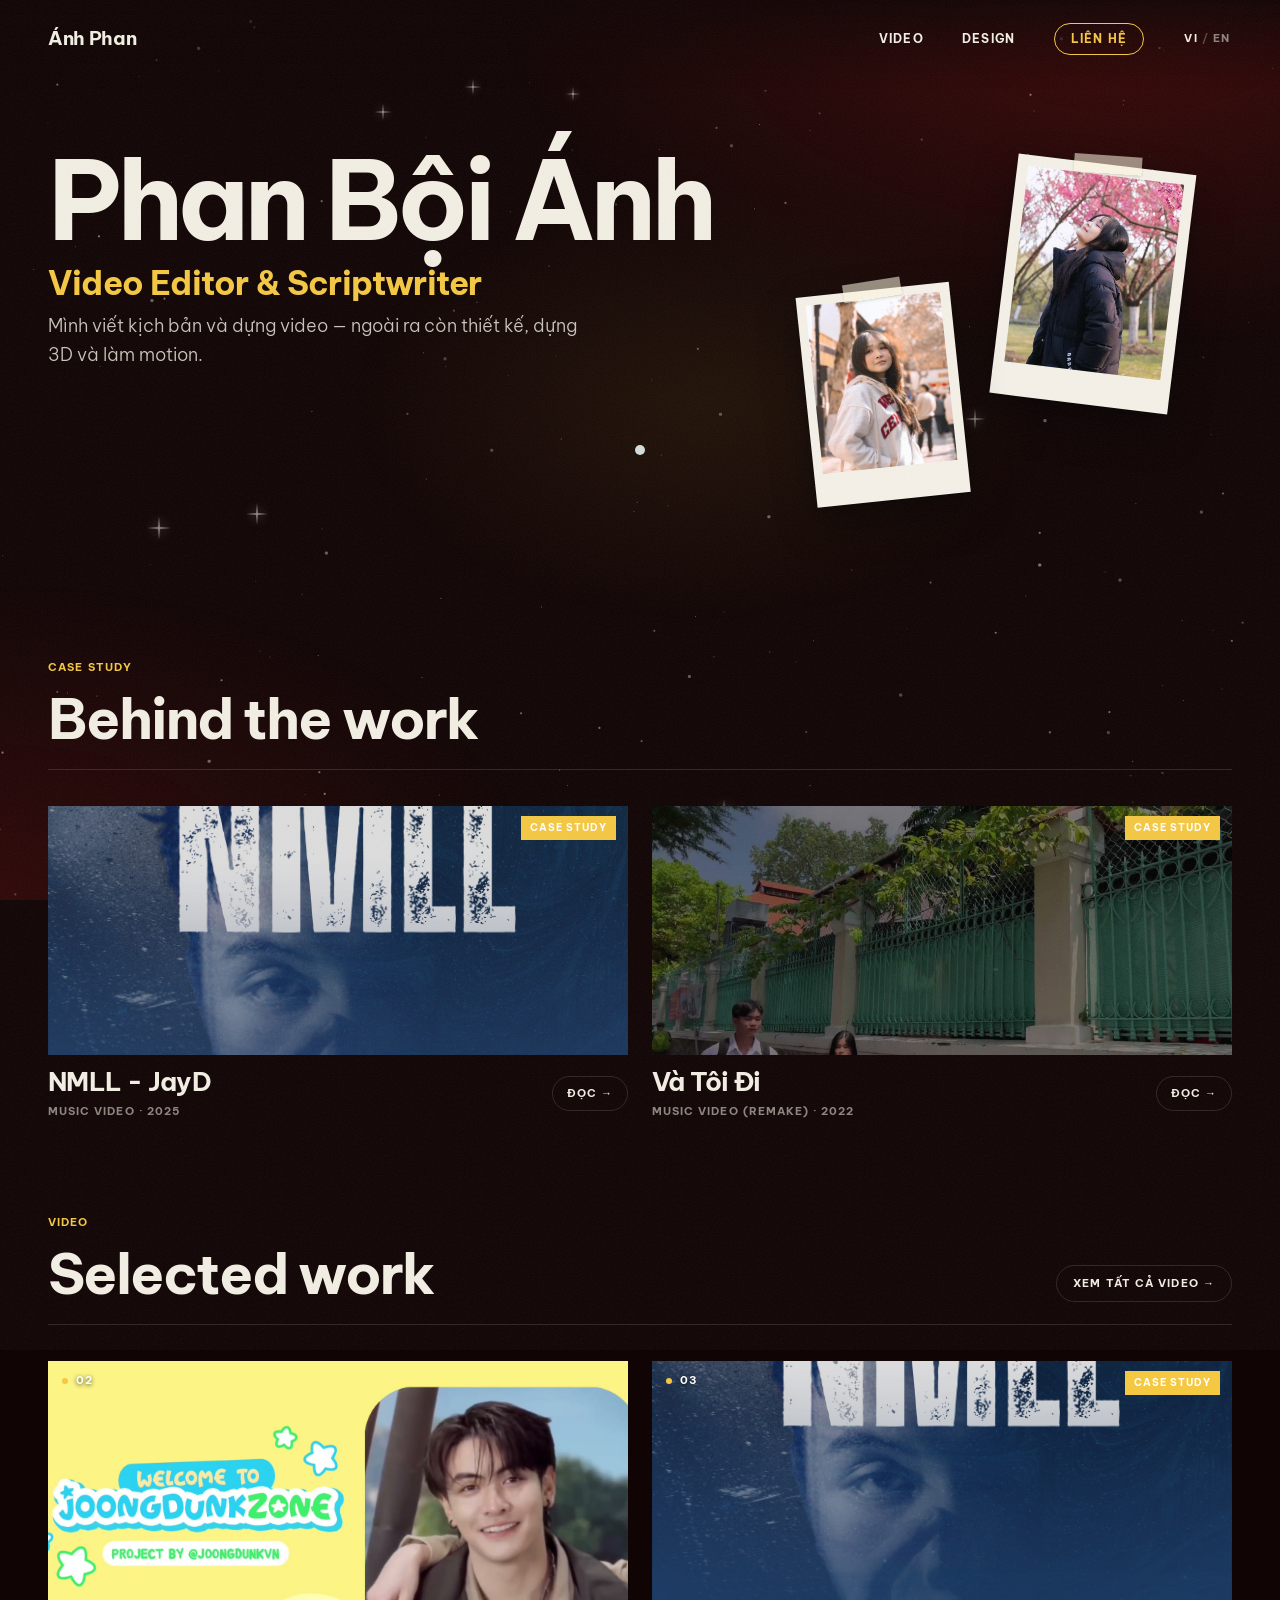
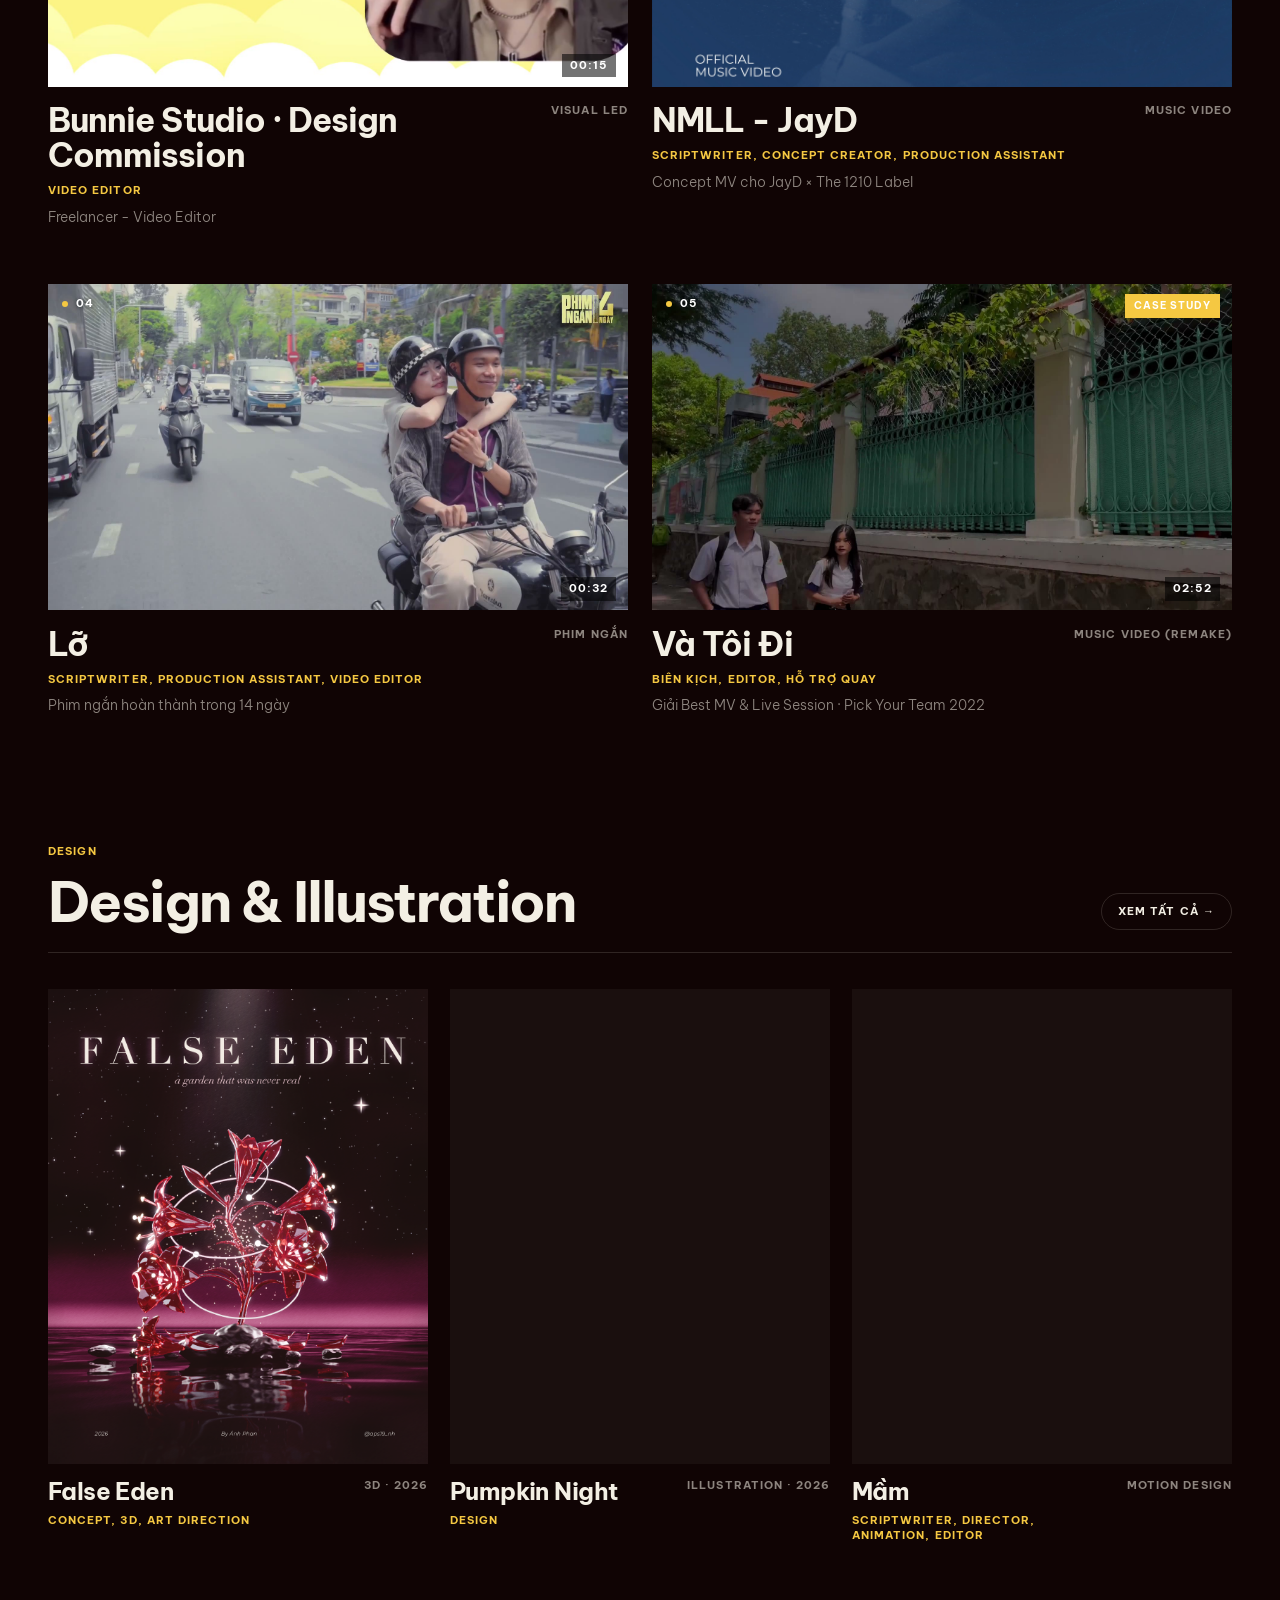
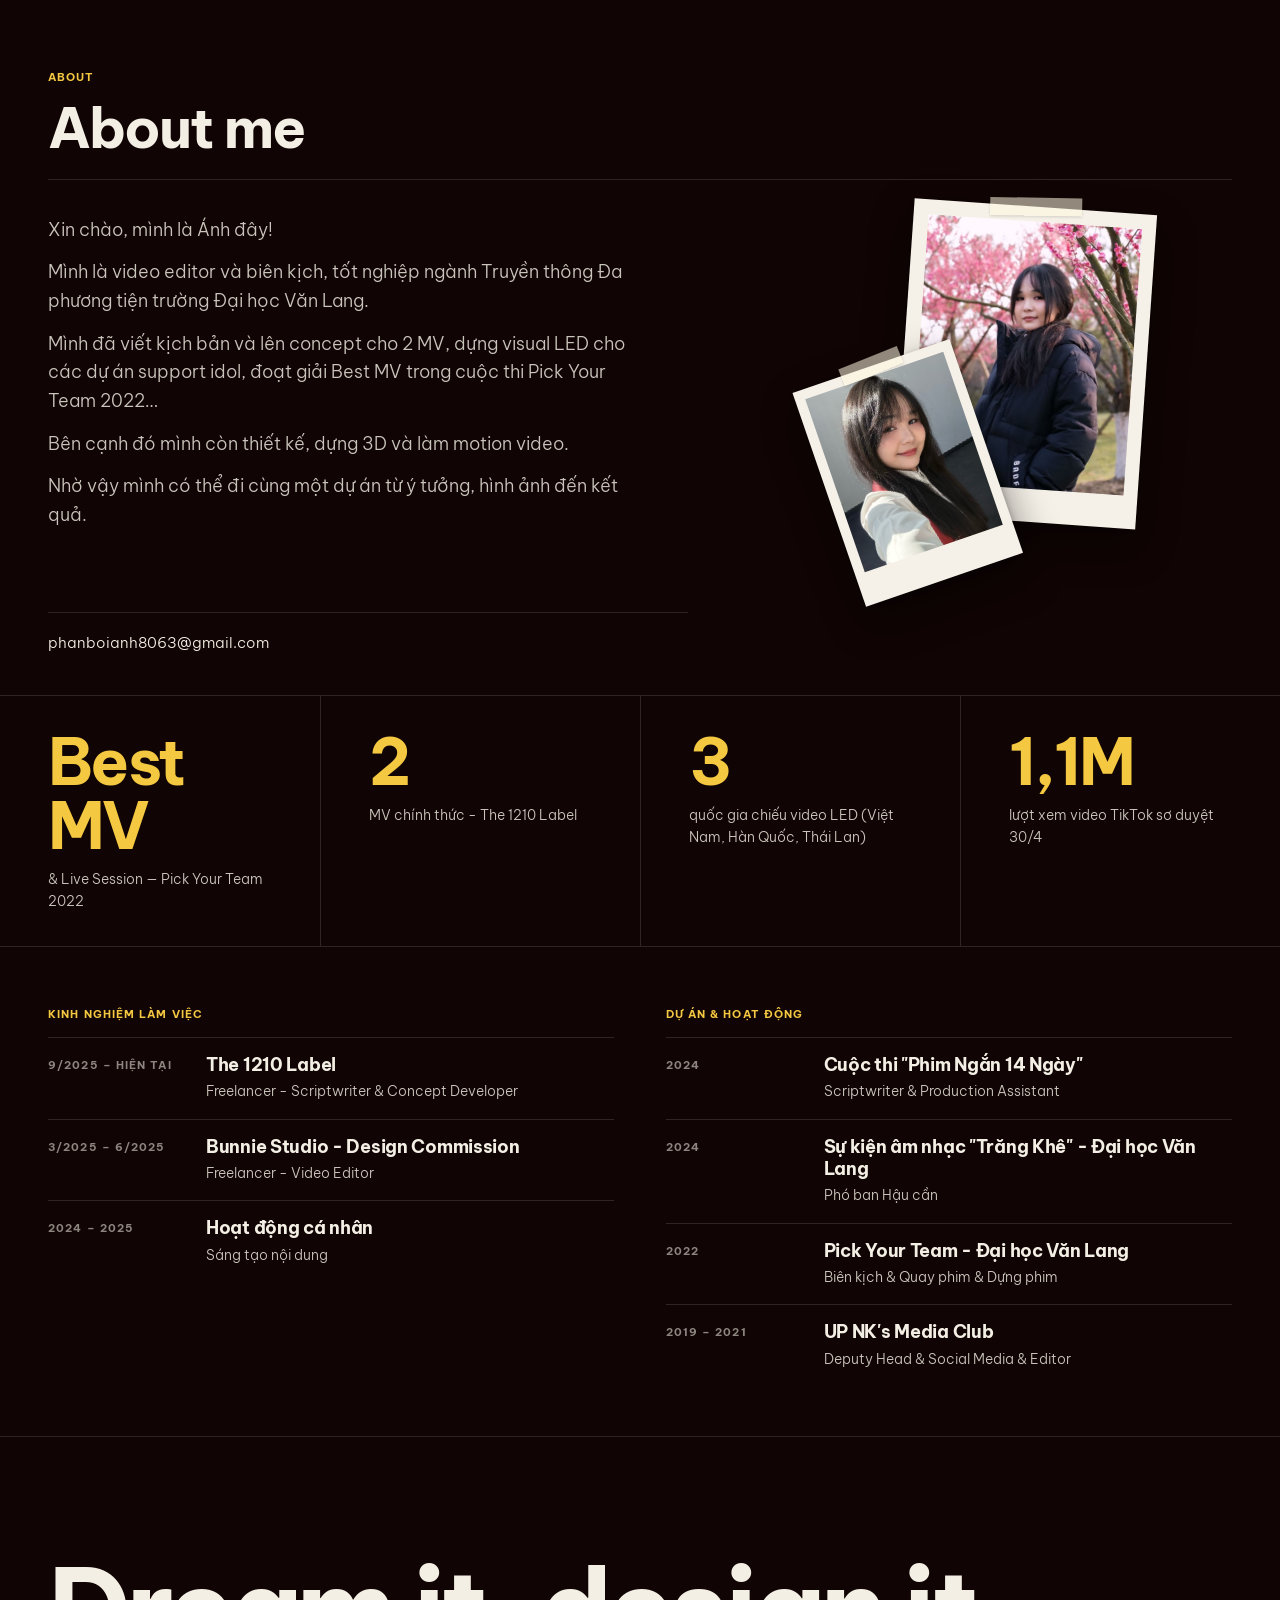
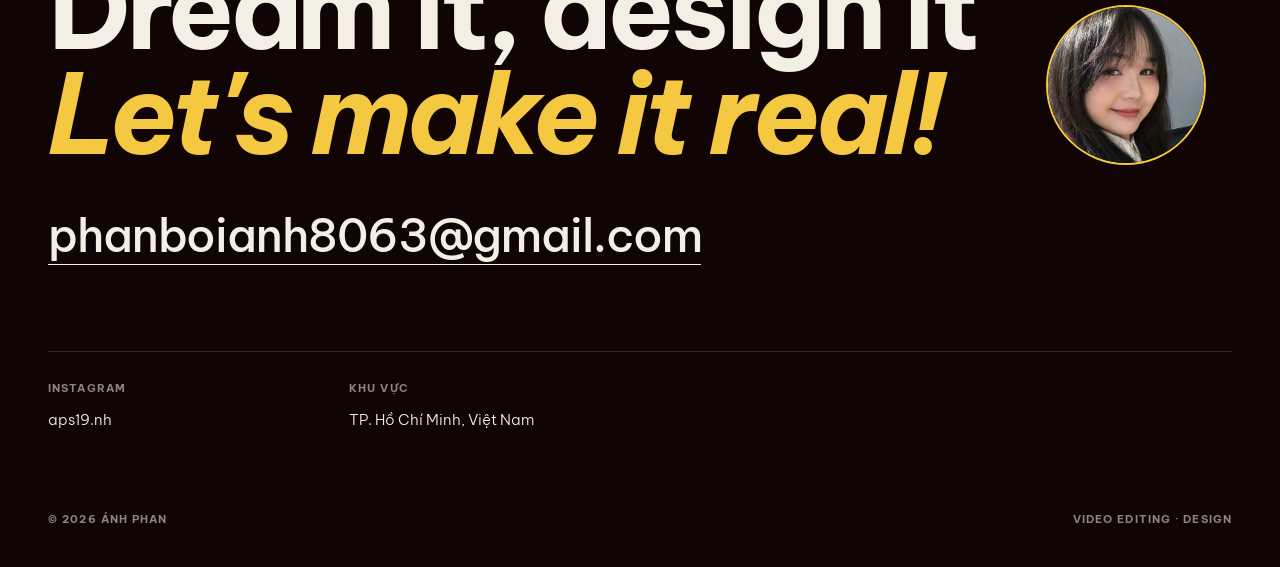
<file: index.html>
<!doctype html>
<html lang="vi" data-site>
<head>
<meta charset="utf-8">
<meta name="viewport" content="width=device-width, initial-scale=1">
<title>Phan Bội Ánh — Video Editor & Scriptwriter</title>
<meta name="description" content="Portfolio của Phan Bội Ánh — Video Editor & Scriptwriter: MV, phim ngắn, video LED, thiết kế và minh hoạ.">
<!-- icon trên tab trình duyệt + ảnh xem trước khi gửi link (Zalo, Messenger, Facebook…) -->
<link rel="icon" href="favicon.svg" type="image/svg+xml">
<meta property="og:type" content="website">
<meta property="og:title" content="Phan Bội Ánh — Video Editor & Scriptwriter">
<meta property="og:description" content="Portfolio của Phan Bội Ánh — Video Editor & Scriptwriter: MV, phim ngắn, video LED, thiết kế và minh hoạ.">
<meta property="og:image" content="https://phanboianh.com/assets/og.jpg">
<meta property="og:image:width" content="1200">
<meta property="og:image:height" content="630">
<meta property="og:url" content="https://phanboianh.com/">
<meta name="twitter:card" content="summary_large_image">
<link rel="preconnect" href="https://fonts.googleapis.com">
<link rel="preconnect" href="https://fonts.gstatic.com" crossorigin>
<link href="https://fonts.googleapis.com/css2?family=Arimo:wght@400;500;600;700&family=Be+Vietnam+Pro:wght@300;400;500&family=Dancing+Script:wght@600&display=swap&subset=vietnamese" rel="stylesheet">
<link rel="stylesheet" href="site.css?v=202611060143">
<!-- nội dung + màu/font chọn trong Trình chỉnh sửa: nạp sớm để trang không bị nháy màu -->
<script src="noi-dung.js?v=202611060143"></script>
<script src="giao-dien.js?v=202611060143"></script>
</head>
<body data-page="home">

<!-- Menu: logo "Ánh Phan" về trang chủ (có phần About) · 2 trang sản phẩm · nút Liên hệ cuộn xuống cuối trang -->
<header class="nav">
  <a href="index.html" class="logo" id="logo"></a>
  <nav>
    <a href="video.html" data-chu="nav_video">Video</a>
    <a href="design.html" data-chu="nav_design">Design</a>
    <a href="#contact" class="nav-cta" data-chu="nav_lienhe" data-en="Contact">Liên hệ</a>
  </nav>
</header>

<!-- TRANG CHỦ: tên to + nghề + ảnh trang trí (kéo thả trong tab "Ảnh trang trí") -->
<section class="vhero" data-deco="home">
  <h1 id="vh-name"><span></span></h1>
  <p class="ab-role" id="vh-role"></p>
  <p class="ab-line" id="vh-line"></p>
</section>

<!-- Showreel (tab "Thông tin & liên hệ" → Showreel): tự chạy không tiếng; chưa có file thì ẩn -->
<section class="reel" id="reel" data-hien="reel" hidden>
  <div class="reel-in">
    <video muted loop playsinline autoplay preload="auto"></video>
    <button class="reel-btn mono" type="button"><span>▶</span><em data-chu="reel_nut" data-en="Watch with sound">Xem showreel có tiếng</em></button>
  </div>
</section>

<!-- Case study: video nào có viết case study (tab Video → ô "Case study") hiện thành thẻ nhỏ, xếp cạnh nhau -->
<section class="home-sec cs-sec" id="cases" data-hien="cases" hidden>
  <div class="home-head" data-reveal>
    <div><span class="mono kick" data-chu="cs_nhan">Case study</span><h2 data-chu="cs_tieude">Behind the work</h2></div>
  </div>
  <div class="cases" id="case-list"></div>
</section>

<!-- Video nổi bật (tick "Nổi bật ở trang chủ" trong Trình chỉnh sửa) -->
<section class="home-sec" data-sec="video" data-hien="video">
  <div class="home-head" data-reveal>
    <div><span class="mono kick" data-chu="vid_nhan">Video</span><h2 data-chu="vid_tieude">Selected work</h2></div>
    <a class="mono more" href="video.html" data-chu="vid_xem" data-en="All videos →">Xem tất cả video →</a>
  </div>
  <div class="vgrid" id="vgrid"></div>
</section>

<section class="home-sec" data-sec="design" data-hien="design">
  <div class="home-head" data-reveal>
    <div><span class="mono kick" data-chu="des_nhan">Design</span><h2 data-chu="des_tieude">Design &amp; Illustration</h2></div>
    <a class="mono more" href="design.html" data-chu="des_xem" data-en="See all →">Xem tất cả →</a>
  </div>
  <div class="dgrid" id="dgrid"></div>
</section>

<!-- ABOUT: toàn bộ thông tin kiểu CV nằm ngay trong trang chủ (nội dung ở tab "About me"; ảnh ở tab "Ảnh trang trí" → vùng About) -->
<section class="home-sec" id="about" data-hien="about">
  <!-- phần đầu About: tiêu đề, giới thiệu, liên hệ + ảnh trang trí vùng "About" -->
  <div class="about-top" data-deco="about">
    <div class="home-head" data-reveal>
      <div><span class="mono kick" data-chu="ab_nhan">About</span><h2 data-chu="ab_tieude">About me</h2></div>
      <a class="mono more cv-btn" id="cv-top" target="_blank" rel="noopener" hidden data-chu="ab_cv" data-en="Download CV (PDF) ↓">Tải CV (PDF) ↓</a>
    </div>
    <div class="home-about" id="ab-sum" data-reveal></div>
    <div class="ab-contact home-contact" id="ab-contact" data-reveal></div>
  </div>
  <div class="ab-nums" id="ab-nums"></div>
  <!-- Kinh nghiệm dạng gọn: thời gian · nơi làm · vai trò (chi tiết nằm trong file CV) -->
  <div class="xp-wrap">
    <div class="xp-col" data-reveal><h3 class="mono xp-h" data-chu="ab_kinhnghiem" data-en="Experience">Kinh nghiệm làm việc</h3><div id="ab-exp"></div></div>
    <div class="xp-col" data-reveal><h3 class="mono xp-h" data-chu="ab_hoatdong" data-en="Projects &amp; activities">Dự án &amp; hoạt động</h3><div id="ab-act"></div></div>
  </div>
  <div class="cv-cta" id="cv-cta" data-reveal hidden>
    <p data-chu="ab_cv_ghichu" data-en="Skills, tools, education and full job descriptions are in my CV.">Kỹ năng, công cụ, học vấn và mô tả công việc chi tiết có trong CV.</p>
    <a class="p-link mono" id="cv-bottom" target="_blank" rel="noopener" data-chu="ab_cv_day_du" data-en="Download full CV (PDF) ↓">Tải CV đầy đủ (PDF) ↓</a>
  </div>
</section>

<!-- Liên hệ (cuối mọi trang) -->
<section id="contact" data-deco="contact">
  <h2 class="big" data-reveal><span id="c1"></span><br><em id="c2"></em></h2>
  <a class="mail" id="mail" data-reveal></a>
  <div class="links" id="links" data-reveal></div>
  <footer class="site mono"><span id="copy"></span><span data-chu="chan_trang">Video editing · Design</span></footer>
</section>

<div class="cursor" id="cursor"><b>XEM</b></div>

<script src="site.js?v=202611060143"></script>
</body>
</html>
</file>
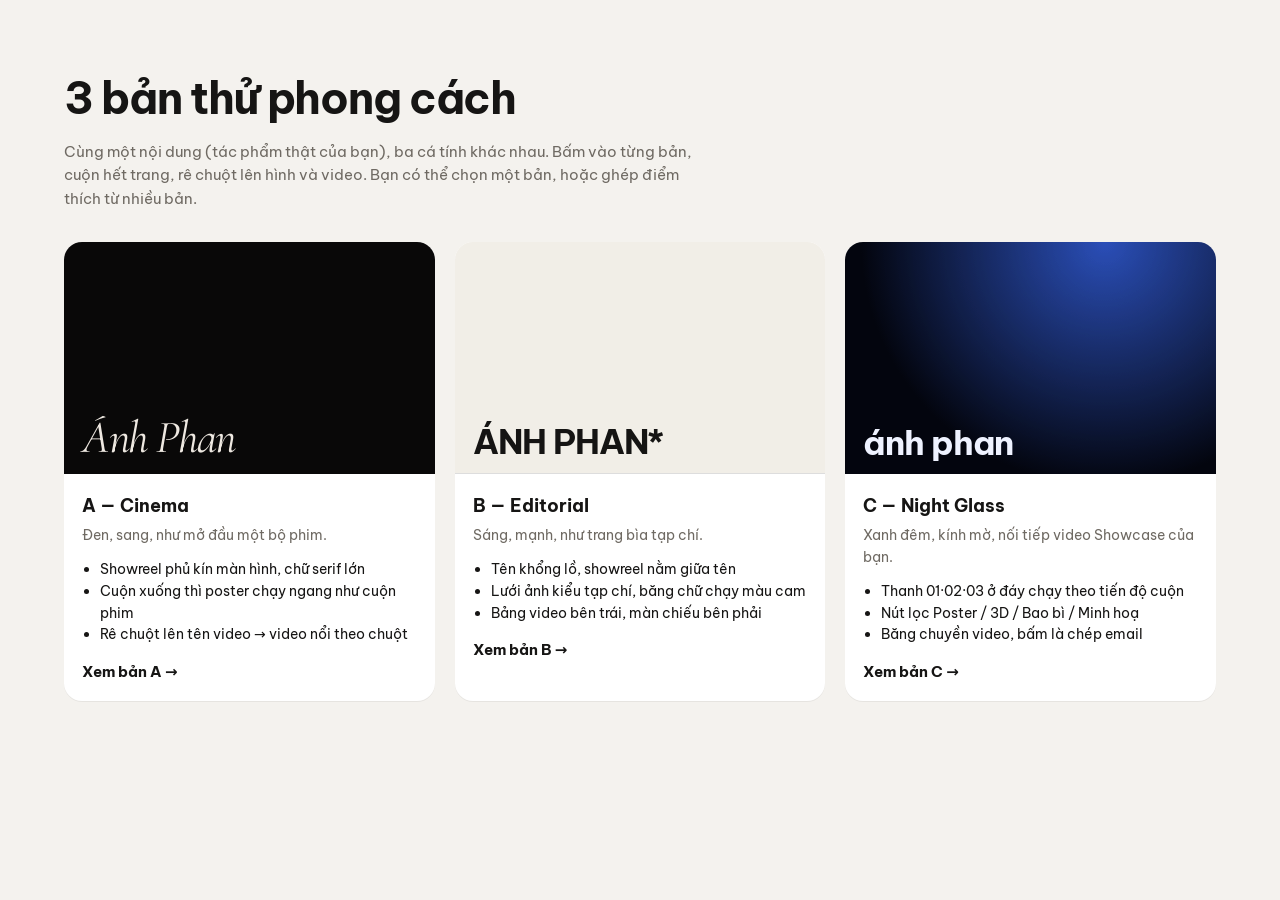
<file: style-tests/index.html>
<!doctype html>
<html lang="vi">
<head>
<meta charset="utf-8">
<meta name="viewport" content="width=device-width, initial-scale=1">
<title>Chọn phong cách</title>
<link href="https://fonts.googleapis.com/css2?family=Be+Vietnam+Pro:wght@400;500;700&family=Cormorant+Garamond:ital@1&display=swap&subset=vietnamese" rel="stylesheet">
<style>
  /* Trang tổng: so sánh 3 bản thử phong cách */
  :root { --bg: #f4f2ee; --ink: #161514; --mute: #6f6a63; }
  * { box-sizing: border-box; margin: 0; padding: 0; }
  body { background: var(--bg); color: var(--ink); font: 400 15px/1.55 'Be Vietnam Pro', system-ui, sans-serif; padding: clamp(20px, 5vw, 64px) clamp(16px, 5vw, 64px); }
  h1 { font-size: clamp(28px, 4vw, 44px); letter-spacing: -.03em; }
  .sub { color: var(--mute); margin: 8px 0 32px; max-width: 640px; }
  .grid { display: grid; grid-template-columns: repeat(3, 1fr); gap: 20px; }
  a.card { display: block; color: inherit; text-decoration: none; border-radius: 18px; overflow: hidden; background: #fff; box-shadow: 0 1px 0 rgba(0, 0, 0, .06); transition: transform .3s, box-shadow .3s; }
  a.card:hover { transform: translateY(-4px); box-shadow: 0 18px 40px rgba(0, 0, 0, .12); }
  .sw { aspect-ratio: 16/10; position: relative; overflow: hidden; }
  .sw video { width: 100%; height: 100%; object-fit: cover; opacity: .55; }
  .sw b { position: absolute; left: 18px; bottom: 14px; font-size: 34px; line-height: 1; letter-spacing: -.03em; }
  .a .sw { background: #0a0909; color: #eee8e1; } .a .sw b { font: italic 400 46px/1 'Cormorant Garamond', Georgia, serif; }
  .b .sw { background: #f1eee7; color: #151413; border-bottom: 1px solid #ddd; } .b .sw b { font-weight: 700; text-transform: uppercase; } .b .sw video { opacity: .9; height: 46%; position: absolute; top: 18px; left: 18px; right: 18px; width: calc(100% - 36px); border-radius: 99px; }
  .c .sw { background: radial-gradient(circle at 70% 0, #2b4fb8, #04060f 70%); color: #eef2ff; }
  .info { padding: 18px; }
  .info h2 { font-size: 18px; }
  .info p { color: var(--mute); font-size: 14px; margin-top: 6px; }
  .info ul { margin: 12px 0 0 18px; font-size: 14px; }
  .go { display: inline-block; margin-top: 14px; font-weight: 700; }
  @media (max-width: 860px) { .grid { grid-template-columns: 1fr; } }
</style>
</head>
<body>
  <h1>3 bản thử phong cách</h1>
  <p class="sub">Cùng một nội dung (tác phẩm thật của bạn), ba cá tính khác nhau. Bấm vào từng bản, cuộn hết trang, rê chuột lên hình và video. Bạn có thể chọn một bản, hoặc ghép điểm thích từ nhiều bản.</p>
  <div class="grid">
    <a class="card a" href="a-cinema.html">
      <div class="sw"><video src="../assets/video/p-lily-orbit.mp4" autoplay muted loop playsinline></video><b>Ánh Phan</b></div>
      <div class="info"><h2>A — Cinema</h2><p>Đen, sang, như mở đầu một bộ phim.</p>
        <ul><li>Showreel phủ kín màn hình, chữ serif lớn</li><li>Cuộn xuống thì poster chạy ngang như cuộn phim</li><li>Rê chuột lên tên video → video nổi theo chuột</li></ul>
        <span class="go">Xem bản A →</span></div>
    </a>
    <a class="card b" href="b-editorial.html">
      <div class="sw"><video src="../assets/video/p-apstudio.mp4" autoplay muted loop playsinline></video><b>Ánh Phan*</b></div>
      <div class="info"><h2>B — Editorial</h2><p>Sáng, mạnh, như trang bìa tạp chí.</p>
        <ul><li>Tên khổng lồ, showreel nằm giữa tên</li><li>Lưới ảnh kiểu tạp chí, băng chữ chạy màu cam</li><li>Bảng video bên trái, màn chiếu bên phải</li></ul>
        <span class="go">Xem bản B →</span></div>
    </a>
    <a class="card c" href="c-night.html">
      <div class="sw"><video src="../assets/video/p-annie.mp4" autoplay muted loop playsinline></video><b>ánh phan</b></div>
      <div class="info"><h2>C — Night Glass</h2><p>Xanh đêm, kính mờ, nối tiếp video Showcase của bạn.</p>
        <ul><li>Thanh 01·02·03 ở đáy chạy theo tiến độ cuộn</li><li>Nút lọc Poster / 3D / Bao bì / Minh hoạ</li><li>Băng chuyền video, bấm là chép email</li></ul>
        <span class="go">Xem bản C →</span></div>
    </a>
  </div>
</body>
</html>
</file>
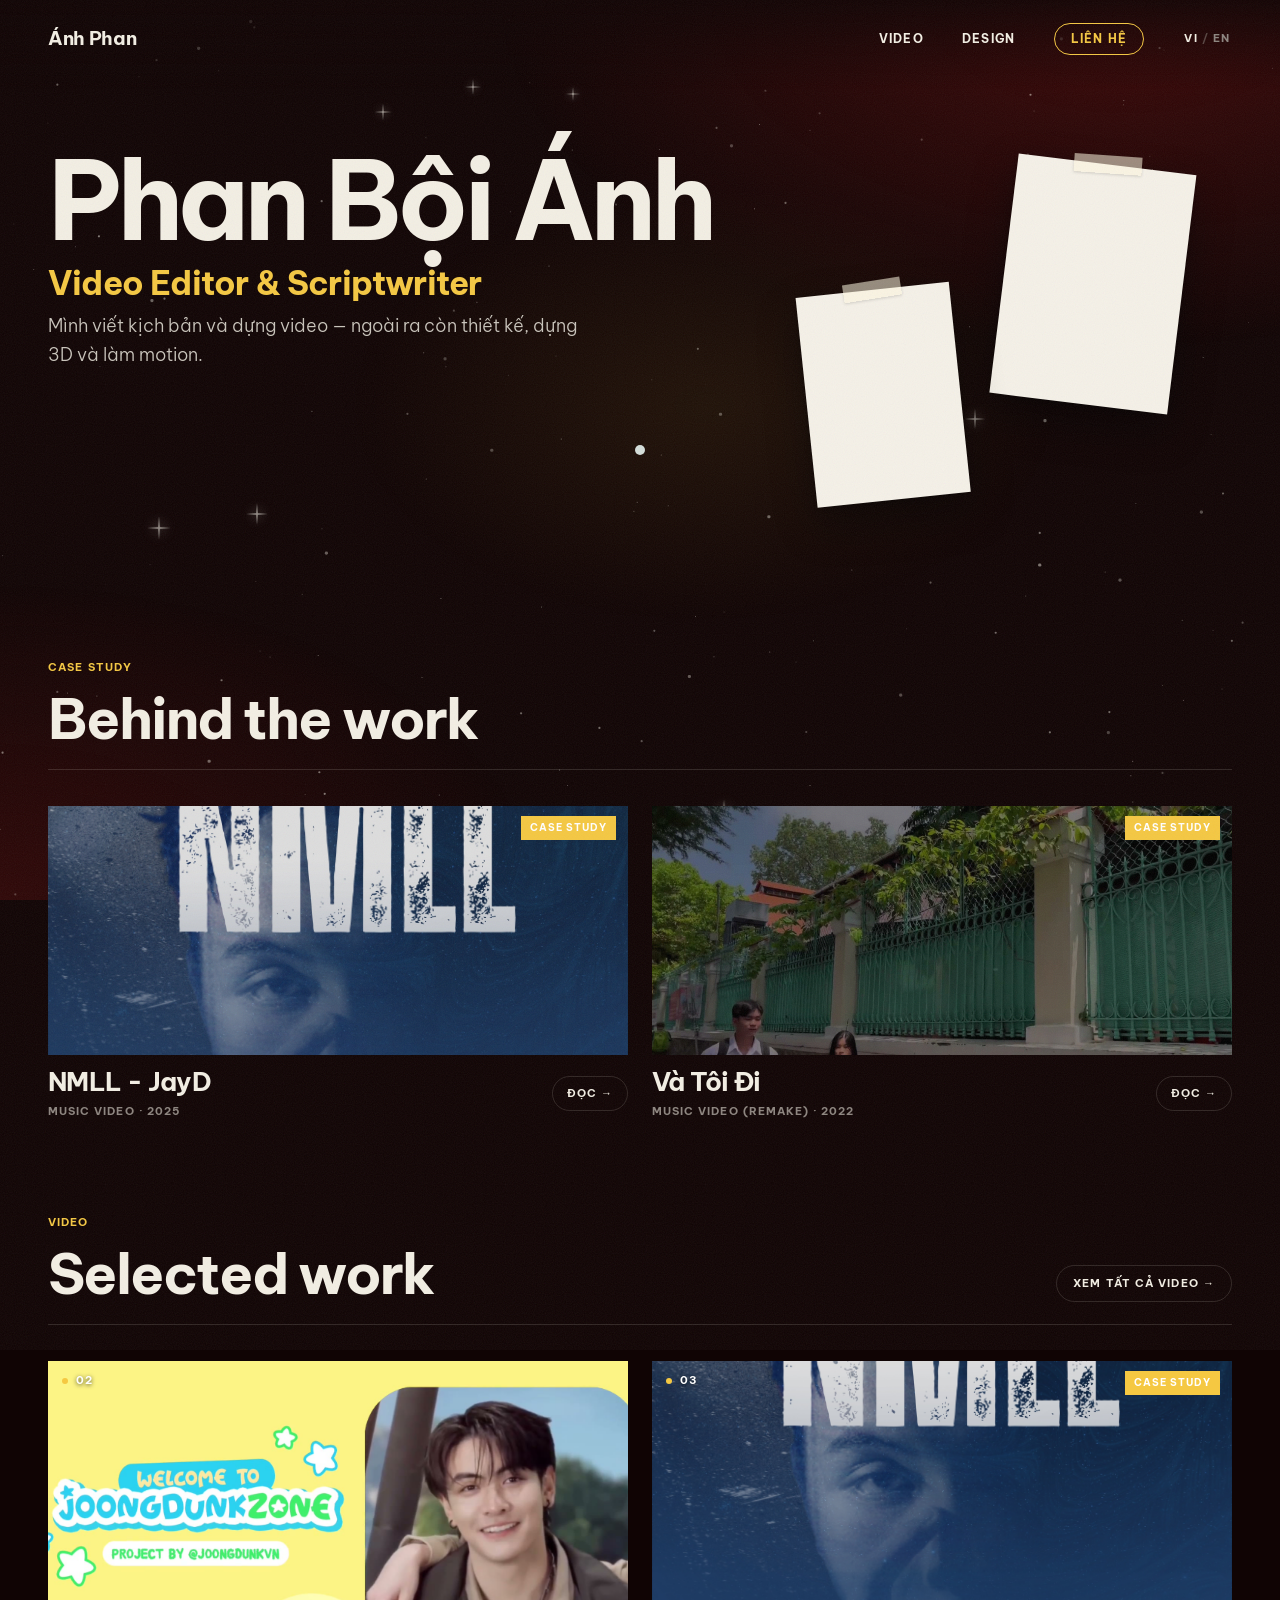
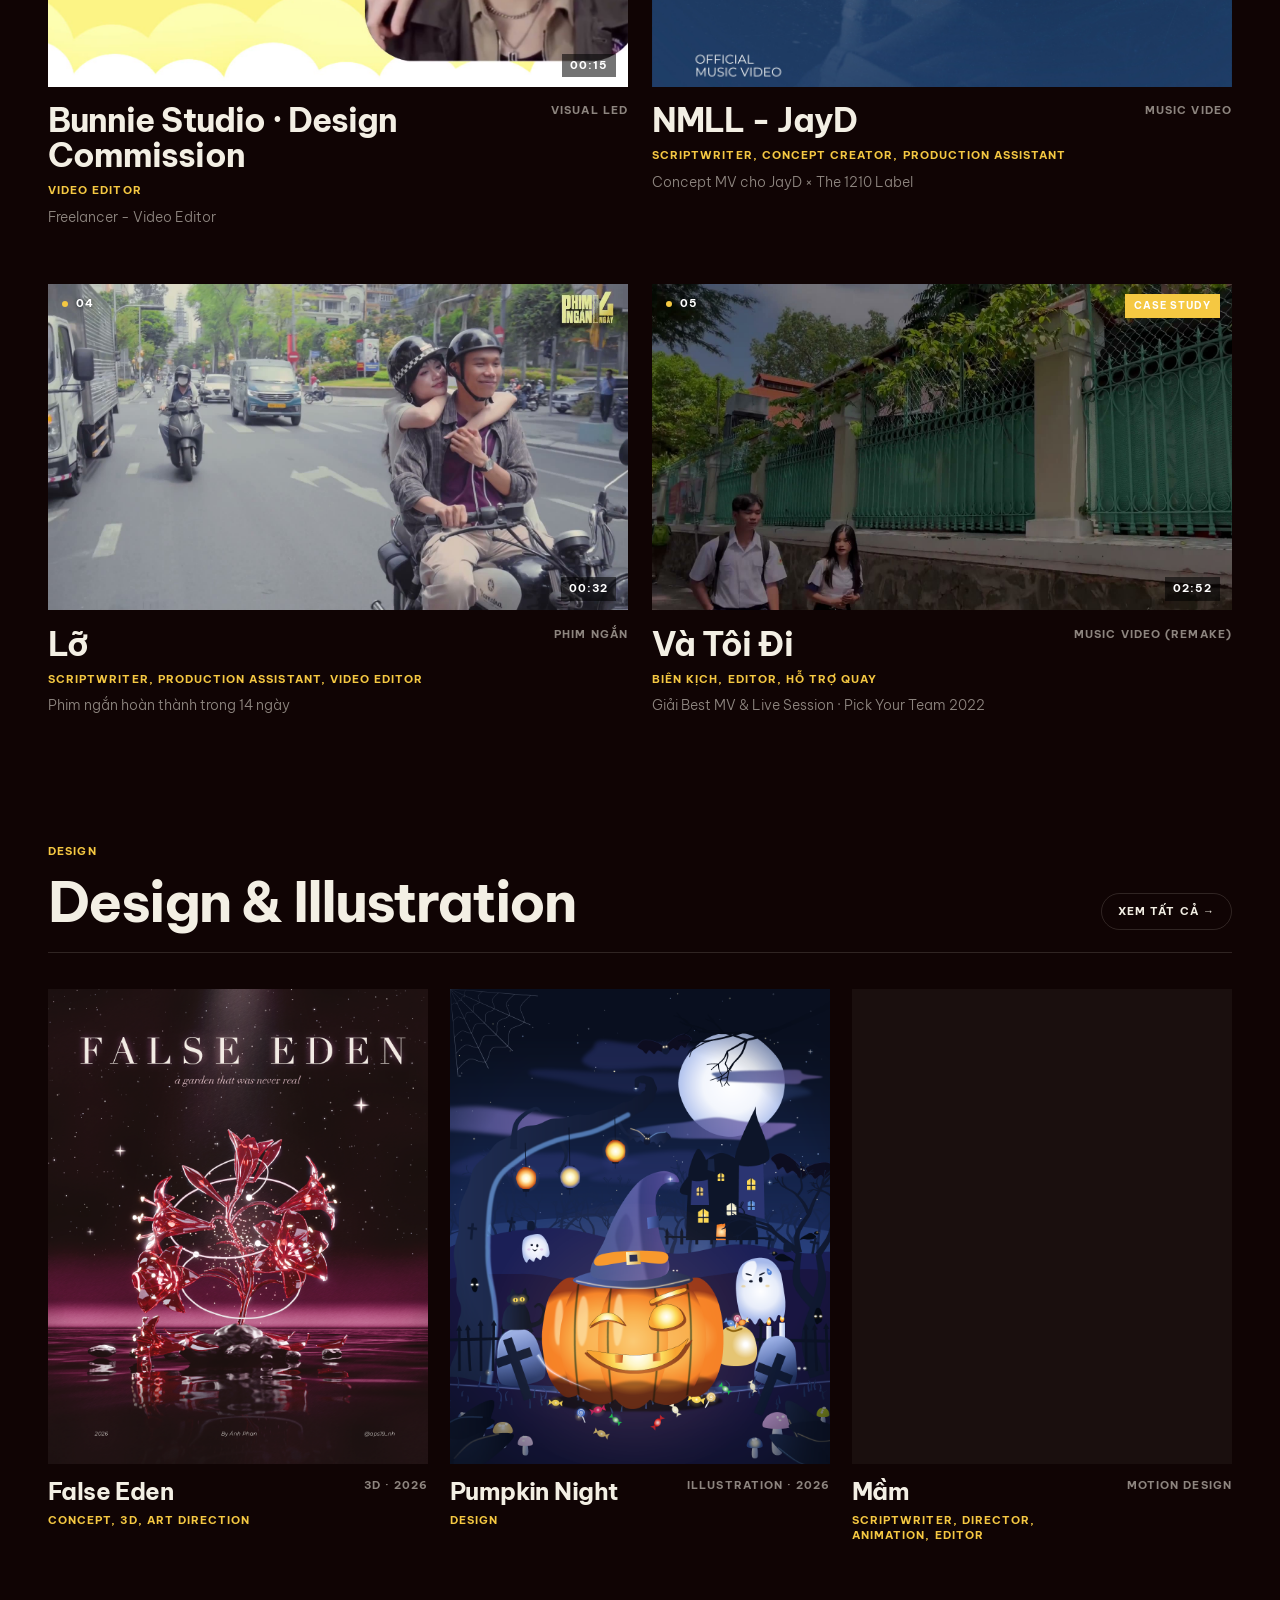
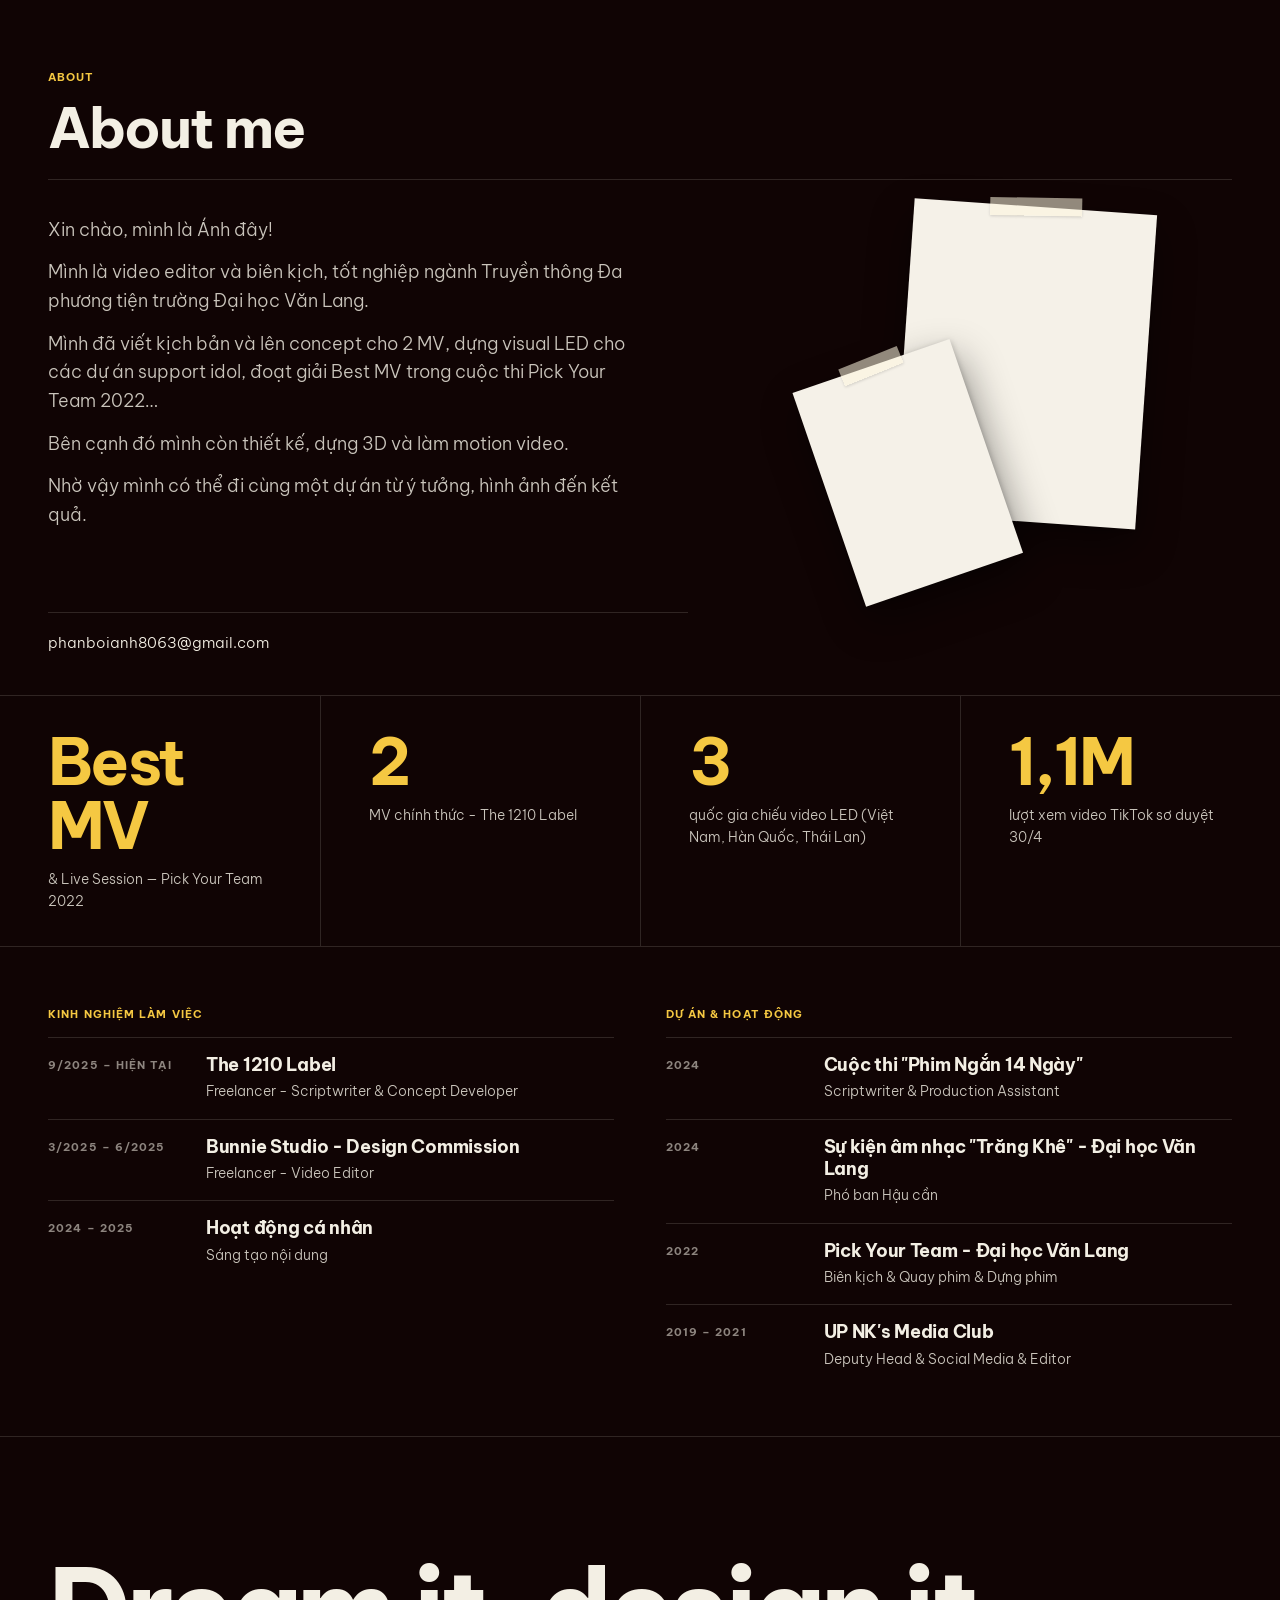
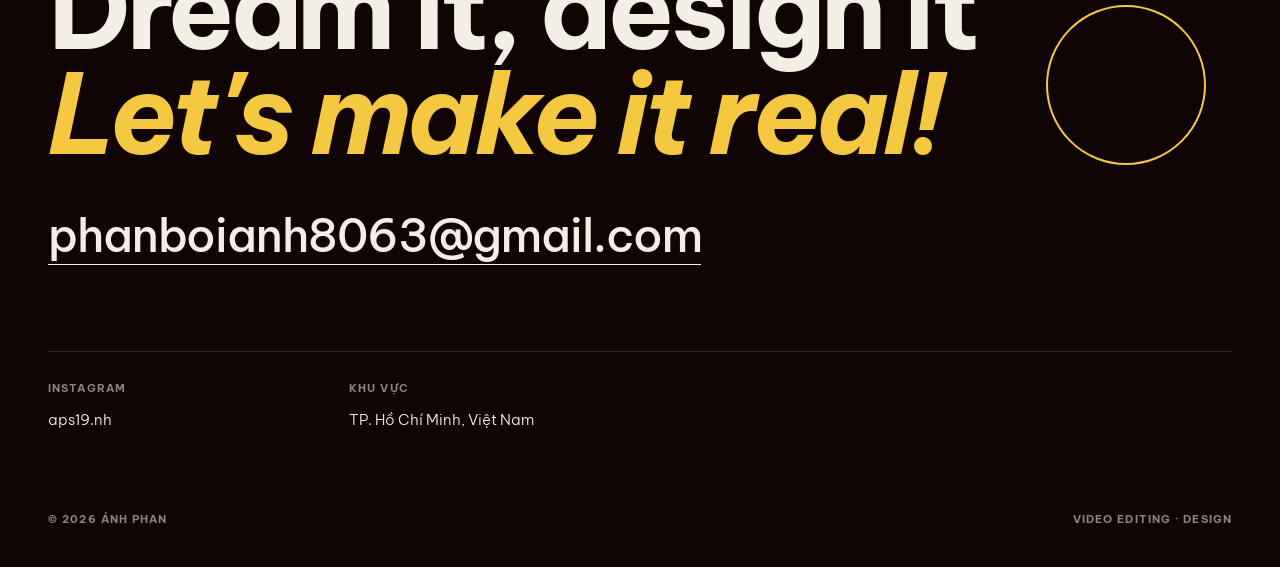
<file: about.html>
<!doctype html>
<meta charset="utf-8">
<title>About — Phan Bội Ánh</title>
<!-- Trang About đã gộp vào trang chủ (index.html#about) -->
<script>location.replace('index.html#about')</script>
<a href="index.html#about">Mở phần About</a>
</file>
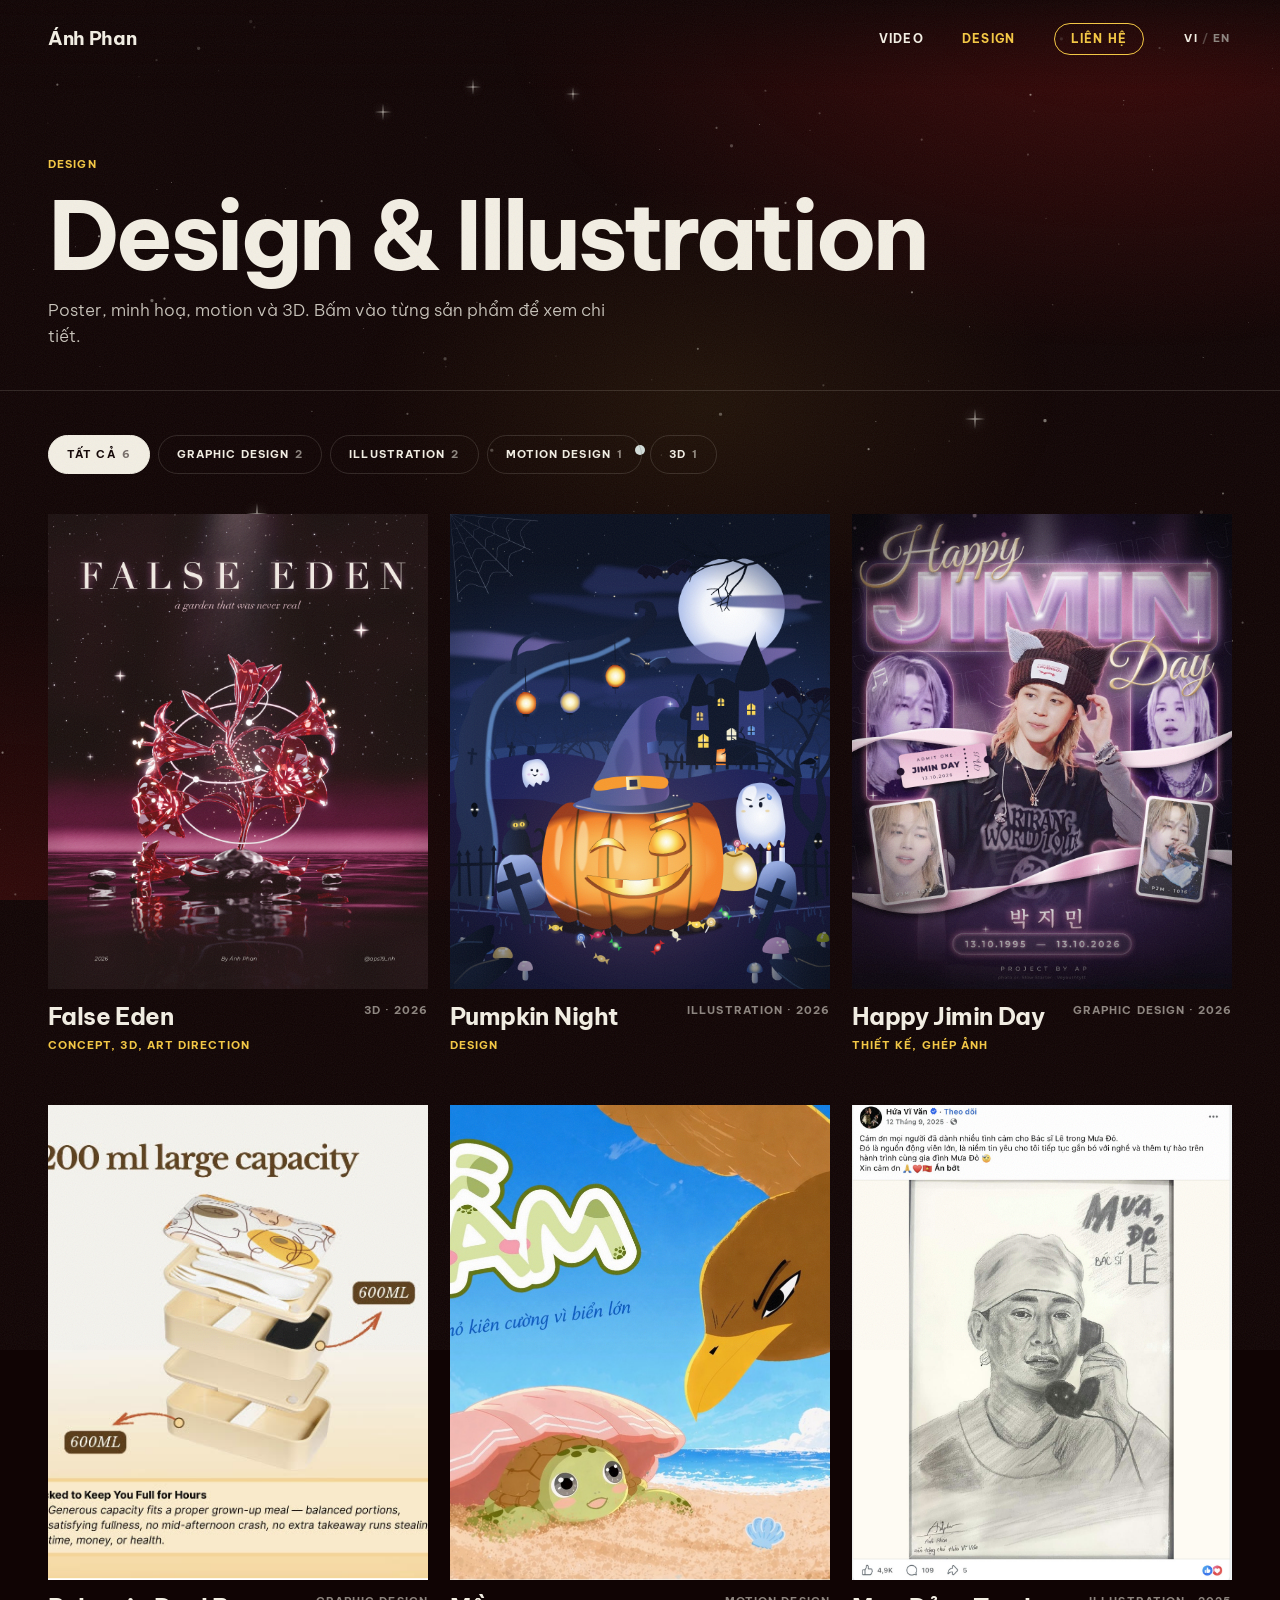
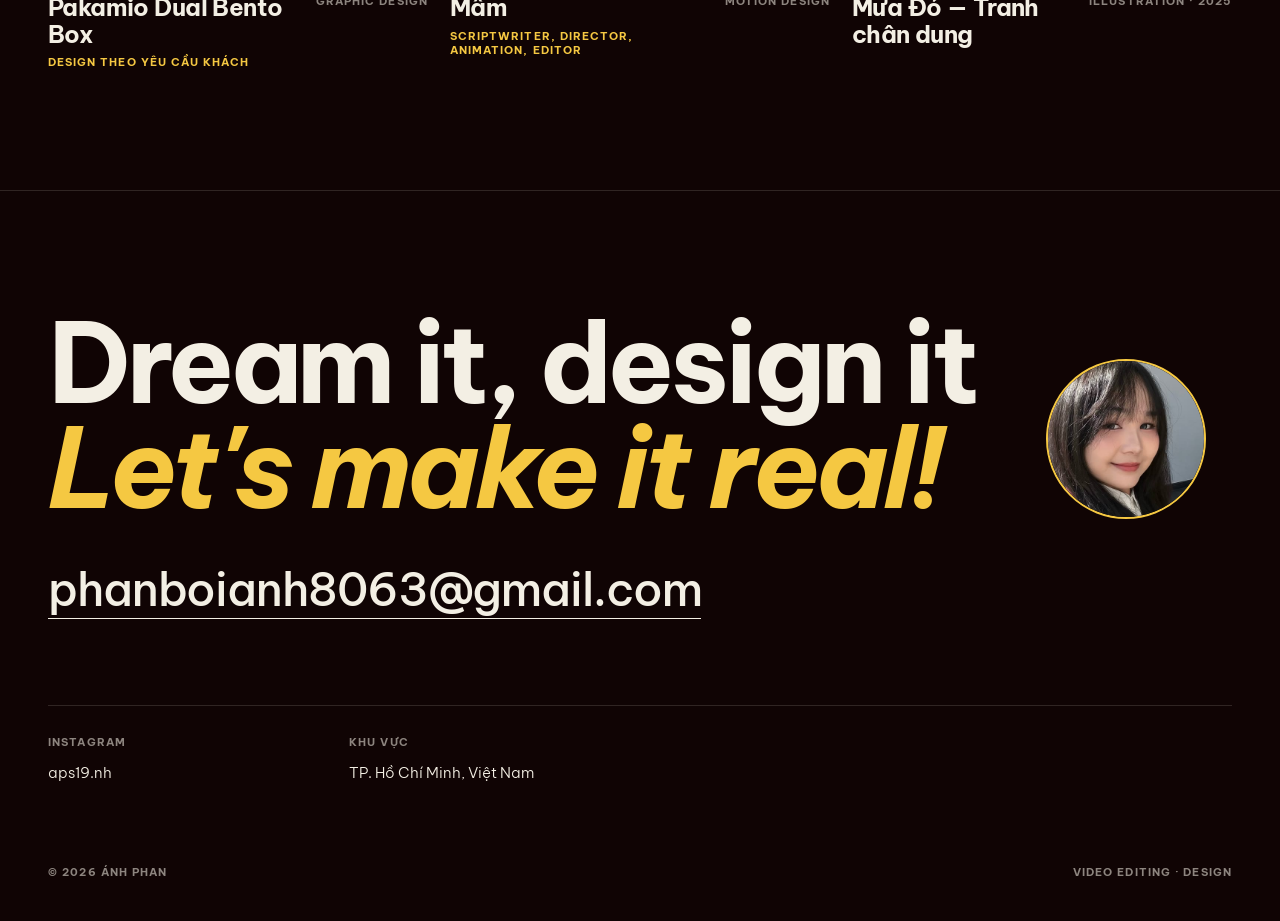
<file: design.html>
<!doctype html>
<html lang="vi" data-site>
<head>
<meta charset="utf-8">
<meta name="viewport" content="width=device-width, initial-scale=1">
<title>Design — Phan Bội Ánh</title>
<meta name="description" content="Portfolio của Phan Bội Ánh — Video Editor & Scriptwriter: MV, phim ngắn, video LED, thiết kế và minh hoạ.">
<!-- icon trên tab trình duyệt + ảnh xem trước khi gửi link (Zalo, Messenger, Facebook…) -->
<link rel="icon" href="favicon.svg" type="image/svg+xml">
<meta property="og:type" content="website">
<meta property="og:title" content="Design — Phan Bội Ánh">
<meta property="og:description" content="Portfolio của Phan Bội Ánh — Video Editor & Scriptwriter: MV, phim ngắn, video LED, thiết kế và minh hoạ.">
<meta property="og:image" content="https://phanboianh.com/assets/og.jpg">
<meta property="og:image:width" content="1200">
<meta property="og:image:height" content="630">
<meta property="og:url" content="https://phanboianh.com/design.html">
<meta name="twitter:card" content="summary_large_image">
<link rel="preconnect" href="https://fonts.googleapis.com">
<link rel="preconnect" href="https://fonts.gstatic.com" crossorigin>
<link href="https://fonts.googleapis.com/css2?family=Arimo:wght@400;500;600;700&family=Be+Vietnam+Pro:wght@300;400;500&family=Dancing+Script:wght@600&display=swap&subset=vietnamese" rel="stylesheet">
<link rel="stylesheet" href="site.css?v=202611060143">
<!-- nội dung + màu/font chọn trong Trình chỉnh sửa: nạp sớm để trang không bị nháy màu -->
<script src="noi-dung.js?v=202611060143"></script>
<script src="giao-dien.js?v=202611060143"></script>
</head>
<body data-page="design">

<!-- Menu: logo "Ánh Phan" về trang chủ (có phần About) · 2 trang sản phẩm · nút Liên hệ cuộn xuống cuối trang -->
<header class="nav">
  <a href="index.html" class="logo" id="logo"></a>
  <nav>
    <a href="video.html" data-chu="nav_video">Video</a>
    <a href="design.html" class="on" data-chu="nav_design">Design</a>
    <a href="#contact" class="nav-cta" data-chu="nav_lienhe" data-en="Contact">Liên hệ</a>
  </nav>
</header>

<!-- Đầu trang con: dùng chung một khuôn cho Video · Design · About -->
<header class="page-head" data-reveal>
  <span class="mono kick" data-chu="dp_nhan">Design</span>
  <h1 data-chu="dp_tieude">Design &amp; Illustration</h1>
  <p data-chu="dp_mota" data-en="Posters, illustration, motion and 3D. Click a piece to see the details.">Poster, minh hoạ, motion và 3D. Bấm vào từng sản phẩm để xem chi tiết.</p>
</header>

<!-- Tất cả sản phẩm Design trong một lưới; nút lọc theo mảng ở trên -->
<section id="design">
  <nav class="dfilter mono" id="dfilter" aria-label="Lọc theo mảng"></nav>
  <div class="dgrid" id="dgrid"></div>
</section>

<!-- Liên hệ (cuối mọi trang) -->
<section id="contact" data-deco="contact">
  <h2 class="big" data-reveal><span id="c1"></span><br><em id="c2"></em></h2>
  <a class="mail" id="mail" data-reveal></a>
  <div class="links" id="links" data-reveal></div>
  <footer class="site mono"><span id="copy"></span><span data-chu="chan_trang">Video editing · Design</span></footer>
</section>

<!-- Bảng chi tiết sản phẩm -->
<div class="panel" id="panel" role="dialog" aria-modal="true" aria-label="Chi tiết sản phẩm">
  <div class="p-top"><span class="mono" id="p-where"></span><button class="p-close mono" id="p-close"><span data-chu="nut_dong" data-en="Close">Đóng</span> <b>×</b></button></div>
  <div id="p-content"></div>
</div>

<div class="cursor" id="cursor"><b>XEM</b></div>

<script src="site.js?v=202611060143"></script>
</body>
</html>
</file>
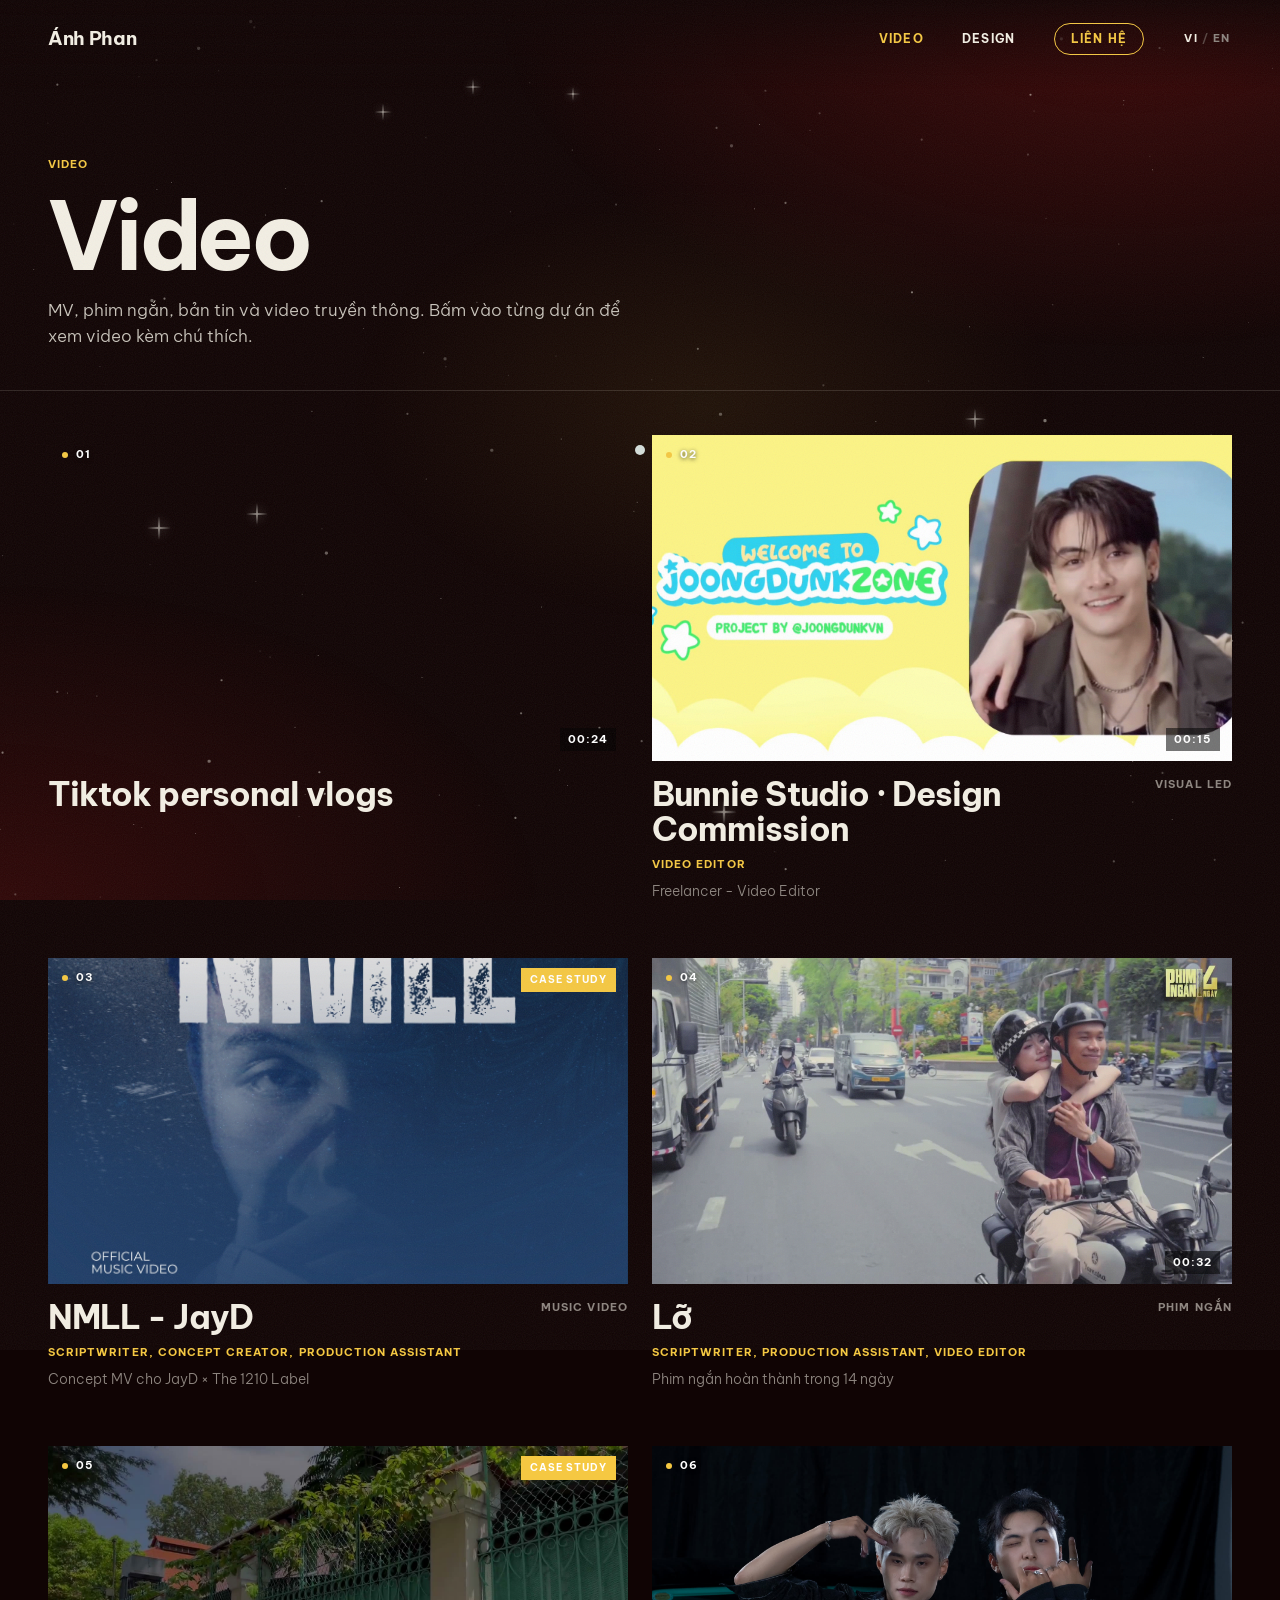
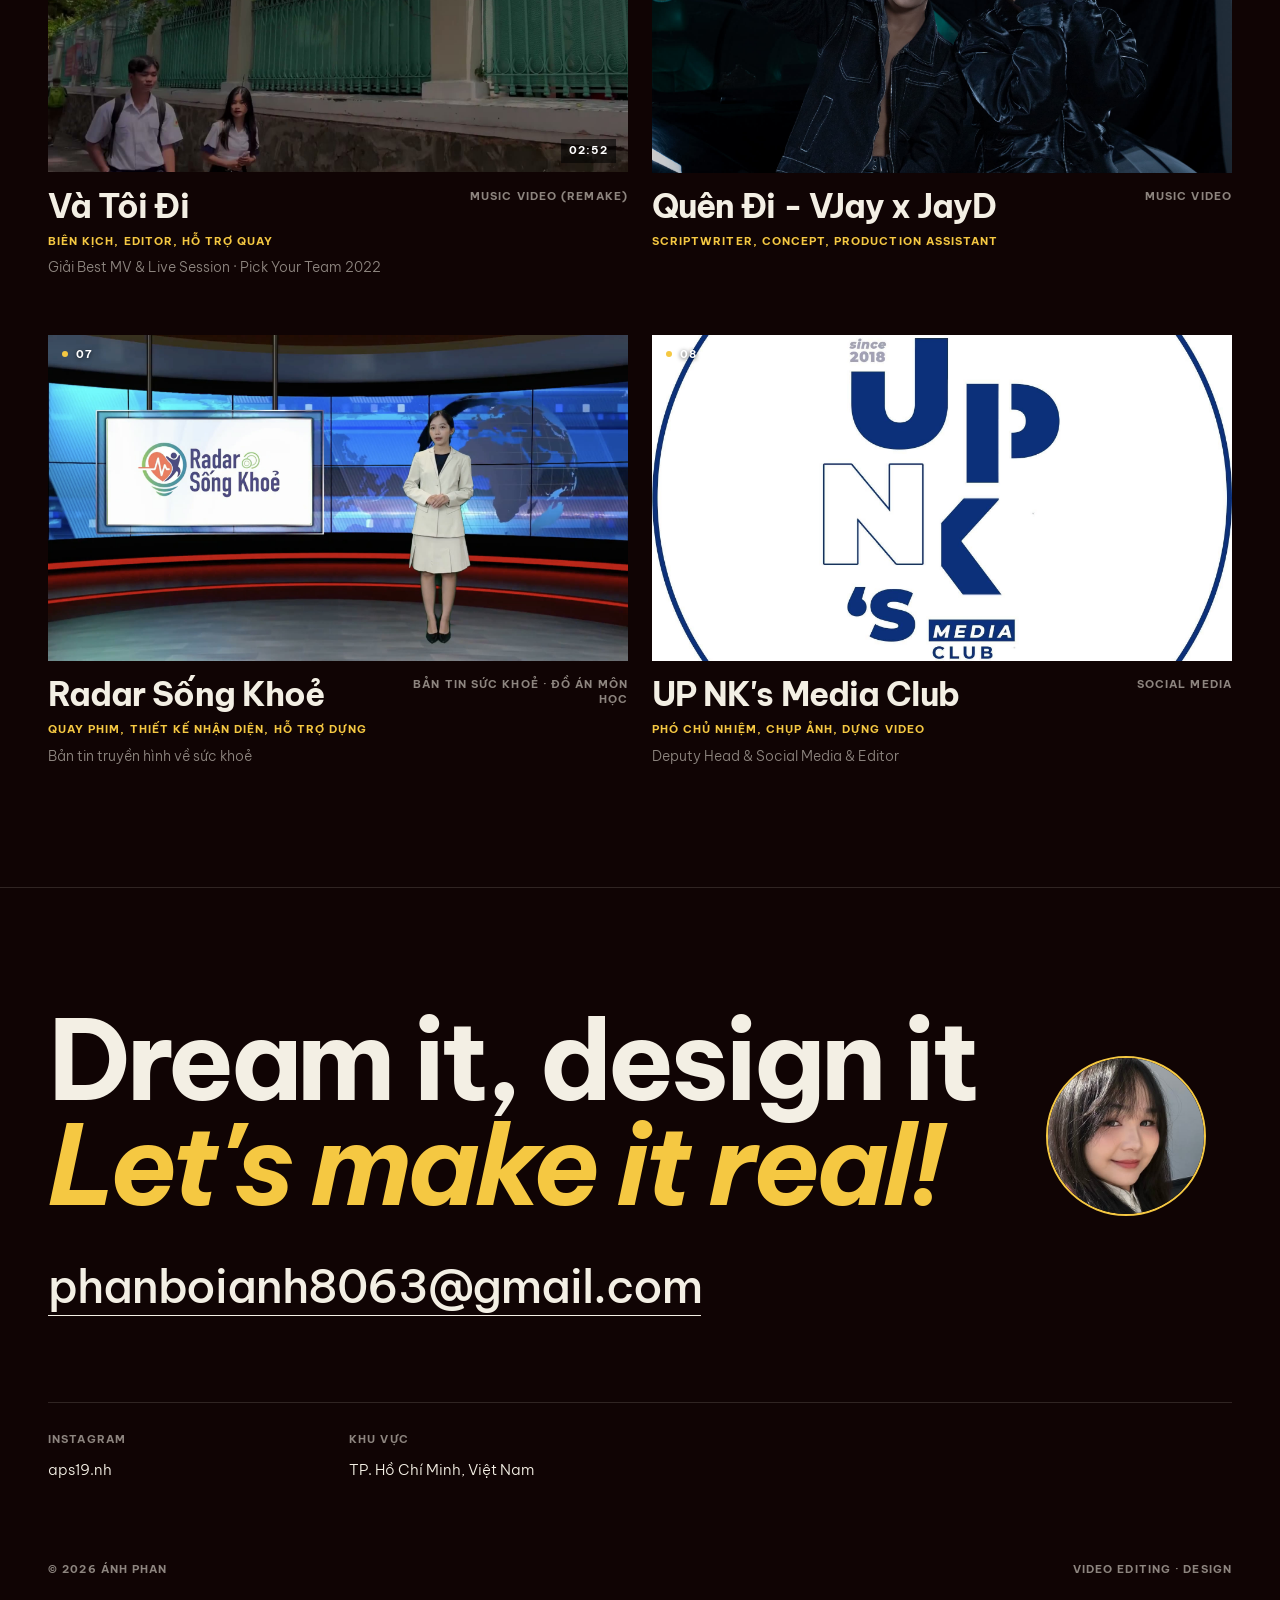
<file: video.html>
<!doctype html>
<html lang="vi" data-site>
<head>
<meta charset="utf-8">
<meta name="viewport" content="width=device-width, initial-scale=1">
<title>Video — Phan Bội Ánh</title>
<meta name="description" content="Portfolio của Phan Bội Ánh — Video Editor & Scriptwriter: MV, phim ngắn, video LED, thiết kế và minh hoạ.">
<!-- icon trên tab trình duyệt + ảnh xem trước khi gửi link (Zalo, Messenger, Facebook…) -->
<link rel="icon" href="favicon.svg" type="image/svg+xml">
<meta property="og:type" content="website">
<meta property="og:title" content="Video — Phan Bội Ánh">
<meta property="og:description" content="Portfolio của Phan Bội Ánh — Video Editor & Scriptwriter: MV, phim ngắn, video LED, thiết kế và minh hoạ.">
<meta property="og:image" content="https://phanboianh.com/assets/og.jpg">
<meta property="og:image:width" content="1200">
<meta property="og:image:height" content="630">
<meta property="og:url" content="https://phanboianh.com/video.html">
<meta name="twitter:card" content="summary_large_image">
<link rel="preconnect" href="https://fonts.googleapis.com">
<link rel="preconnect" href="https://fonts.gstatic.com" crossorigin>
<link href="https://fonts.googleapis.com/css2?family=Arimo:wght@400;500;600;700&family=Be+Vietnam+Pro:wght@300;400;500&family=Dancing+Script:wght@600&display=swap&subset=vietnamese" rel="stylesheet">
<link rel="stylesheet" href="site.css?v=202611060143">
<!-- nội dung + màu/font chọn trong Trình chỉnh sửa: nạp sớm để trang không bị nháy màu -->
<script src="noi-dung.js?v=202611060143"></script>
<script src="giao-dien.js?v=202611060143"></script>
</head>
<body data-page="video">

<!-- Menu: logo "Ánh Phan" về trang chủ (có phần About) · 2 trang sản phẩm · nút Liên hệ cuộn xuống cuối trang -->
<header class="nav">
  <a href="index.html" class="logo" id="logo"></a>
  <nav>
    <a href="video.html" class="on" data-chu="nav_video">Video</a>
    <a href="design.html" data-chu="nav_design">Design</a>
    <a href="#contact" class="nav-cta" data-chu="nav_lienhe" data-en="Contact">Liên hệ</a>
  </nav>
</header>

<!-- Đầu trang con: dùng chung một khuôn cho Video · Design · About -->
<header class="page-head" data-reveal>
  <span class="mono kick" data-chu="vp_nhan">Video</span>
  <h1 data-chu="vp_tieude">Video</h1>
  <p data-chu="vp_mota" data-en="Music videos, short films, news features and social content. Click a project to watch it with notes.">MV, phim ngắn, bản tin và video truyền thông. Bấm vào từng dự án để xem video kèm chú thích.</p>
</header>

<section id="video">
  <div class="vgrid" id="vgrid"></div>
</section>

<!-- Liên hệ (cuối mọi trang) -->
<section id="contact" data-deco="contact">
  <h2 class="big" data-reveal><span id="c1"></span><br><em id="c2"></em></h2>
  <a class="mail" id="mail" data-reveal></a>
  <div class="links" id="links" data-reveal></div>
  <footer class="site mono"><span id="copy"></span><span data-chu="chan_trang">Video editing · Design</span></footer>
</section>
<!-- Bảng chi tiết video -->
<div class="panel" id="panel" role="dialog" aria-modal="true" aria-label="Chi tiết video">
  <div class="p-top"><span class="mono" id="p-where"></span><button class="p-close mono" id="p-close"><span data-chu="nut_dong" data-en="Close">Đóng</span> <b>×</b></button></div>
  <div id="p-content"></div>
</div>

<div class="cursor" id="cursor"><b>XEM</b></div>

<script src="site.js?v=202611060143"></script>
</body>
</html>
</file>
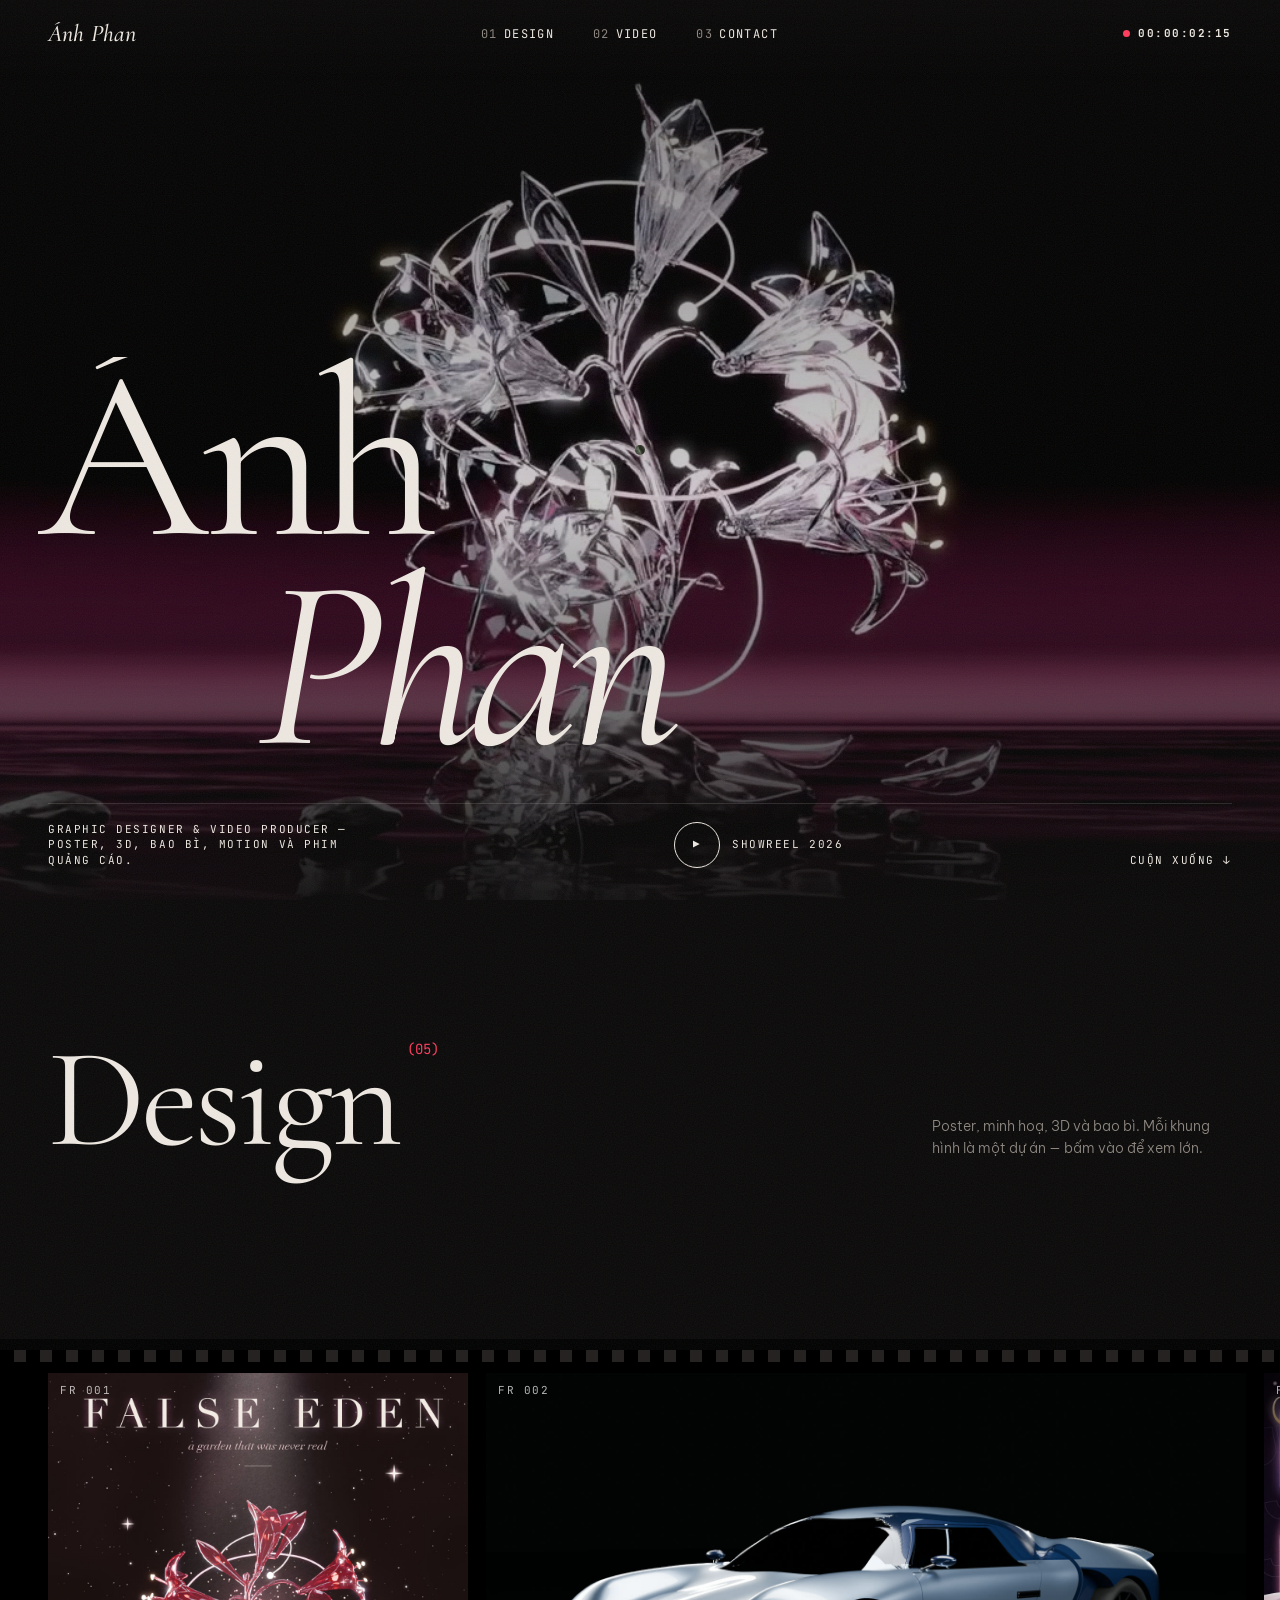
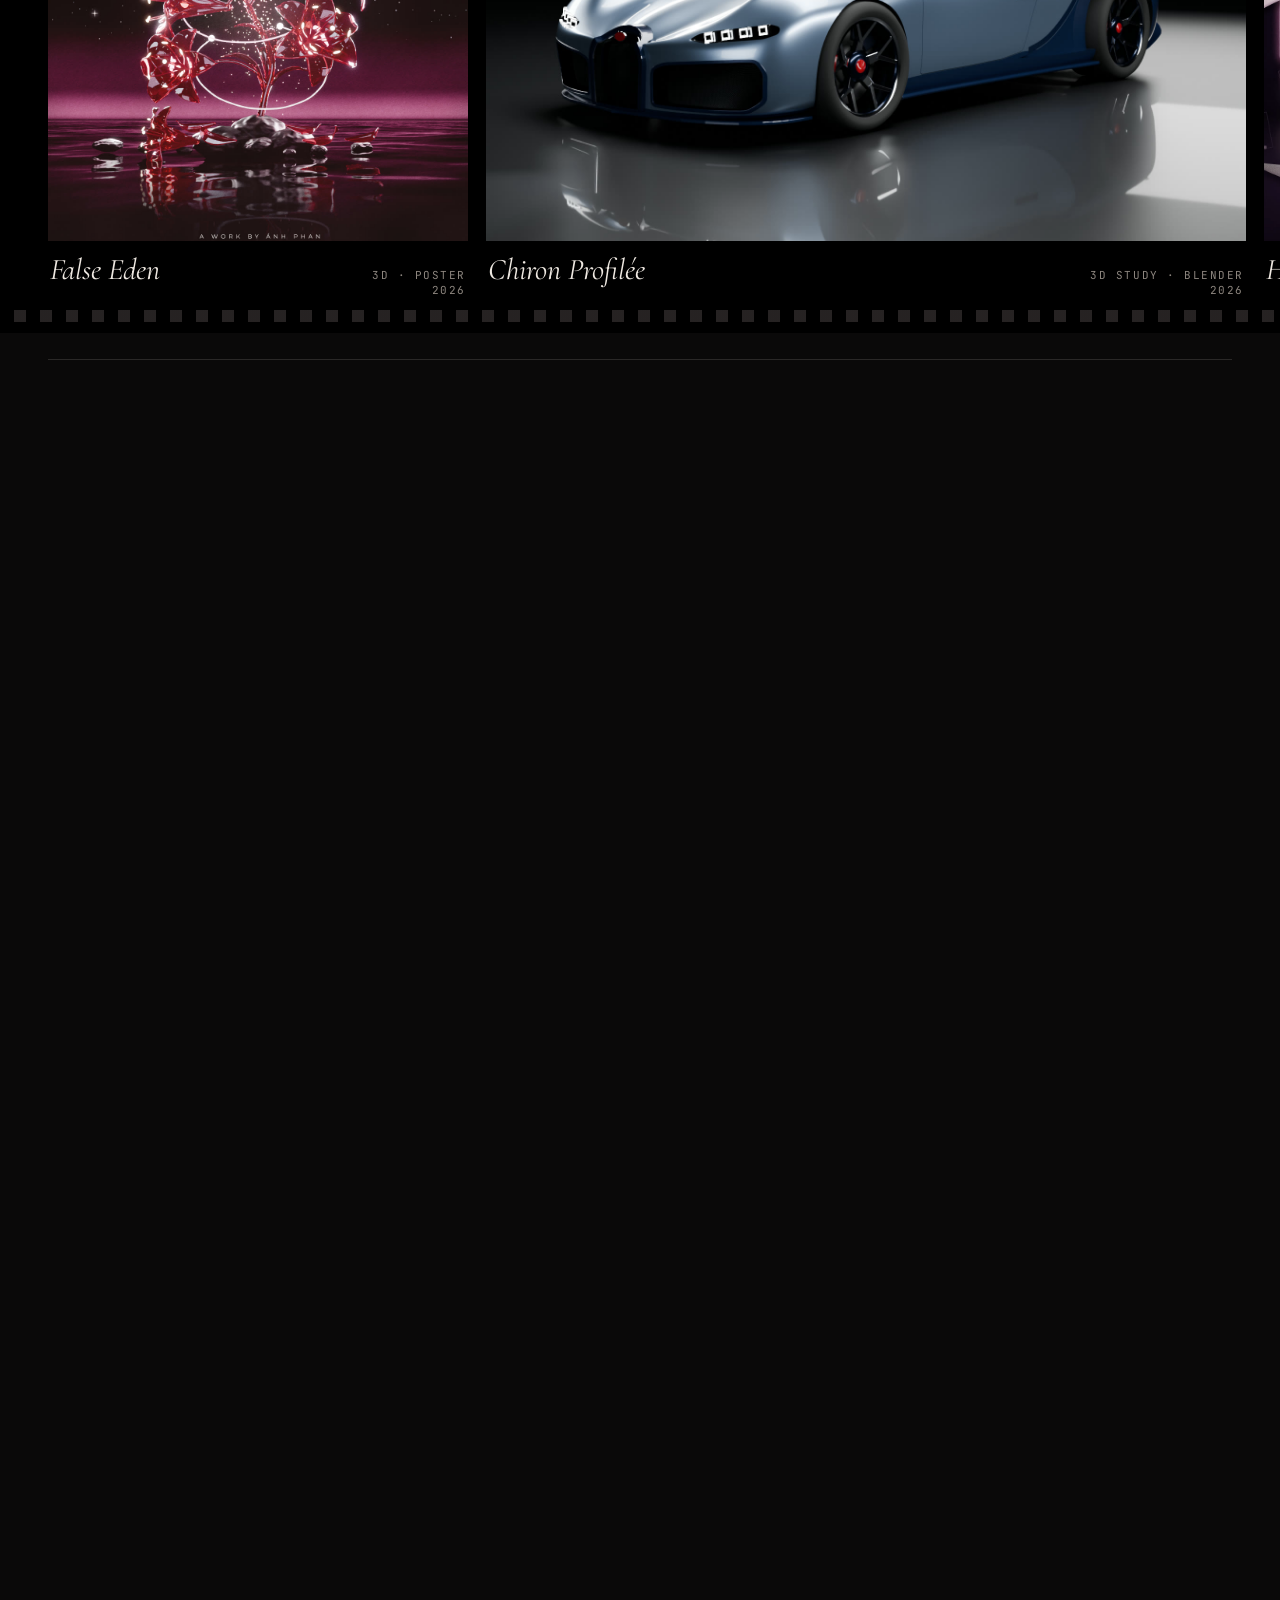
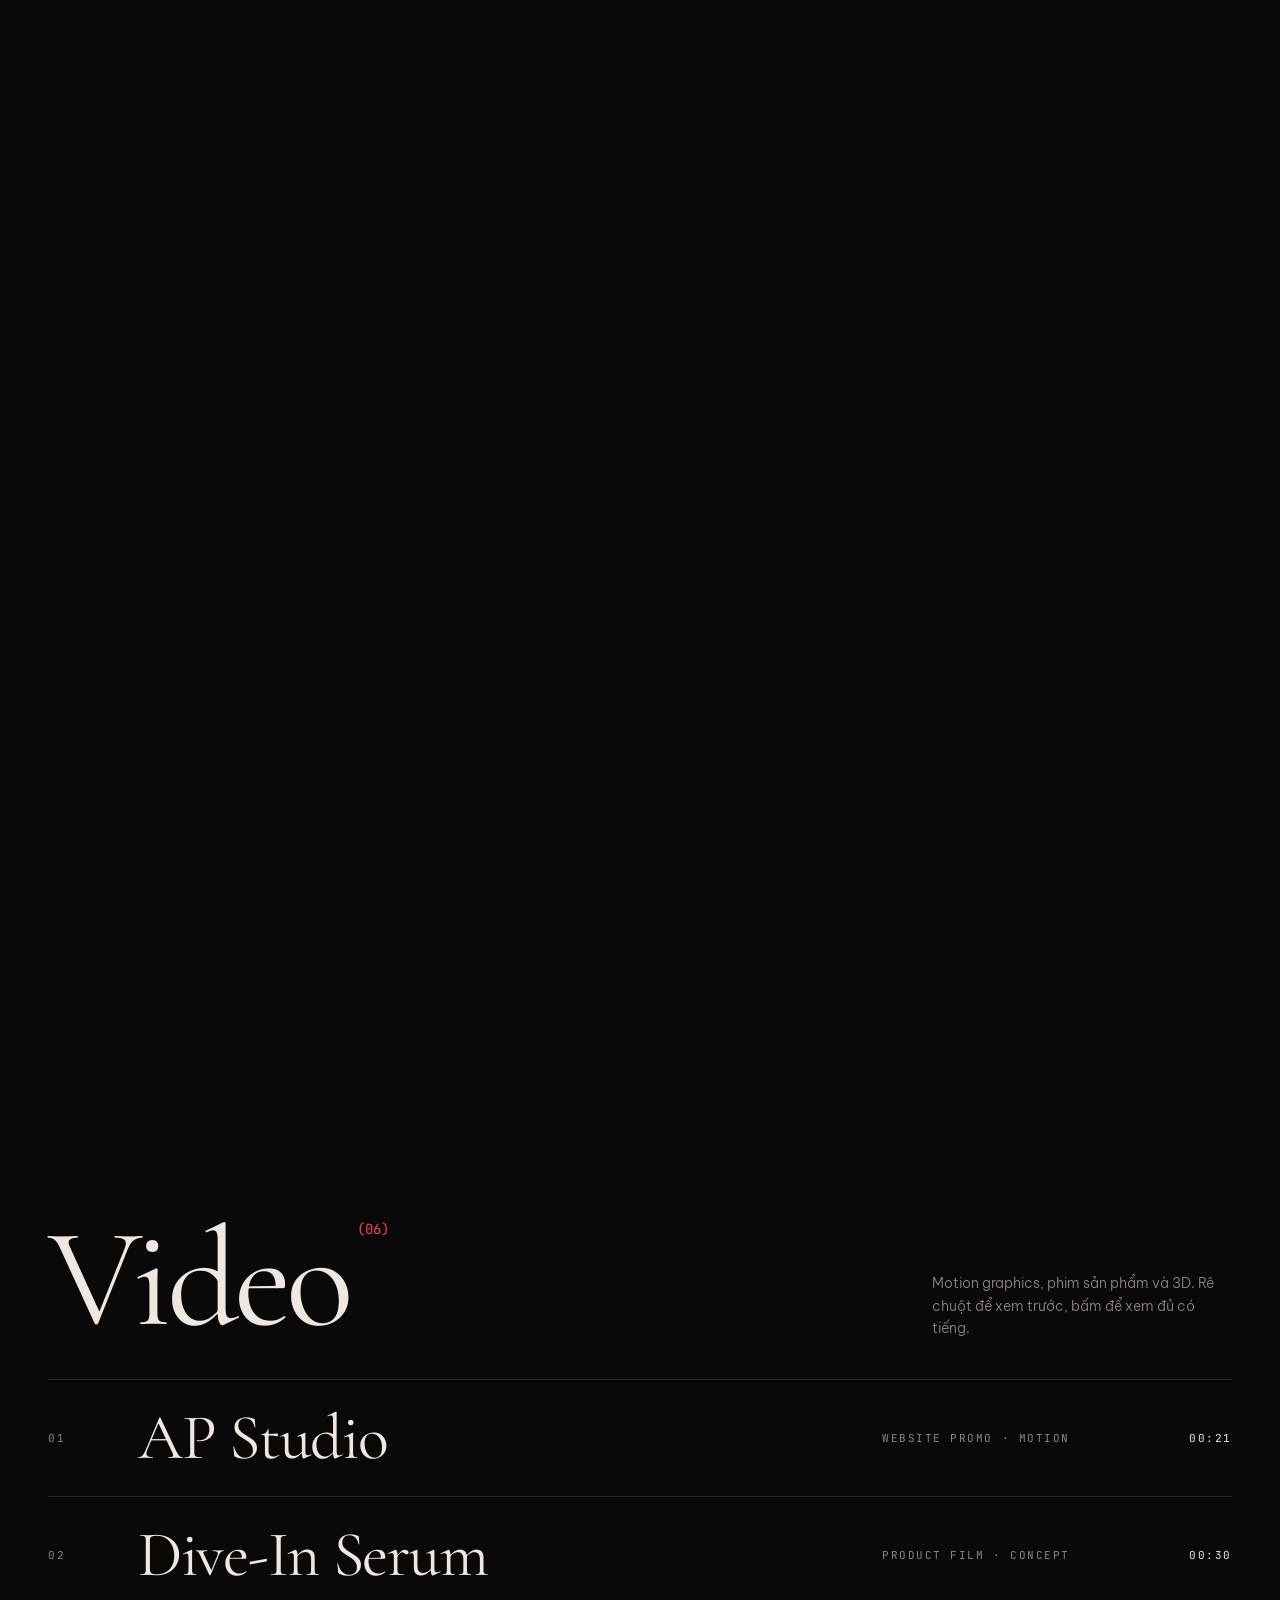
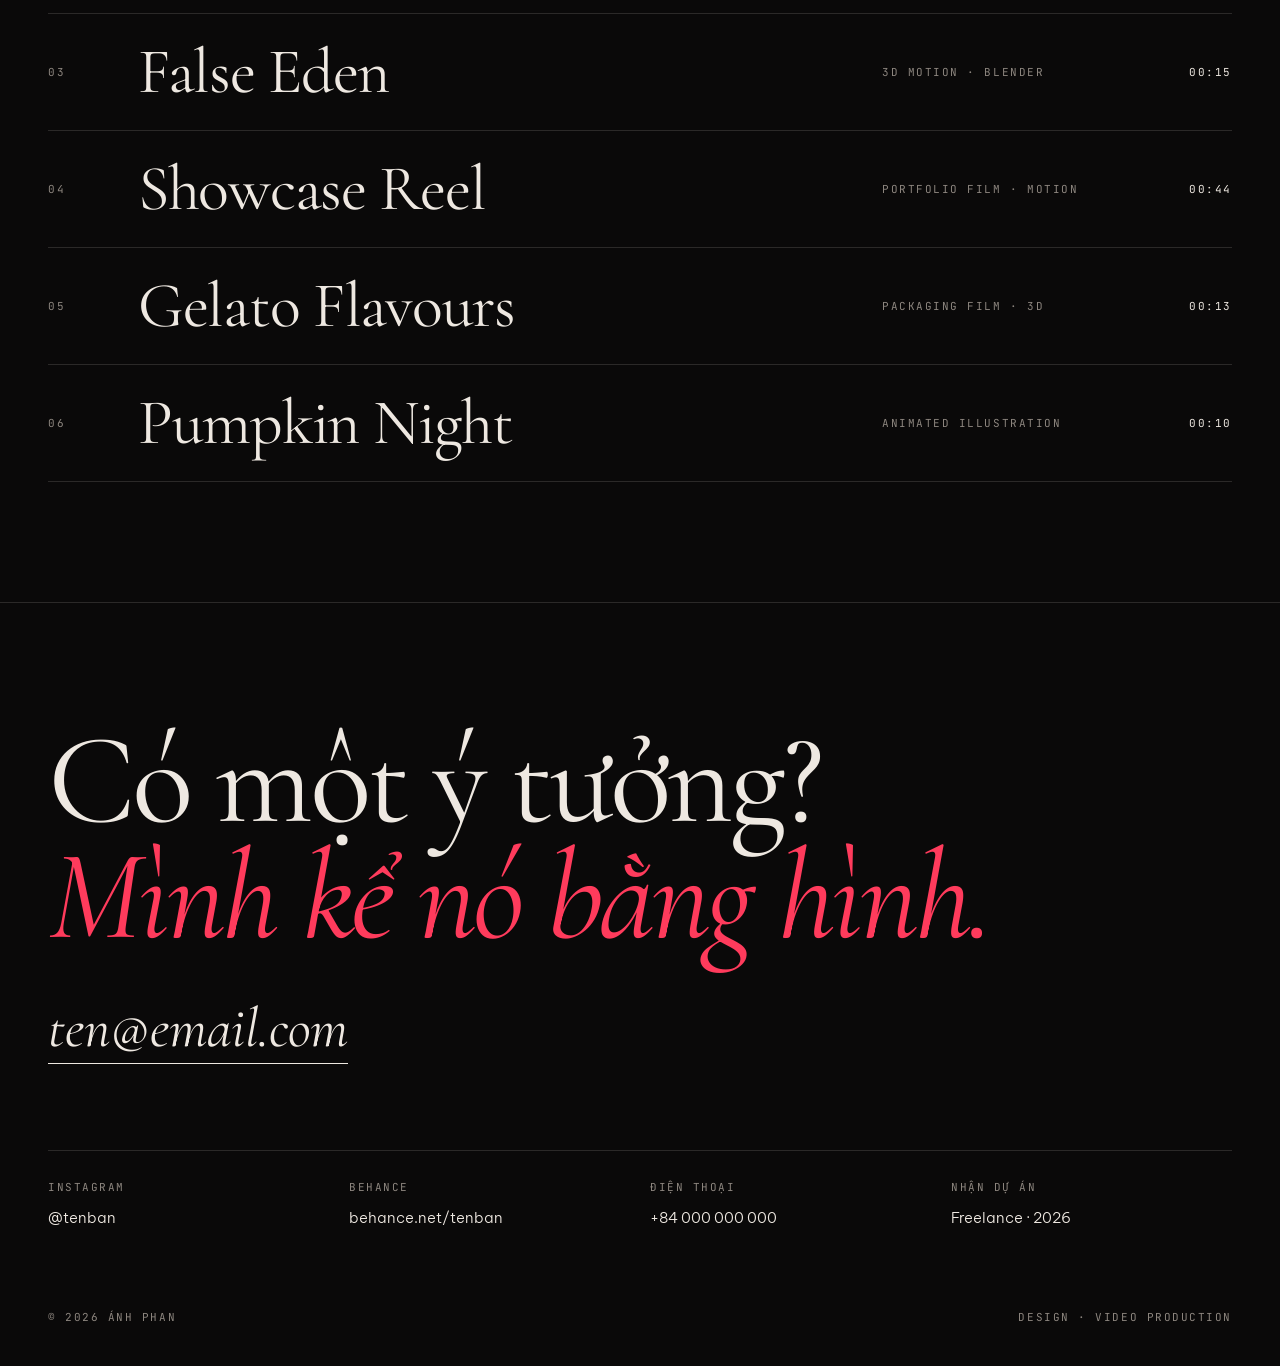
<file: style-tests/a-cinema.html>
<!doctype html>
<html lang="vi">
<head>
<meta charset="utf-8">
<meta name="viewport" content="width=device-width, initial-scale=1">
<title>Ánh Phan — Cinema</title>
<link rel="preconnect" href="https://fonts.googleapis.com">
<link rel="preconnect" href="https://fonts.gstatic.com" crossorigin>
<link href="https://fonts.googleapis.com/css2?family=Cormorant+Garamond:ital,wght@0,400;0,500;1,400;1,500&family=Be+Vietnam+Pro:wght@300;400;500&family=JetBrains+Mono:wght@400;500&display=swap&subset=vietnamese" rel="stylesheet">
<style>
  /* ===== BẢN THỬ A — CINEMA: nền đen, chữ serif lớn, phim nhựa ===== */
  :root {
    --bg: #0a0909;
    --ink: #eee8e1;
    --mute: #8d867f;
    --line: rgba(238, 232, 225, .14);
    --accent: #ff3b5c;
    --serif: 'Cormorant Garamond', serif;
    --sans: 'Be Vietnam Pro', system-ui, sans-serif;
    --mono: 'JetBrains Mono', ui-monospace, monospace;
    --ease: cubic-bezier(.16, 1, .3, 1);
  }
  * { box-sizing: border-box; margin: 0; padding: 0; }
  html { scroll-behavior: smooth; }
  body { background: var(--bg); color: var(--ink); font: 300 16px/1.6 var(--sans); overflow-x: hidden; }
  a { color: inherit; text-decoration: none; }
  button { font: inherit; color: inherit; background: none; border: 0; cursor: pointer; }
  img, video { display: block; width: 100%; }
  .mono { font: 400 11px/1.4 var(--mono); letter-spacing: .14em; text-transform: uppercase; }

  /* hạt phim phủ toàn trang */
  body::after {
    content: ''; position: fixed; inset: -50%; z-index: 90; pointer-events: none; opacity: .07;
    background: url("data:image/svg+xml,%3Csvg xmlns='http://www.w3.org/2000/svg' width='200' height='200'%3E%3Cfilter id='n'%3E%3CfeTurbulence type='fractalNoise' baseFrequency='.9' numOctaves='2'/%3E%3C/filter%3E%3Crect width='100%25' height='100%25' filter='url(%23n)'/%3E%3C/svg%3E");
    animation: grain .9s steps(4) infinite;
  }
  @keyframes grain { 0% { transform: translate(0, 0) } 25% { transform: translate(-3%, 2%) } 50% { transform: translate(2%, -3%) } 75% { transform: translate(-2%, -1%) } }

  /* ---------- thanh menu ---------- */
  .nav {
    position: fixed; inset: 0 0 auto; z-index: 50; display: flex; align-items: center; justify-content: space-between;
    padding: 22px clamp(16px, 4vw, 48px) 34px; background: linear-gradient(rgba(10, 9, 9, .9), rgba(10, 9, 9, 0));
  }
  .logo { font: italic 500 24px/1 var(--serif); letter-spacing: .01em; }
  .nav nav { display: flex; gap: clamp(14px, 3vw, 40px); }
  .nav nav a { font: 400 12px/1 var(--mono); letter-spacing: .12em; text-transform: uppercase; }
  .nav nav a i { font-style: normal; color: var(--mute); margin-right: 6px; }
  .rec { display: flex; align-items: center; gap: 8px; }
  .rec::before { content: ''; width: 7px; height: 7px; border-radius: 50%; background: var(--accent); animation: blink 1.2s steps(2) infinite; }
  @keyframes blink { 50% { opacity: 0 } }

  /* ---------- màn hình đầu ---------- */
  .hero { position: relative; height: 100svh; min-height: 560px; overflow: hidden; display: grid; align-content: end; padding: 0 clamp(16px, 4vw, 48px) 32px; }
  .hero video { position: absolute; inset: 0; height: 100%; object-fit: cover; transform: scale(1.08); animation: settle 2.4s var(--ease) forwards; }
  @keyframes settle { to { transform: scale(1) } }
  .hero::before { /* khung letterbox + tối viền */
    content: ''; position: absolute; inset: 0; z-index: 1;
    background: linear-gradient(to top, rgba(10, 9, 9, .95) 0%, rgba(10, 9, 9, .2) 45%, rgba(10, 9, 9, .55) 100%);
  }
  .hero > *:not(video) { position: relative; z-index: 2; }
  .hero h1 { font: 400 clamp(84px, 19vw, 300px)/.82 var(--serif); letter-spacing: -.035em; margin-left: -.04em; }
  .hero h1 em { font-style: italic; color: var(--ink); }
  .line { display: block; overflow: hidden; padding-bottom: .04em; }
  .line > span { display: inline-block; transform: translateY(105%); animation: rise 1.4s var(--ease) forwards; }
  .line:nth-child(2) > span { animation-delay: .12s; padding-left: .9em; }
  @keyframes rise { to { transform: none } }
  .hero-foot { display: flex; justify-content: space-between; align-items: end; gap: 16px; margin-top: 28px; padding-top: 18px; border-top: 1px solid var(--line); opacity: 0; animation: fade 1s .9s forwards; }
  @keyframes fade { to { opacity: 1 } }
  .role { max-width: 340px; color: var(--ink); }
  .play-reel { display: inline-flex; align-items: center; gap: 12px; }
  .play-reel span { width: 46px; height: 46px; border: 1px solid var(--ink); border-radius: 50%; display: grid; place-items: center; transition: background .4s, color .4s; }
  .play-reel:hover span { background: var(--ink); color: var(--bg); }

  /* ---------- tiêu đề mỗi phần ---------- */
  .sec-head { display: flex; justify-content: space-between; align-items: end; padding: 0 clamp(16px, 4vw, 48px); margin-bottom: 40px; gap: 20px; }
  .sec-head h2 { font: 400 clamp(56px, 11vw, 168px)/.85 var(--serif); letter-spacing: -.03em; }
  .sec-head h2 sup { font: 400 14px var(--mono); color: var(--accent); vertical-align: top; margin-left: 8px; letter-spacing: 0; }
  .sec-head p { max-width: 300px; color: var(--mute); font-size: 14px; }

  /* ---------- DESIGN: cuộn ngang như cuộn phim ---------- */
  #design { padding-top: 140px; }
  .reel-wrap { height: 340vh; position: relative; }
  .reel-sticky { position: sticky; top: 0; height: 100svh; display: flex; flex-direction: column; justify-content: center; overflow: hidden; }
  .strip { position: relative; padding: 34px 0; background: #000; }
  .strip::before, .strip::after { /* lỗ răng cưa của phim */
    content: ''; position: absolute; left: 0; right: 0; height: 12px;
    background: repeating-linear-gradient(90deg, transparent 0 14px, #2a2626 14px 26px); opacity: .9;
  }
  .strip::before { top: 11px; } .strip::after { bottom: 11px; }
  .track { display: flex; gap: 18px; padding: 0 clamp(16px, 4vw, 48px); will-change: transform; }
  .frame { flex: 0 0 auto; width: min(36vw, 420px); cursor: pointer; }
  .frame.wide { width: min(64vw, 760px); }
  .frame .pic { position: relative; height: min(52svh, 520px); overflow: hidden; background: #111; }
  .frame img { height: 100%; object-fit: cover; transition: transform 1.2s var(--ease), filter .8s; filter: saturate(.85); }
  .frame:hover img { transform: scale(1.05); filter: saturate(1.1); }
  .frame .fr { position: absolute; top: 10px; left: 12px; color: #fff; opacity: .7; }
  .cap { display: flex; justify-content: space-between; align-items: baseline; gap: 12px; padding: 14px 2px 0; }
  .cap h3 { font: italic 400 30px/1 var(--serif); }
  .cap .mono { color: var(--mute); text-align: right; }
  .progress { margin: 26px clamp(16px, 4vw, 48px) 0; height: 1px; background: var(--line); }
  .progress i { display: block; height: 100%; width: 0; background: var(--accent); }

  /* ---------- VIDEO: danh sách, rê chuột hiện video ---------- */
  #video { padding: 160px 0 120px; }
  .list { border-top: 1px solid var(--line); margin: 0 clamp(16px, 4vw, 48px); }
  .row {
    display: grid; grid-template-columns: 70px 1fr 220px 110px; align-items: center; gap: 20px;
    padding: 26px 0; border-bottom: 1px solid var(--line); cursor: pointer; transition: padding .5s var(--ease), color .4s;
  }
  .row h3 { font: 400 clamp(32px, 5vw, 64px)/1 var(--serif); letter-spacing: -.02em; transition: transform .6s var(--ease); }
  .row .mono { color: var(--mute); }
  .row .tc { text-align: right; color: var(--ink); }
  .row .thumb { display: none; }
  .list:hover .row { color: var(--mute); }
  .list .row:hover { color: var(--ink); }
  .row:hover h3 { transform: translateX(18px); font-style: italic; }
  .float {
    position: fixed; z-index: 40; width: 380px; aspect-ratio: 16/10; pointer-events: none; overflow: hidden;
    top: 0; left: 0; opacity: 0; transform: translate(-50%, -50%) scale(.85); transition: opacity .35s, transform .5s var(--ease);
    box-shadow: 0 30px 80px rgba(0, 0, 0, .6);
  }
  .float.on { opacity: 1; transform: translate(-50%, -50%) scale(1); }
  .float video { height: 100%; object-fit: cover; }

  /* ---------- CONTACT ---------- */
  #contact { padding: 120px clamp(16px, 4vw, 48px) 40px; border-top: 1px solid var(--line); }
  .big { font: 400 clamp(52px, 10vw, 150px)/.9 var(--serif); letter-spacing: -.03em; }
  .big em { color: var(--accent); }
  .mail { display: inline-block; margin-top: 44px; font: italic 400 clamp(28px, 4.4vw, 60px)/1.1 var(--serif); position: relative; }
  .mail::after { content: ''; position: absolute; left: 0; right: 0; bottom: -4px; height: 1px; background: currentColor; transform-origin: right; transition: transform .7s var(--ease); }
  .mail:hover::after { transform: scaleX(0); }
  .links { display: grid; grid-template-columns: repeat(4, 1fr); gap: 20px; margin-top: 90px; padding-top: 22px; border-top: 1px solid var(--line); }
  .links a { display: block; font-size: 15px; margin-top: 8px; }
  .links a:hover { color: var(--accent); }
  .links .mono { color: var(--mute); }
  footer { display: flex; justify-content: space-between; margin-top: 80px; color: var(--mute); }

  /* ---------- hiện dần khi cuộn ---------- */
  [data-reveal] { opacity: 0; transform: translateY(40px); transition: opacity 1.1s var(--ease), transform 1.1s var(--ease); }
  [data-reveal].in { opacity: 1; transform: none; }

  /* ---------- khung xem lớn ---------- */
  .lb { position: fixed; inset: 0; z-index: 100; background: rgba(5, 4, 4, .94); display: grid; place-items: center; opacity: 0; visibility: hidden; transition: .4s; padding: 5vw; }
  .lb.open { opacity: 1; visibility: visible; }
  .lb-stage video, .lb-stage img { max-width: 90vw; max-height: 86svh; width: auto; }
  .lb-x { position: absolute; top: 18px; right: 22px; font: 300 40px/1 var(--sans); color: var(--ink); }

  /* ---------- con trỏ ---------- */
  .cursor { position: fixed; z-index: 110; top: 0; left: 0; width: 10px; height: 10px; border-radius: 50%; background: var(--ink); pointer-events: none; mix-blend-mode: difference; transform: translate(-50%, -50%); transition: width .4s var(--ease), height .4s var(--ease); display: grid; place-items: center; }
  .cursor b { font: 500 10px var(--mono); letter-spacing: .1em; color: #000; opacity: 0; }
  .cursor.big { width: 78px; height: 78px; }
  .cursor.big b { opacity: 1; }
  @media (hover: none) { .cursor, .float { display: none; } }

  /* ---------- điện thoại ---------- */
  @media (max-width: 760px) {
    .rec { display: none; }
    .nav nav a i { display: none; }
    .hero-foot { flex-wrap: wrap; }
    .hero-foot .scroll { display: none; }
    .sec-head { flex-direction: column; align-items: start; }
    .frame, .frame.wide { width: 78vw; }
    .frame .pic { height: 46svh; }
    .row { grid-template-columns: 1fr auto; gap: 6px 14px; padding: 20px 0; }
    .row .idx, .row .kind { display: none; }
    .row .thumb { display: block; grid-column: 1 / -1; aspect-ratio: 16/9; overflow: hidden; margin-top: 10px; }
    .row .thumb video { height: 100%; object-fit: cover; }
    .row:hover h3 { transform: none; }
    .links { grid-template-columns: 1fr 1fr; }
    footer { flex-direction: column; gap: 8px; }
  }
  @media (prefers-reduced-motion: reduce) { *, *::before, *::after { animation: none !important; transition: none !important; } .line > span, [data-reveal] { transform: none; opacity: 1; } }
</style>
</head>
<body>

<header class="nav">
  <a href="#" class="logo">Ánh Phan</a>
  <nav>
    <a href="#design"><i>01</i>Design</a>
    <a href="#video"><i>02</i>Video</a>
    <a href="#contact"><i>03</i>Contact</a>
  </nav>
  <span class="rec mono"><b id="tc">00:00:00:00</b></span>
</header>

<section class="hero">
  <video src="../assets/video/showreel.mp4" poster="../assets/img/showreel-poster.jpg" autoplay muted loop playsinline></video>
  <h1><span class="line"><span>Ánh</span></span><span class="line"><span><em>Phan</em></span></span></h1>
  <div class="hero-foot">
    <p class="role mono">Graphic designer &amp; video producer — poster, 3D, bao bì, motion và phim quảng cáo.</p>
    <button class="play-reel mono" data-full="../assets/video/showreel.mp4"><span>▶</span>Showreel 2026</button>
    <span class="mono scroll">Cuộn xuống ↓</span>
  </div>
</section>

<!-- 01 DESIGN -->
<section id="design">
  <div class="sec-head" data-reveal>
    <h2>Design<sup>(05)</sup></h2>
    <p>Poster, minh hoạ, 3D và bao bì. Mỗi khung hình là một dự án — bấm vào để xem lớn.</p>
  </div>
  <div class="reel-wrap">
    <div class="reel-sticky">
      <div class="strip">
        <div class="track" id="track">
          <figure class="frame" data-img="../assets/img/falseeden-poster.jpg">
            <div class="pic"><img src="../assets/img/falseeden-poster.jpg" alt="False Eden poster"><span class="fr mono">FR 001</span></div>
            <figcaption class="cap"><h3>False Eden</h3><span class="mono">3D · Poster<br>2026</span></figcaption>
          </figure>
          <figure class="frame wide" data-img="../assets/img/bugatti-hero.jpg">
            <div class="pic"><img src="../assets/img/bugatti-hero.jpg" alt="Bugatti 3D"><span class="fr mono">FR 002</span></div>
            <figcaption class="cap"><h3>Chiron Profilée</h3><span class="mono">3D study · Blender<br>2026</span></figcaption>
          </figure>
          <figure class="frame" data-img="../assets/img/jimin.jpg">
            <div class="pic"><img src="../assets/img/jimin.jpg" alt="Happy Jimin Day poster"><span class="fr mono">FR 003</span></div>
            <figcaption class="cap"><h3>Happy Jimin Day</h3><span class="mono">Fan poster<br>2026</span></figcaption>
          </figure>
          <figure class="frame" data-img="../assets/img/halloween.jpg">
            <div class="pic"><img src="../assets/img/halloween.jpg" alt="Halloween illustration"><span class="fr mono">FR 004</span></div>
            <figcaption class="cap"><h3>Pumpkin Night</h3><span class="mono">Illustration<br>2026</span></figcaption>
          </figure>
          <figure class="frame wide" data-img="../assets/img/vinamilk-coco.jpg">
            <div class="pic"><img src="../assets/img/vinamilk-coco.jpg" alt="Gelato packaging concept"><span class="fr mono">FR 005</span></div>
            <figcaption class="cap"><h3>Gelato Flavours</h3><span class="mono">Packaging concept<br>2026</span></figcaption>
          </figure>
          <figure class="frame" data-img="../assets/img/falseeden-close.jpg">
            <div class="pic"><img src="../assets/img/falseeden-close.jpg" alt="False Eden close-up"><span class="fr mono">FR 006</span></div>
            <figcaption class="cap"><h3>False Eden II</h3><span class="mono">3D · Poster<br>2026</span></figcaption>
          </figure>
        </div>
      </div>
      <div class="progress"><i id="bar"></i></div>
    </div>
  </div>
</section>

<!-- 02 VIDEO -->
<section id="video">
  <div class="sec-head" data-reveal>
    <h2>Video<sup>(06)</sup></h2>
    <p>Motion graphics, phim sản phẩm và 3D. Rê chuột để xem trước, bấm để xem đủ có tiếng.</p>
  </div>
  <div class="list" id="list">
    <div class="row" data-full="../assets/video/f-apstudio.mp4" data-prev="../assets/video/p-apstudio.mp4" data-reveal>
      <span class="mono idx">01</span><h3>AP Studio</h3><span class="mono kind">Website promo · Motion</span><span class="mono tc">00:21</span>
      <div class="thumb"><video src="../assets/video/p-apstudio.mp4" muted loop playsinline preload="none"></video></div>
    </div>
    <div class="row" data-full="../assets/video/f-torriden.mp4" data-prev="../assets/video/p-torriden.mp4" data-reveal>
      <span class="mono idx">02</span><h3>Dive-In Serum</h3><span class="mono kind">Product film · Concept</span><span class="mono tc">00:30</span>
      <div class="thumb"><video src="../assets/video/p-torriden.mp4" muted loop playsinline preload="none"></video></div>
    </div>
    <div class="row" data-full="../assets/video/f-lily.mp4" data-prev="../assets/video/p-lily.mp4" data-reveal>
      <span class="mono idx">03</span><h3>False Eden</h3><span class="mono kind">3D motion · Blender</span><span class="mono tc">00:15</span>
      <div class="thumb"><video src="../assets/video/p-lily.mp4" muted loop playsinline preload="none"></video></div>
    </div>
    <div class="row" data-full="../assets/video/f-annie.mp4" data-prev="../assets/video/p-annie.mp4" data-reveal>
      <span class="mono idx">04</span><h3>Showcase Reel</h3><span class="mono kind">Portfolio film · Motion</span><span class="mono tc">00:44</span>
      <div class="thumb"><video src="../assets/video/p-annie.mp4" muted loop playsinline preload="none"></video></div>
    </div>
    <div class="row" data-full="../assets/video/f-vinamilk.mp4" data-prev="../assets/video/p-vinamilk.mp4" data-reveal>
      <span class="mono idx">05</span><h3>Gelato Flavours</h3><span class="mono kind">Packaging film · 3D</span><span class="mono tc">00:13</span>
      <div class="thumb"><video src="../assets/video/p-vinamilk.mp4" muted loop playsinline preload="none"></video></div>
    </div>
    <div class="row" data-full="../assets/video/f-halloween.mp4" data-prev="../assets/video/p-halloween.mp4" data-reveal>
      <span class="mono idx">06</span><h3>Pumpkin Night</h3><span class="mono kind">Animated illustration</span><span class="mono tc">00:10</span>
      <div class="thumb"><video src="../assets/video/p-halloween.mp4" muted loop playsinline preload="none"></video></div>
    </div>
  </div>
</section>

<!-- 03 CONTACT -->
<section id="contact">
  <h2 class="big" data-reveal>Có một ý tưởng?<br><em>Mình kể nó bằng hình.</em></h2>
  <a class="mail" href="mailto:ten@email.com" data-reveal>ten@email.com</a>
  <div class="links" data-reveal>
    <div><span class="mono">Instagram</span><a href="#">@tenban</a></div>
    <div><span class="mono">Behance</span><a href="#">behance.net/tenban</a></div>
    <div><span class="mono">Điện thoại</span><a href="#">+84 000 000 000</a></div>
    <div><span class="mono">Nhận dự án</span><a href="#">Freelance · 2026</a></div>
  </div>
  <footer class="mono"><span>© 2026 Ánh Phan</span><span>Design · Video production</span></footer>
</section>

<div class="float" id="float"><video muted loop playsinline></video></div>
<div class="cursor" id="cursor"><b>XEM</b></div>

<script src="common.js"></script>
<script>
  // Đồng hồ timecode chạy ở góc phải (giờ:phút:giây:khung hình)
  const tc = document.getElementById('tc'), t0 = performance.now();
  const pad = (n) => String(n).padStart(2, '0');
  (function tick(now) {
    const f = Math.floor((now - t0) / (1000 / 24));
    tc.textContent = `${pad(Math.floor(f / 86400))}:${pad(Math.floor(f / 1440) % 60)}:${pad(Math.floor(f / 24) % 60)}:${pad(f % 24)}`;
    requestAnimationFrame(tick);
  })(t0);

  // Cuộn dọc → cuộn phim chạy ngang
  const wrap = document.querySelector('.reel-wrap'), track = document.getElementById('track'), bar = document.getElementById('bar');
  function strip() {
    const r = wrap.getBoundingClientRect();
    const p = Math.min(1, Math.max(0, -r.top / (r.height - innerHeight)));
    const max = track.scrollWidth - innerWidth;
    track.style.transform = `translateX(${-p * max}px)`;
    bar.style.width = p * 100 + '%';
  }
  addEventListener('scroll', strip, { passive: true }); addEventListener('resize', strip); strip();

  // Con trỏ tròn + video nổi theo chuột trên danh sách video
  const cur = document.getElementById('cursor'), flt = document.getElementById('float'), fv = flt.querySelector('video');
  let mx = innerWidth / 2, my = innerHeight / 2, cx = mx, cy = my, fx = mx, fy = my;
  addEventListener('mousemove', (e) => { mx = e.clientX; my = e.clientY; });
  (function follow() {
    cx += (mx - cx) * .35; cy += (my - cy) * .35; fx += (mx - fx) * .12; fy += (my - fy) * .12;
    cur.style.transform = `translate(${cx}px, ${cy}px) translate(-50%, -50%)`;
    flt.style.left = fx + 'px'; flt.style.top = fy + 'px';
    requestAnimationFrame(follow);
  })();
  document.querySelectorAll('.frame, .row, .play-reel').forEach((el) => {
    el.addEventListener('mouseenter', () => cur.classList.add('big'));
    el.addEventListener('mouseleave', () => cur.classList.remove('big'));
  });
  document.querySelectorAll('.row').forEach((row) => {
    row.addEventListener('mouseenter', () => {
      if (!matchMedia('(hover: hover)').matches) return;
      if (fv.getAttribute('src') !== row.dataset.prev) fv.src = row.dataset.prev;
      fv.play().catch(() => {}); flt.classList.add('on');
    });
    row.addEventListener('mouseleave', () => { flt.classList.remove('on'); fv.pause(); });
  });
  // Điện thoại: video nhỏ trong từng hàng tự chạy khi cuộn tới
  if (!matchMedia('(hover: hover)').matches) {
    document.querySelectorAll('.row .thumb video').forEach((v) => {
      v.preload = 'metadata';
      new IntersectionObserver(([e]) => (e.isIntersecting ? v.play().catch(() => {}) : v.pause()), { threshold: .5 }).observe(v);
    });
  }
</script>
</body>
</html>
</file>
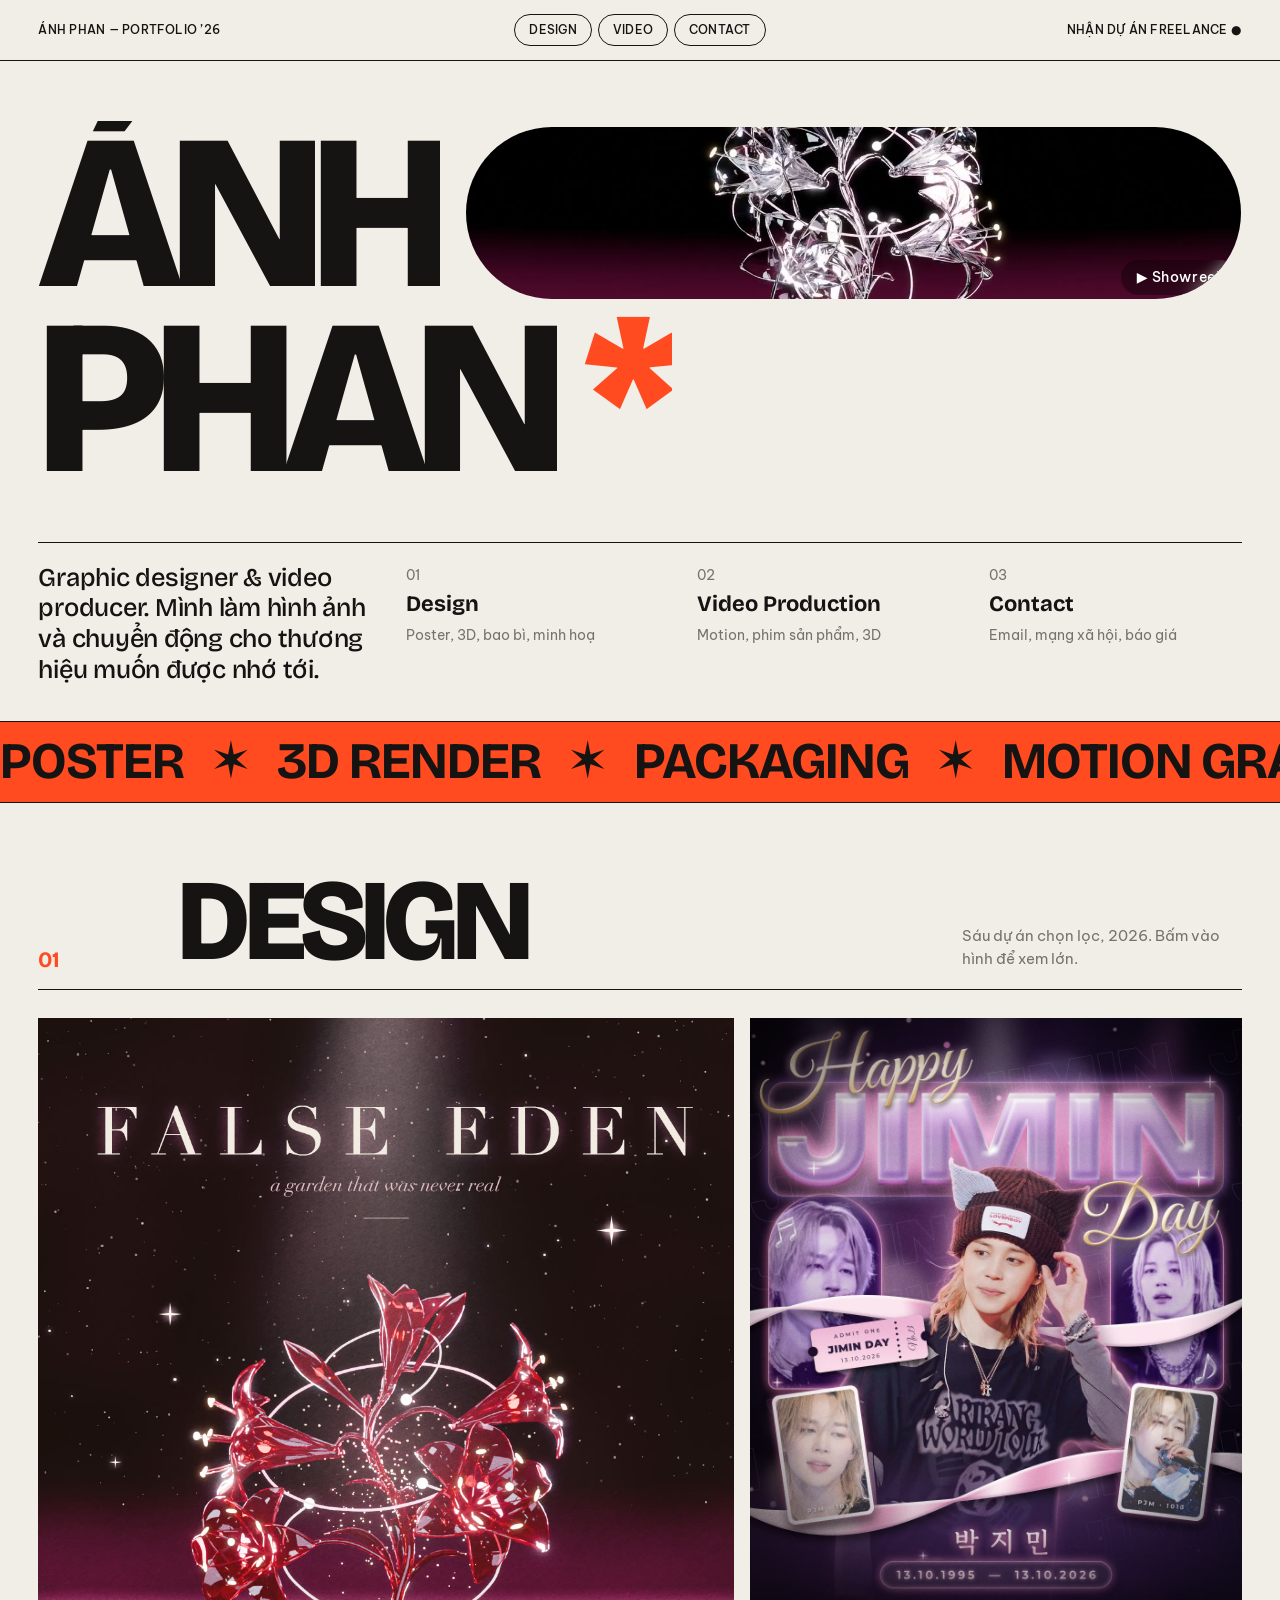
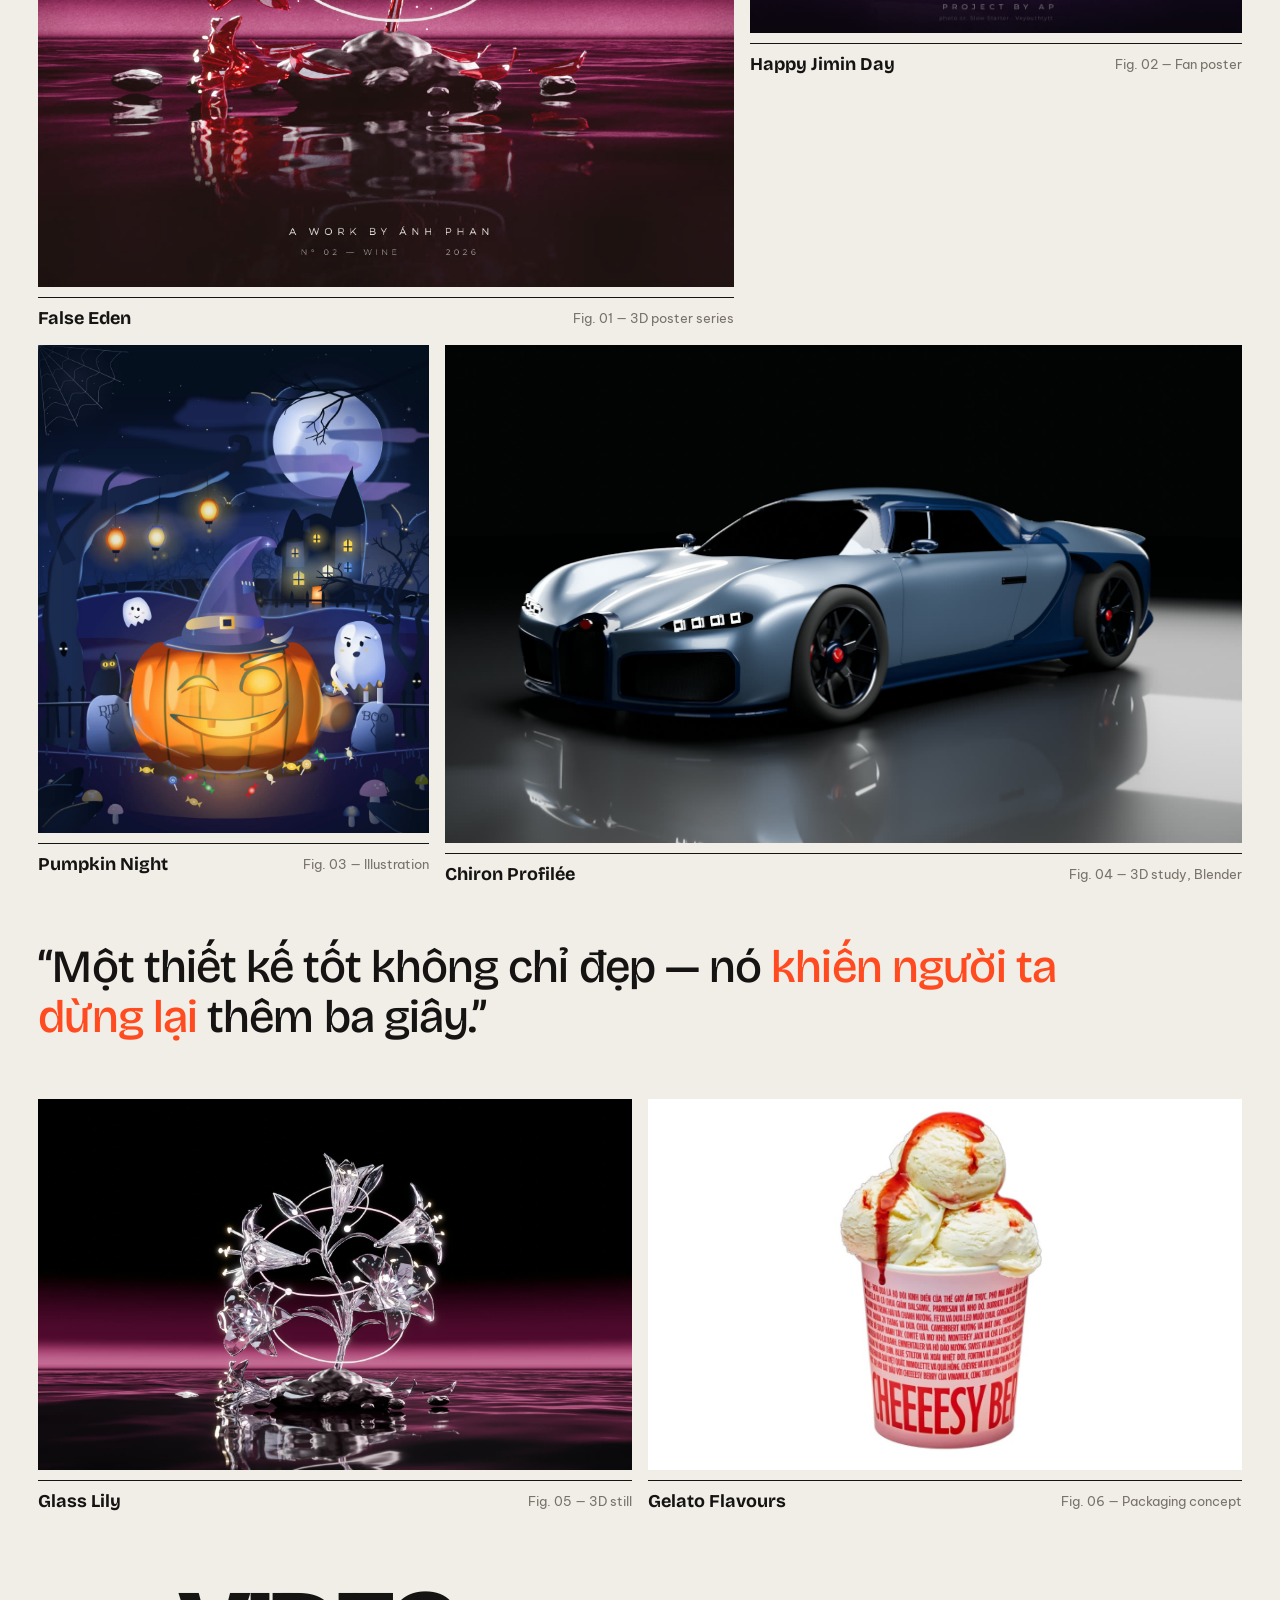
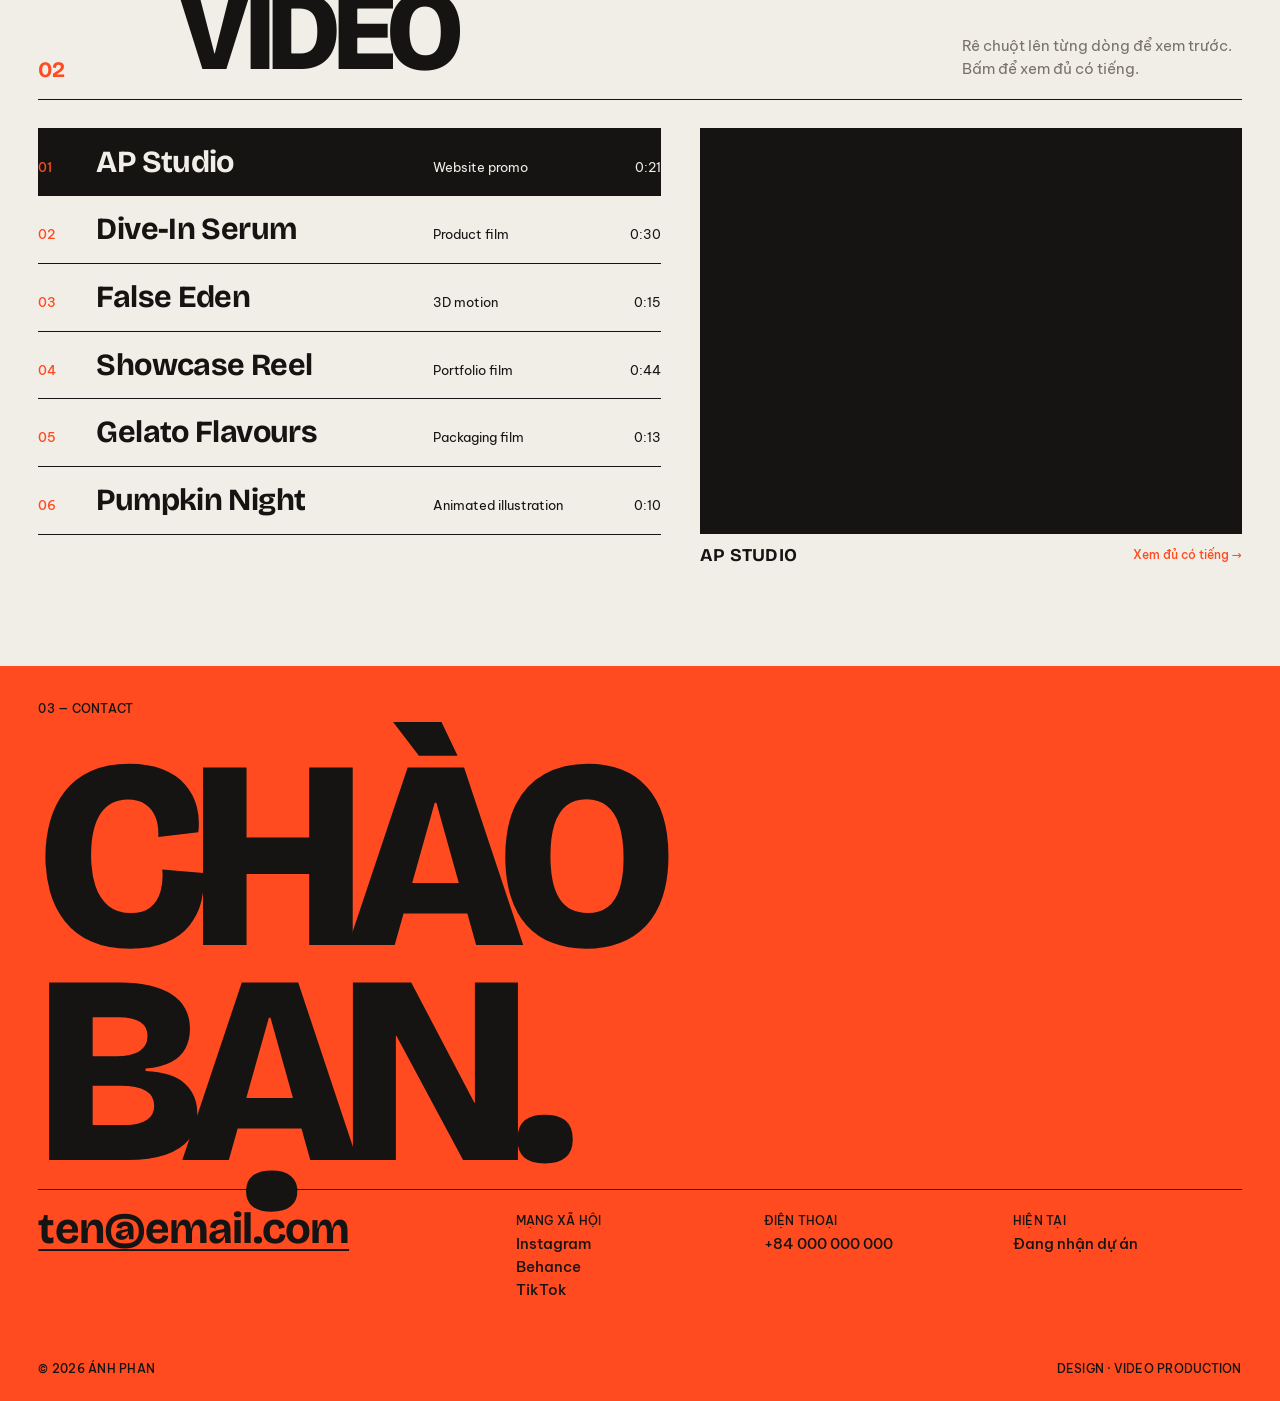
<file: style-tests/b-editorial.html>
<!doctype html>
<html lang="vi">
<head>
<meta charset="utf-8">
<meta name="viewport" content="width=device-width, initial-scale=1">
<title>Ánh Phan — Editorial</title>
<link rel="preconnect" href="https://fonts.googleapis.com">
<link rel="preconnect" href="https://fonts.gstatic.com" crossorigin>
<link href="https://fonts.googleapis.com/css2?family=Bricolage+Grotesque:opsz,wght@12..96,400;12..96,500;12..96,700;12..96,800&family=Be+Vietnam+Pro:wght@400;500&display=swap&subset=vietnamese" rel="stylesheet">
<style>
  /* ===== BẢN THỬ B — EDITORIAL: giấy sáng, chữ khổng lồ, như tạp chí ===== */
  :root {
    --paper: #f1eee7;
    --ink: #151413;
    --mute: #77726a;
    --line: #151413;
    --accent: #ff4b1f;
    --display: 'Bricolage Grotesque', system-ui, sans-serif;
    --sans: 'Be Vietnam Pro', system-ui, sans-serif;
    --ease: cubic-bezier(.2, .9, .1, 1);
    --pad: clamp(16px, 3vw, 40px);
  }
  * { box-sizing: border-box; margin: 0; padding: 0; }
  html { scroll-behavior: smooth; }
  body { background: var(--paper); color: var(--ink); font: 400 15px/1.55 var(--sans); overflow-x: hidden; }
  a { color: inherit; text-decoration: none; }
  button { font: inherit; color: inherit; background: none; border: 0; cursor: pointer; }
  img, video { display: block; width: 100%; }
  .small { font: 500 12px/1.3 var(--sans); letter-spacing: .02em; text-transform: uppercase; }

  /* ---------- thanh trên ---------- */
  .top { position: sticky; top: 0; z-index: 30; display: grid; grid-template-columns: 1fr auto 1fr; align-items: center; padding: 14px var(--pad); background: var(--paper); border-bottom: 1px solid var(--line); }
  .top nav { display: flex; gap: 6px; }
  .top nav a { padding: 7px 14px; border: 1px solid var(--ink); border-radius: 99px; transition: background .25s, color .25s; }
  .top nav a:hover, .top nav a.on { background: var(--ink); color: var(--paper); }
  .top .r { justify-self: end; }

  /* ---------- màn hình đầu ---------- */
  .hero { padding: clamp(28px, 5vw, 60px) var(--pad) 0; }
  .hero h1 { font: 800 clamp(64px, 17.2vw, 290px)/.84 var(--display); letter-spacing: -.055em; text-transform: uppercase; }
  .hero h1 .row { display: flex; align-items: center; gap: .12em; white-space: nowrap; }
  .hero h1 .w { display: inline-block; overflow: hidden; }
  .hero h1 .w > span { display: inline-block; transform: translateY(100%); animation: up .9s var(--ease) forwards; }
  .hero h1 .row:nth-child(2) .w > span { animation-delay: .1s; }
  @keyframes up { to { transform: none } }
  .pill {
    flex: 1 1 auto; height: .78em; border-radius: 999px; overflow: hidden; position: relative; cursor: pointer;
    transform: scaleX(0); transform-origin: left; animation: grow 1.1s .45s var(--ease) forwards; min-width: 1.2em;
  }
  .pill video { height: 100%; object-fit: cover; }
  .pill::after { content: '▶ Showreel'; position: absolute; right: .35em; bottom: .3em; font: 500 clamp(11px, 1.1vw, 15px)/1 var(--sans); letter-spacing: .04em; text-transform: none; color: #fff; background: rgba(0, 0, 0, .35); backdrop-filter: blur(8px); padding: 10px 16px; border-radius: 99px; white-space: nowrap; }
  @keyframes grow { to { transform: none } }
  .intro { display: grid; grid-template-columns: 1.3fr 1fr 1fr 1fr; gap: var(--pad); margin-top: clamp(28px, 4vw, 56px); padding: 20px 0 36px; border-top: 1px solid var(--line); }
  .intro p.lead { font: 500 clamp(20px, 2vw, 28px)/1.2 var(--display); letter-spacing: -.01em; }
  .intro a { display: block; }
  .intro a b { display: block; font: 700 22px/1.1 var(--display); margin: 6px 0; }
  .intro a span { color: var(--mute); font-size: 14px; }
  .intro a:hover b { color: var(--accent); }

  /* ---------- băng chữ chạy ---------- */
  .marquee { background: var(--accent); color: var(--ink); overflow: hidden; border-block: 1px solid var(--line); }
  .marquee div { display: flex; width: max-content; animation: run 28s linear infinite; }
  .marquee span { font: 700 clamp(28px, 4vw, 54px)/1 var(--display); letter-spacing: -.02em; padding: 14px 0; white-space: nowrap; text-transform: uppercase; }
  .marquee span::after { content: '✶'; margin: 0 .5em; }
  @keyframes run { to { transform: translateX(-50%) } }

  /* ---------- tiêu đề phần ---------- */
  section { padding: 0 var(--pad); }
  .head { display: grid; grid-template-columns: 120px 1fr auto; align-items: end; gap: 20px; padding: 70px 0 18px; border-bottom: 1px solid var(--line); margin-bottom: 28px; }
  .head .no { font: 700 22px/1 var(--display); color: var(--accent); }
  .head h2 { font: 800 clamp(48px, 9vw, 140px)/.85 var(--display); letter-spacing: -.05em; text-transform: uppercase; }
  .head p { max-width: 280px; color: var(--mute); }

  /* ---------- DESIGN: lưới bento kiểu tạp chí ---------- */
  .bento { display: grid; grid-template-columns: repeat(12, 1fr); gap: 16px; }
  .fig { cursor: zoom-in; }
  .fig .im { overflow: hidden; background: #ddd8cf; }
  .fig img { height: 100%; object-fit: cover; transition: transform 1s var(--ease); }
  .fig:hover img { transform: scale(1.04); }
  .fig figcaption { display: flex; justify-content: space-between; gap: 10px; padding-top: 10px; border-top: 1px solid var(--line); margin-top: 10px; }
  .fig figcaption b { font: 700 18px/1.2 var(--display); }
  .fig figcaption span { color: var(--mute); font-size: 13px; text-align: right; }
  .f1 { grid-column: span 7; } .f1 .im { aspect-ratio: 4/5; }
  .f2 { grid-column: span 5; } .f2 .im { aspect-ratio: 4/5; }
  .f3 { grid-column: span 4; } .f3 .im { aspect-ratio: 4/5; }
  .f4 { grid-column: span 8; } .f4 .im { aspect-ratio: 16/10; }
  .f5 { grid-column: span 6; } .f5 .im { aspect-ratio: 16/10; }
  .f6 { grid-column: span 6; } .f6 .im { aspect-ratio: 16/10; background: #fff; }
  .f6 img { object-fit: contain; }
  .quote { grid-column: 1 / -1; padding: 40px 0; font: 500 clamp(26px, 3.6vw, 52px)/1.1 var(--display); letter-spacing: -.02em; max-width: 1100px; }
  .quote em { font-style: normal; color: var(--accent); }

  /* ---------- VIDEO: bảng mục lục + khung xem bên phải ---------- */
  .vid { display: grid; grid-template-columns: 1.15fr 1fr; gap: clamp(20px, 3vw, 48px); align-items: start; padding-bottom: 40px; }
  .table { border-top: 1px solid var(--line); }
  .tr { display: grid; grid-template-columns: 44px 1fr 150px 64px; gap: 14px; align-items: baseline; padding: 18px 0; border-bottom: 1px solid var(--line); cursor: pointer; position: relative; isolation: isolate; }
  .tr::before { content: ''; position: absolute; inset: 0; background: var(--ink); transform: scaleY(0); transform-origin: bottom; transition: transform .45s var(--ease); z-index: -1; }
  .tr:hover::before, .tr.on::before { transform: none; }
  .tr:hover, .tr.on { color: var(--paper); }
  .tr .n { color: var(--accent); font-weight: 500; }
  .tr b { font: 700 clamp(22px, 2.4vw, 34px)/1 var(--display); letter-spacing: -.02em; }
  .tr span { font-size: 13px; }
  .tr .d { text-align: right; font-variant-numeric: tabular-nums; }
  .tr .mob { display: none; }
  .screen { position: sticky; top: 90px; }
  .screen .box { aspect-ratio: 4/3; background: var(--ink); overflow: hidden; position: relative; }
  .screen video { position: absolute; inset: 0; height: 100%; object-fit: contain; opacity: 0; transition: opacity .5s; }
  .screen video.show { opacity: 1; }
  .screen .meta { display: flex; justify-content: space-between; padding-top: 10px; }
  .screen .meta b { font: 700 18px var(--display); }
  .screen .meta button { color: var(--accent); font-weight: 500; }

  /* ---------- CONTACT: khối màu cam ---------- */
  #contact { background: var(--accent); margin-top: 60px; padding-top: 30px; padding-bottom: 24px; }
  .hi { font: 800 clamp(80px, 21vw, 360px)/.8 var(--display); letter-spacing: -.06em; text-transform: uppercase; padding: 30px 0 10px; }
  .cgrid { display: grid; grid-template-columns: 2fr 1fr 1fr 1fr; gap: 20px; border-top: 1px solid var(--line); padding-top: 18px; }
  .cgrid .mail { font: 700 clamp(24px, 3.4vw, 48px)/1 var(--display); letter-spacing: -.02em; text-decoration: underline; text-decoration-thickness: 2px; text-underline-offset: 6px; }
  .cgrid .mail:hover { text-decoration-thickness: 6px; }
  .cgrid div a { display: block; font-weight: 500; }
  .cgrid div a:hover { text-decoration: underline; }
  .foot { display: flex; justify-content: space-between; margin-top: 60px; }

  /* ---------- hiện dần ---------- */
  [data-reveal] { opacity: 0; transform: translateY(30px); transition: opacity .8s var(--ease), transform .8s var(--ease); }
  [data-reveal].in { opacity: 1; transform: none; }

  /* ---------- khung xem lớn ---------- */
  .lb { position: fixed; inset: 0; z-index: 100; background: rgba(241, 238, 231, .97); display: grid; place-items: center; opacity: 0; visibility: hidden; transition: .3s; padding: 4vw; }
  .lb.open { opacity: 1; visibility: visible; }
  .lb-stage video, .lb-stage img { max-width: 90vw; max-height: 86svh; width: auto; box-shadow: 0 20px 60px rgba(0, 0, 0, .25); }
  .lb-x { position: absolute; top: 14px; right: 20px; font: 400 44px/1 var(--display); color: var(--ink); }

  /* ---------- máy tính bảng / điện thoại ---------- */
  @media (max-width: 900px) {
    .intro { grid-template-columns: 1fr 1fr; }
    .intro p.lead { grid-column: 1 / -1; }
    .vid { grid-template-columns: 1fr; }
    .screen { display: none; }
    .tr .mob { display: block; grid-column: 1 / -1; aspect-ratio: 16/9; overflow: hidden; background: var(--ink); margin-top: 6px; }
    .tr .mob video { height: 100%; object-fit: contain; }
  }
  @media (max-width: 680px) {
    .top { grid-template-columns: 1fr auto; }
    .top .r { display: none; }
    .top nav a { padding: 6px 10px; }
    .top .l { font-size: 11px; }
    .hero h1 .row:nth-child(1) { flex-wrap: wrap; }
    .pill { flex-basis: 100%; height: 1.1em; order: 2; margin: .08em 0; }
    .intro { grid-template-columns: 1fr; }
    .head { grid-template-columns: 1fr; gap: 8px; }
    .bento > * { grid-column: 1 / -1 !important; }
    .tr { grid-template-columns: 30px 1fr auto; }
    .tr span.k { display: none; }
    .cgrid { grid-template-columns: 1fr 1fr; }
    .cgrid .mail { grid-column: 1 / -1; }
    .foot { flex-direction: column; gap: 6px; }
  }
  @media (prefers-reduced-motion: reduce) { *, *::before, *::after { animation: none !important; transition: none !important; } .hero h1 .w > span, .pill, [data-reveal] { transform: none; opacity: 1; } }
</style>
</head>
<body>

<header class="top">
  <span class="small l">Ánh Phan — Portfolio ’26</span>
  <nav class="small">
    <a href="#design">Design</a>
    <a href="#video">Video</a>
    <a href="#contact">Contact</a>
  </nav>
  <span class="small r">Nhận dự án freelance ●</span>
</header>

<section class="hero" style="padding-bottom:0">
  <h1>
    <span class="row"><span class="w"><span>Ánh</span></span><span class="pill" data-full="../assets/video/showreel.mp4"><video src="../assets/video/showreel.mp4" poster="../assets/img/showreel-poster.jpg" autoplay muted loop playsinline></video></span></span>
    <span class="row"><span class="w"><span>Phan</span></span><span class="w"><span style="color:var(--accent)">*</span></span></span>
  </h1>
  <div class="intro" data-reveal>
    <p class="lead">Graphic designer &amp; video producer. Mình làm hình ảnh và chuyển động cho thương hiệu muốn được nhớ tới.</p>
    <a href="#design"><span>01</span><b>Design</b><span>Poster, 3D, bao bì, minh hoạ</span></a>
    <a href="#video"><span>02</span><b>Video Production</b><span>Motion, phim sản phẩm, 3D</span></a>
    <a href="#contact"><span>03</span><b>Contact</b><span>Email, mạng xã hội, báo giá</span></a>
  </div>
</section>

<div class="marquee" aria-hidden="true"><div>
  <span>Poster</span><span>3D render</span><span>Packaging</span><span>Motion graphics</span><span>Product film</span><span>Illustration</span>
  <span>Poster</span><span>3D render</span><span>Packaging</span><span>Motion graphics</span><span>Product film</span><span>Illustration</span>
</div></div>

<!-- 01 DESIGN -->
<section id="design">
  <div class="head" data-reveal><span class="no">01</span><h2>Design</h2><p>Sáu dự án chọn lọc, 2026. Bấm vào hình để xem lớn.</p></div>
  <div class="bento">
    <figure class="fig f1" data-img="../assets/img/falseeden-poster.jpg" data-reveal><div class="im"><img src="../assets/img/falseeden-poster.jpg" alt="False Eden"></div><figcaption><b>False Eden</b><span>Fig. 01 — 3D poster series</span></figcaption></figure>
    <figure class="fig f2" data-img="../assets/img/jimin.jpg" data-reveal><div class="im"><img src="../assets/img/jimin.jpg" alt="Happy Jimin Day"></div><figcaption><b>Happy Jimin Day</b><span>Fig. 02 — Fan poster</span></figcaption></figure>
    <figure class="fig f3" data-img="../assets/img/halloween.jpg" data-reveal><div class="im"><img src="../assets/img/halloween.jpg" alt="Pumpkin Night"></div><figcaption><b>Pumpkin Night</b><span>Fig. 03 — Illustration</span></figcaption></figure>
    <figure class="fig f4" data-img="../assets/img/bugatti-hero.jpg" data-reveal><div class="im"><img src="../assets/img/bugatti-hero.jpg" alt="Chiron Profilée 3D"></div><figcaption><b>Chiron Profilée</b><span>Fig. 04 — 3D study, Blender</span></figcaption></figure>
    <p class="quote" data-reveal>“Một thiết kế tốt không chỉ đẹp — nó <em>khiến người ta dừng lại</em> thêm ba giây.”</p>
    <figure class="fig f5" data-img="../assets/img/lily-wide.jpg" data-reveal><div class="im"><img src="../assets/img/lily-wide.jpg" alt="Glass lily"></div><figcaption><b>Glass Lily</b><span>Fig. 05 — 3D still</span></figcaption></figure>
    <figure class="fig f6" data-img="../assets/img/vinamilk-cheesy.jpg" data-reveal><div class="im"><img src="../assets/img/vinamilk-cheesy.jpg" alt="Gelato packaging"></div><figcaption><b>Gelato Flavours</b><span>Fig. 06 — Packaging concept</span></figcaption></figure>
  </div>
</section>

<!-- 02 VIDEO -->
<section id="video">
  <div class="head" data-reveal><span class="no">02</span><h2>Video</h2><p>Rê chuột lên từng dòng để xem trước. Bấm để xem đủ có tiếng.</p></div>
  <div class="vid">
    <div class="table" id="table">
      <div class="tr on" data-i="0" data-full="../assets/video/f-apstudio.mp4"><span class="n">01</span><b>AP Studio</b><span class="k">Website promo</span><span class="d">0:21</span><div class="mob"><video src="../assets/video/p-apstudio.mp4" muted loop playsinline preload="none"></video></div></div>
      <div class="tr" data-i="1" data-full="../assets/video/f-torriden.mp4"><span class="n">02</span><b>Dive-In Serum</b><span class="k">Product film</span><span class="d">0:30</span><div class="mob"><video src="../assets/video/p-torriden.mp4" muted loop playsinline preload="none"></video></div></div>
      <div class="tr" data-i="2" data-full="../assets/video/f-lily.mp4"><span class="n">03</span><b>False Eden</b><span class="k">3D motion</span><span class="d">0:15</span><div class="mob"><video src="../assets/video/p-lily.mp4" muted loop playsinline preload="none"></video></div></div>
      <div class="tr" data-i="3" data-full="../assets/video/f-annie.mp4"><span class="n">04</span><b>Showcase Reel</b><span class="k">Portfolio film</span><span class="d">0:44</span><div class="mob"><video src="../assets/video/p-annie.mp4" muted loop playsinline preload="none"></video></div></div>
      <div class="tr" data-i="4" data-full="../assets/video/f-vinamilk.mp4"><span class="n">05</span><b>Gelato Flavours</b><span class="k">Packaging film</span><span class="d">0:13</span><div class="mob"><video src="../assets/video/p-vinamilk.mp4" muted loop playsinline preload="none"></video></div></div>
      <div class="tr" data-i="5" data-full="../assets/video/f-halloween.mp4"><span class="n">06</span><b>Pumpkin Night</b><span class="k">Animated illustration</span><span class="d">0:10</span><div class="mob"><video src="../assets/video/p-halloween.mp4" muted loop playsinline preload="none"></video></div></div>
    </div>
    <div class="screen">
      <div class="box" id="box">
        <video class="show" src="../assets/video/p-apstudio.mp4" muted loop playsinline autoplay></video>
        <video src="../assets/video/p-torriden.mp4" muted loop playsinline preload="none"></video>
        <video src="../assets/video/p-lily.mp4" muted loop playsinline preload="none"></video>
        <video src="../assets/video/p-annie.mp4" muted loop playsinline preload="none"></video>
        <video src="../assets/video/p-vinamilk.mp4" muted loop playsinline preload="none"></video>
        <video src="../assets/video/p-halloween.mp4" muted loop playsinline preload="none"></video>
      </div>
      <div class="meta small"><b id="sname">AP Studio</b><button id="sfull">Xem đủ có tiếng →</button></div>
    </div>
  </div>
</section>

<!-- 03 CONTACT -->
<section id="contact">
  <span class="small">03 — Contact</span>
  <h2 class="hi" data-reveal>Chào<br>bạn.</h2>
  <div class="cgrid">
    <a class="mail" href="mailto:ten@email.com">ten@email.com</a>
    <div><span class="small">Mạng xã hội</span><a href="#">Instagram</a><a href="#">Behance</a><a href="#">TikTok</a></div>
    <div><span class="small">Điện thoại</span><a href="#">+84 000 000 000</a></div>
    <div><span class="small">Hiện tại</span><a href="#">Đang nhận dự án</a></div>
  </div>
  <div class="foot small"><span>© 2026 Ánh Phan</span><span>Design · Video production</span></div>
</section>

<script src="common.js"></script>
<script>
  // Bảng video: rê chuột lên dòng nào thì màn hình bên phải chiếu video đó
  const rows = [...document.querySelectorAll('.tr')], vids = [...document.querySelectorAll('#box video')];
  const sname = document.getElementById('sname'), sfull = document.getElementById('sfull');
  function pick(i) {
    rows.forEach((r, k) => r.classList.toggle('on', k === i));
    vids.forEach((v, k) => {
      if (k === i) { v.classList.add('show'); v.play().catch(() => {}); }
      else { v.classList.remove('show'); v.pause(); }
    });
    sname.textContent = rows[i].querySelector('b').textContent;
    sfull.dataset.full = rows[i].dataset.full;
  }
  rows.forEach((r, i) => r.addEventListener('mouseenter', () => pick(i)));
  sfull.dataset.full = rows[0].dataset.full;

  // Điện thoại: video nhỏ dưới mỗi dòng tự chạy khi cuộn tới
  if (!matchMedia('(min-width: 901px)').matches) {
    document.querySelectorAll('.tr .mob video').forEach((v) => {
      v.preload = 'metadata';
      new IntersectionObserver(([e]) => (e.isIntersecting ? v.play().catch(() => {}) : v.pause()), { threshold: .5 }).observe(v);
    });
  }

  // Menu trên: tô đậm mục đang xem
  const links = [...document.querySelectorAll('.top nav a')];
  const secs = links.map((a) => document.querySelector(a.getAttribute('href')));
  addEventListener('scroll', () => {
    const y = innerHeight * .4;
    let cur = -1;
    secs.forEach((s, i) => { if (s.getBoundingClientRect().top < y) cur = i; });
    links.forEach((a, i) => a.classList.toggle('on', i === cur));
  }, { passive: true });
</script>
</body>
</html>
</file>
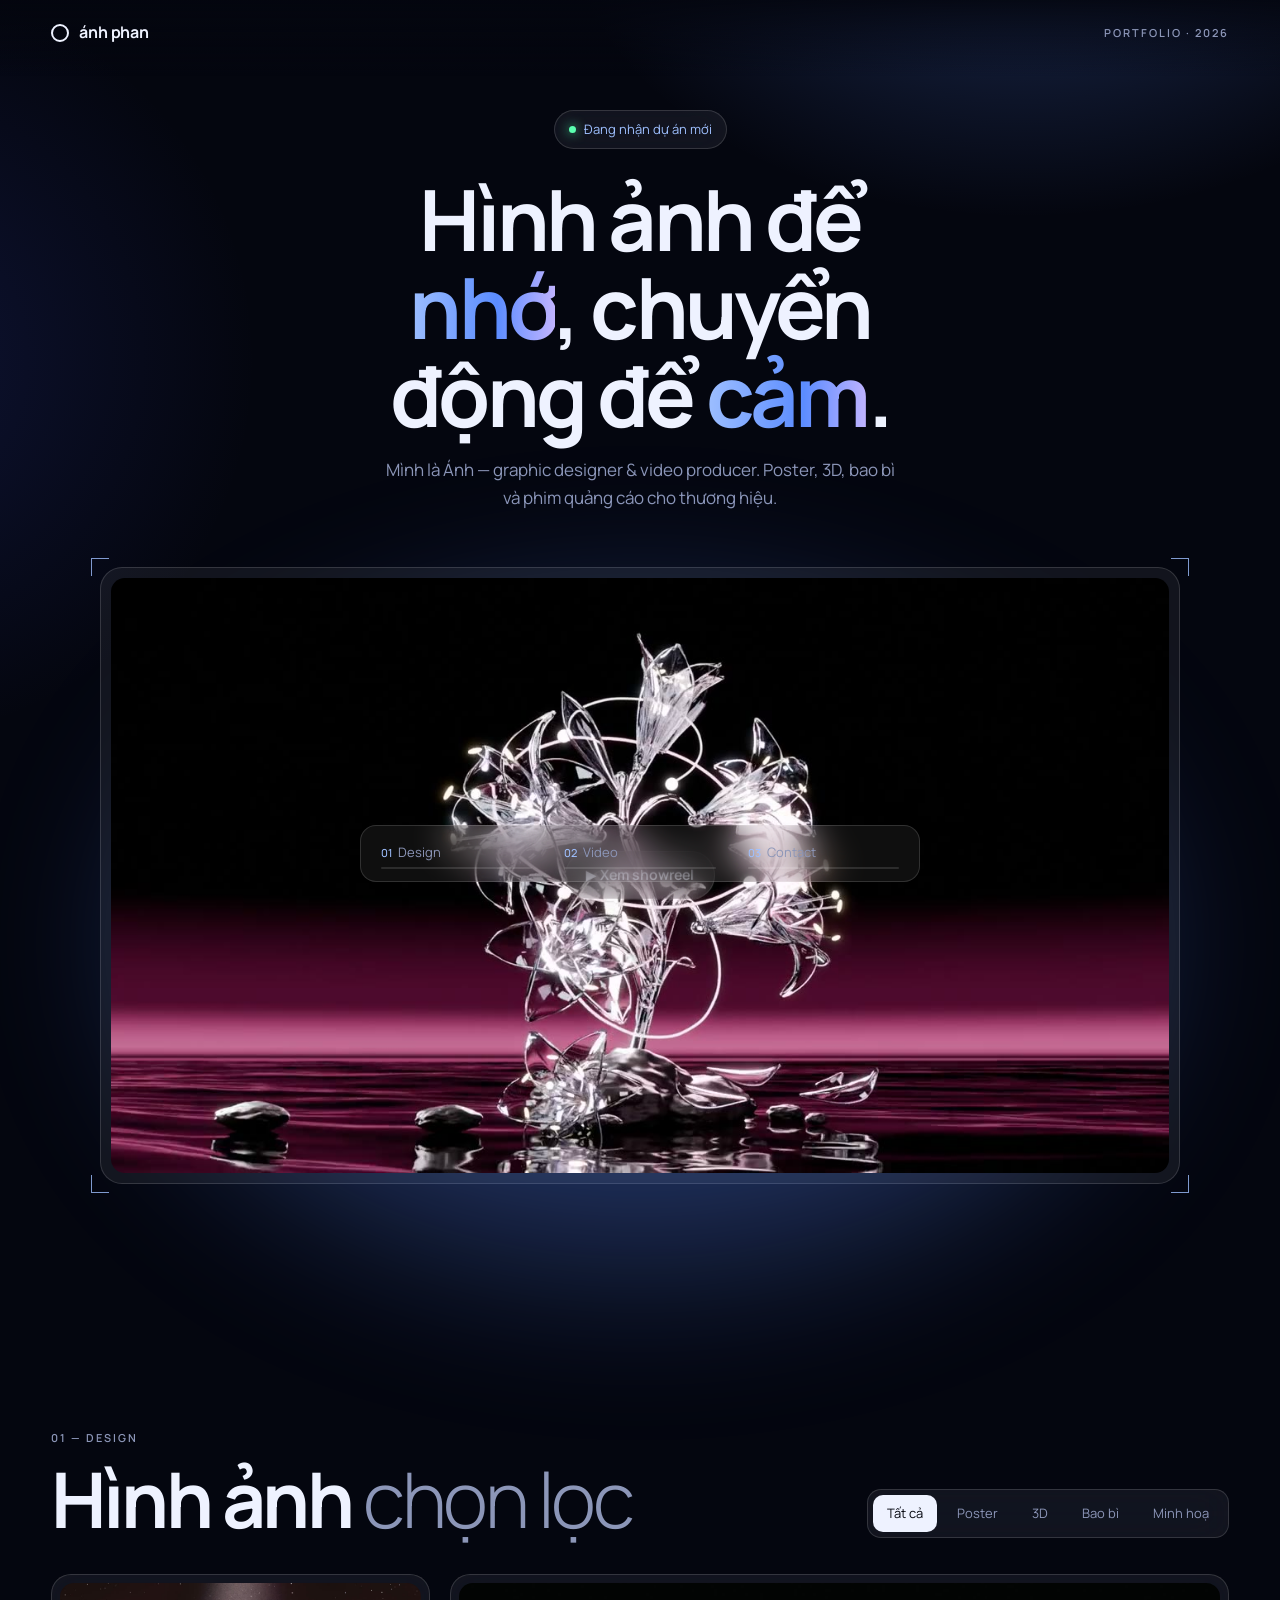
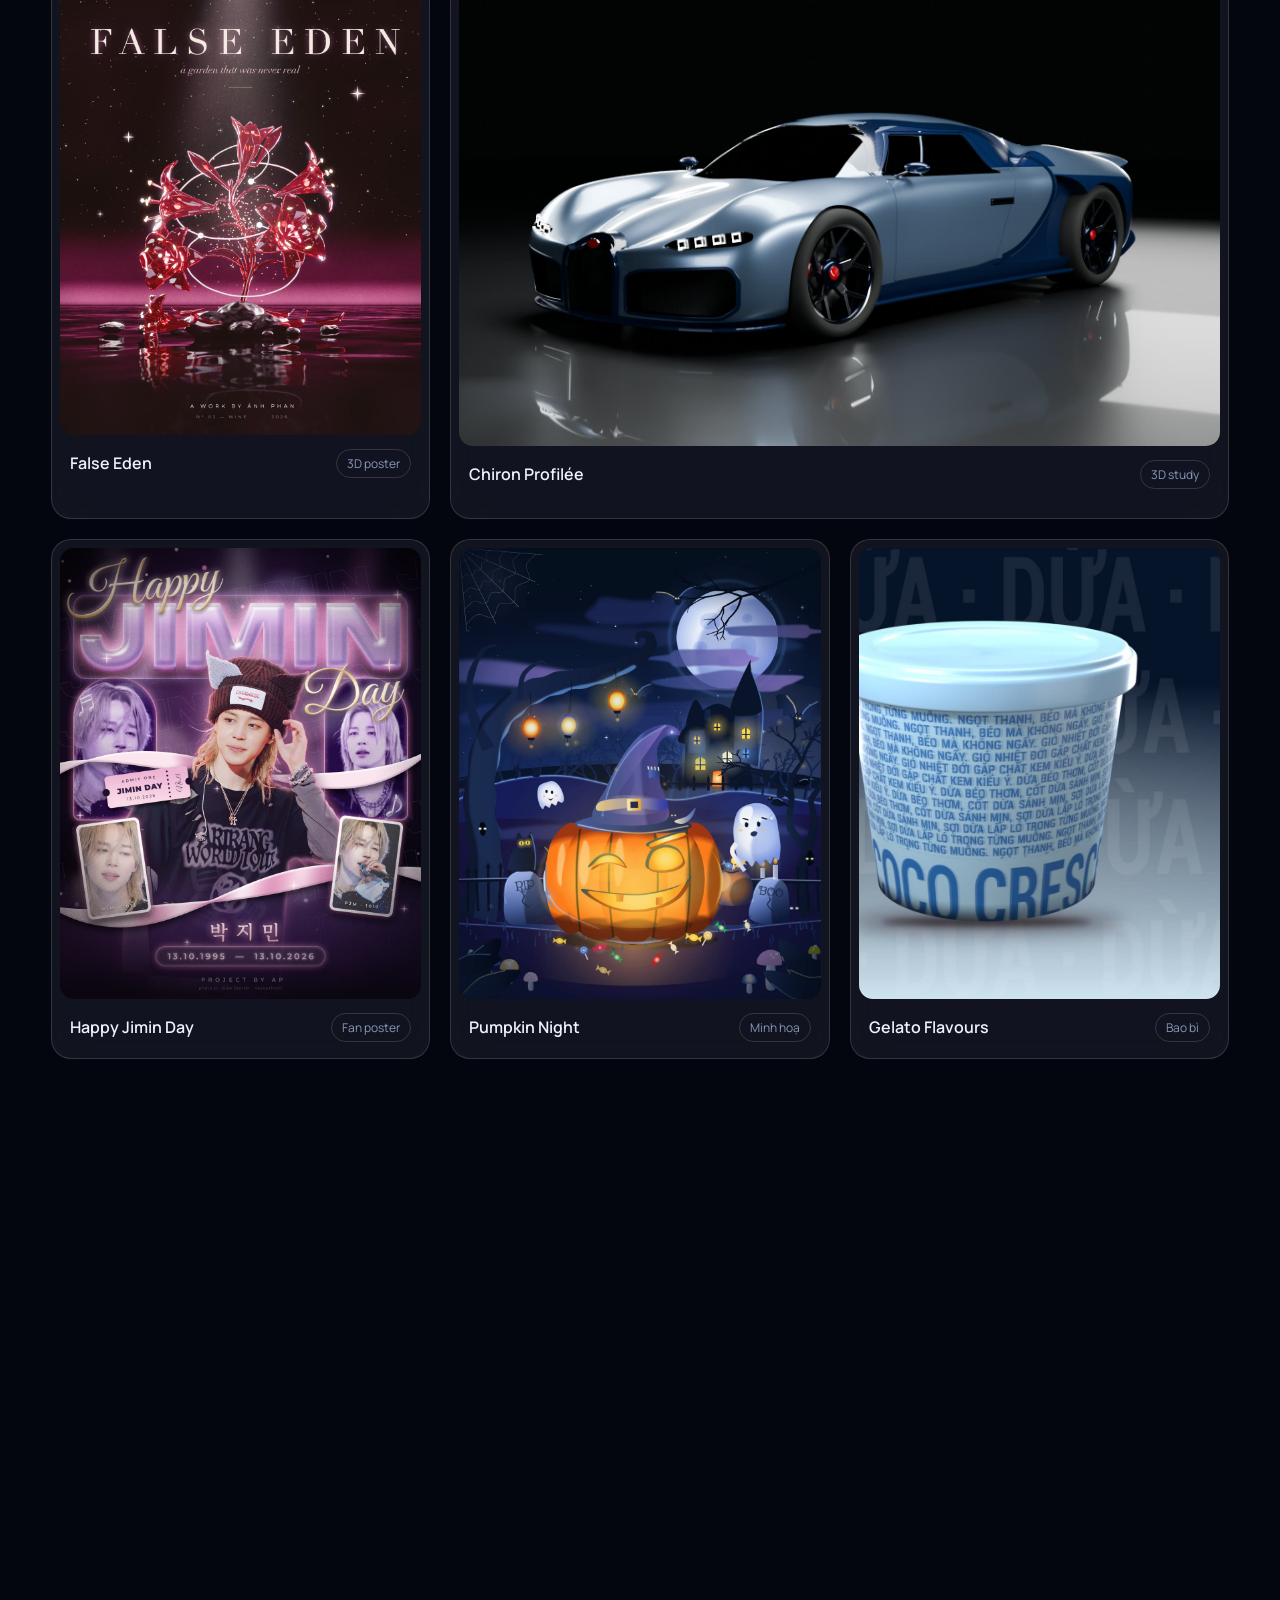
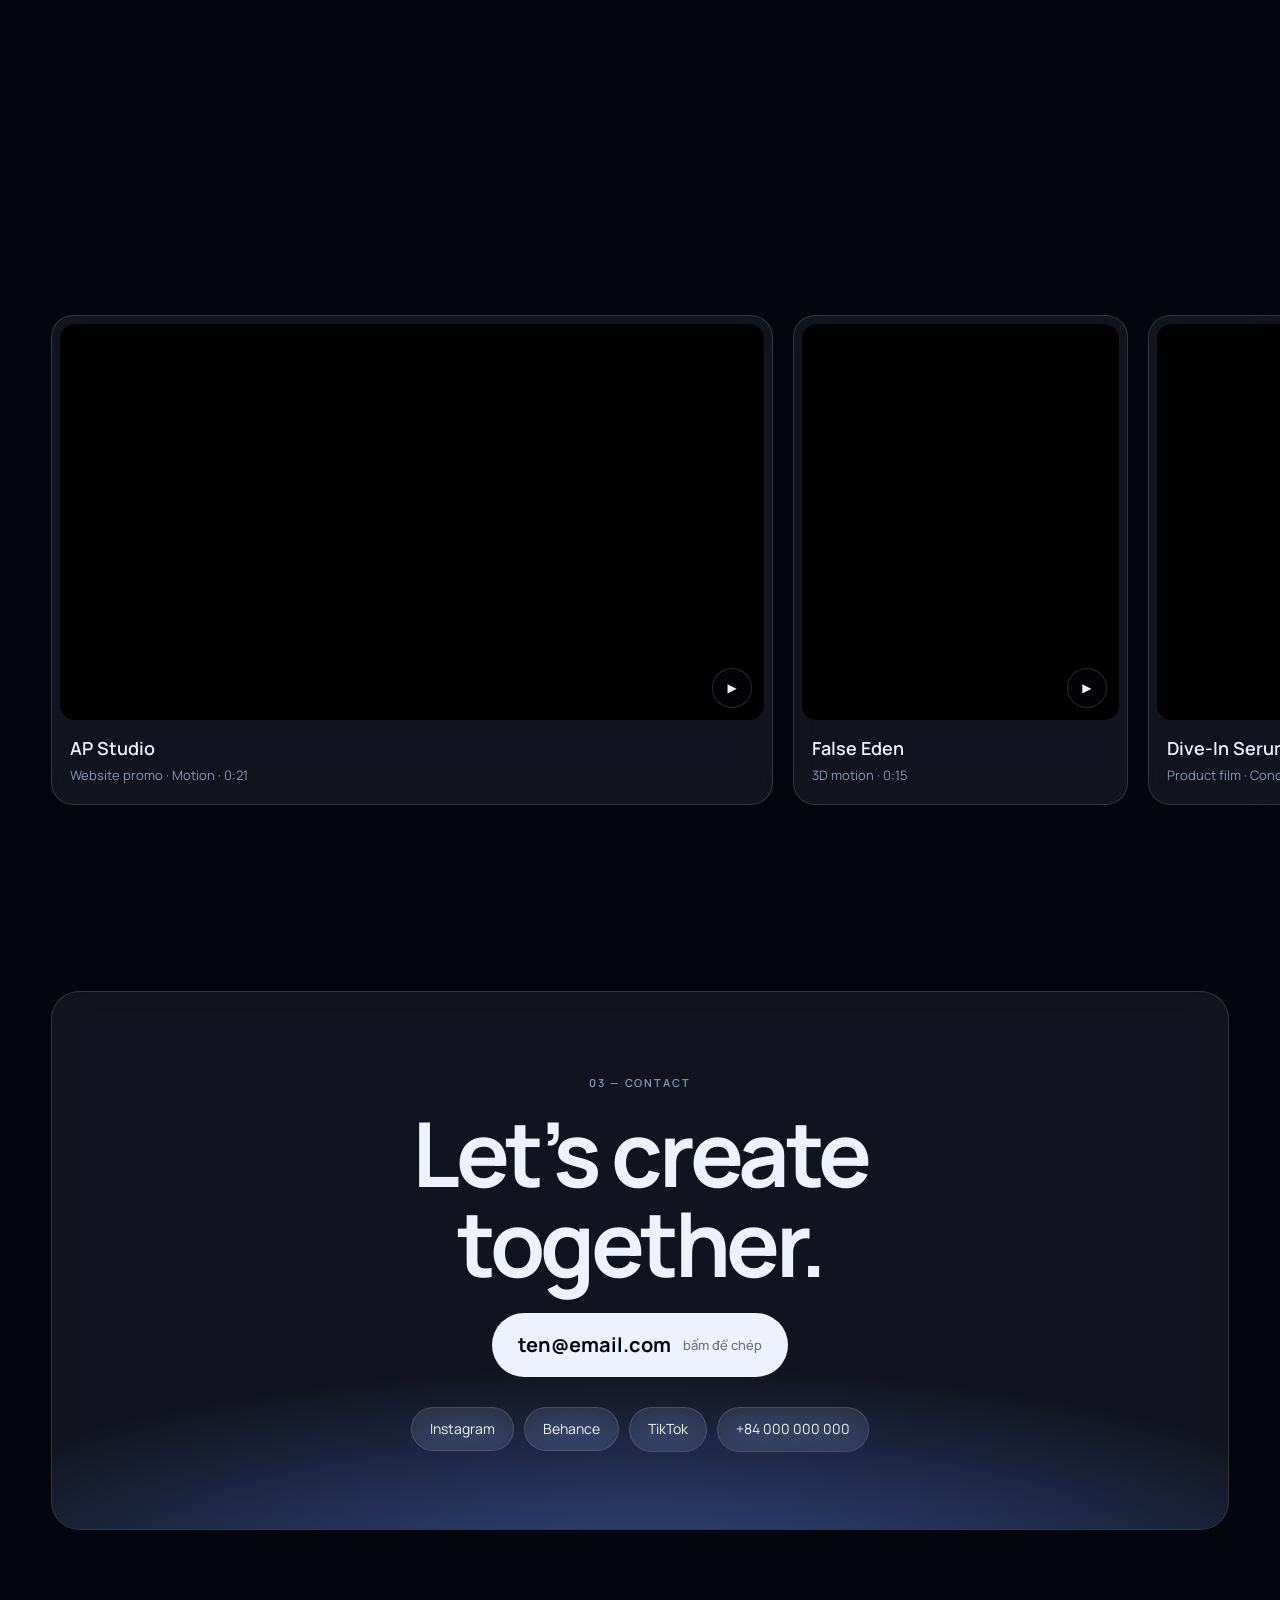
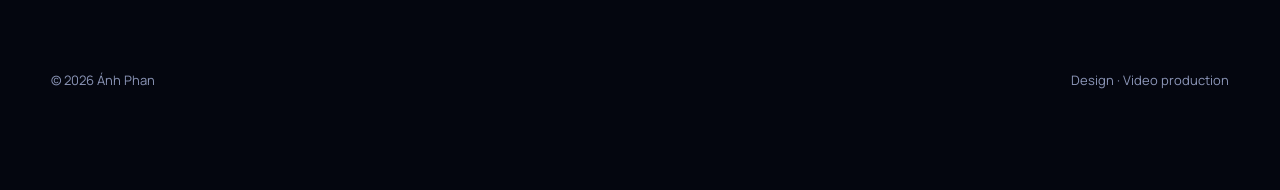
<file: style-tests/c-night.html>
<!doctype html>
<html lang="vi">
<head>
<meta charset="utf-8">
<meta name="viewport" content="width=device-width, initial-scale=1">
<title>Ánh Phan — Night Glass</title>
<link rel="preconnect" href="https://fonts.googleapis.com">
<link rel="preconnect" href="https://fonts.gstatic.com" crossorigin>
<link href="https://fonts.googleapis.com/css2?family=Manrope:wght@300;400;500;600;700;800&display=swap&subset=vietnamese" rel="stylesheet">
<style>
  /* ===== BẢN THỬ C — NIGHT GLASS: xanh đêm, kính mờ, nối tiếp video Showcase ===== */
  :root {
    --bg: #04060f;
    --ink: #eef2ff;
    --mute: #8c96b8;
    --glass: rgba(255, 255, 255, .06);
    --edge: rgba(255, 255, 255, .14);
    --blue: #5b8cff;
    --sky: #9fc0ff;
    --font: 'Manrope', system-ui, sans-serif;
    --ease: cubic-bezier(.22, 1, .36, 1);
    --pad: clamp(16px, 4vw, 56px);
  }
  * { box-sizing: border-box; margin: 0; padding: 0; }
  html { scroll-behavior: smooth; }
  body {
    background: var(--bg); color: var(--ink); font: 400 16px/1.6 var(--font); overflow-x: hidden;
    background-image:
      radial-gradient(60vw 40vw at 80% -10%, rgba(91, 140, 255, .28), transparent 60%),
      radial-gradient(50vw 50vw at -10% 40%, rgba(60, 80, 220, .18), transparent 60%),
      radial-gradient(70vw 40vw at 50% 110%, rgba(91, 140, 255, .35), transparent 60%);
    background-attachment: fixed;
  }
  a { color: inherit; text-decoration: none; }
  button { font: inherit; color: inherit; background: none; border: 0; cursor: pointer; }
  img, video { display: block; width: 100%; }
  .tag { font: 600 11px/1 var(--font); letter-spacing: .18em; text-transform: uppercase; color: var(--mute); }
  .glass { background: var(--glass); border: 1px solid var(--edge); backdrop-filter: blur(18px) saturate(140%); -webkit-backdrop-filter: blur(18px) saturate(140%); }

  /* ---------- đầu trang ---------- */
  .top { position: fixed; inset: 0 0 auto; z-index: 40; display: flex; justify-content: space-between; align-items: center; padding: 20px var(--pad) 30px; background: linear-gradient(rgba(4, 6, 15, .88), rgba(4, 6, 15, 0)); }
  .brand { display: flex; align-items: center; gap: 10px; font-weight: 700; letter-spacing: -.01em; }
  .brand::before { content: ''; width: 14px; height: 14px; border: 2px solid currentColor; border-radius: 50%; }

  /* ---------- thanh chương ở đáy (giống khung video Showcase) ---------- */
  .chapters { position: fixed; z-index: 40; left: 50%; bottom: 18px; transform: translateX(-50%); display: flex; gap: 4px; padding: 6px; border-radius: 16px; width: min(560px, calc(100% - 32px)); }
  .chapters a { flex: 1; padding: 10px 14px 12px; border-radius: 11px; position: relative; font-size: 13px; color: var(--mute); transition: color .3s, background .3s; }
  .chapters a b { font-weight: 500; color: var(--sky); margin-right: 6px; font-size: 11px; }
  .chapters a i { position: absolute; left: 14px; right: 14px; bottom: 6px; height: 2px; background: rgba(255, 255, 255, .12); border-radius: 2px; overflow: hidden; }
  .chapters a i::after { content: ''; position: absolute; inset: 0; background: var(--blue); transform: scaleX(var(--p, 0)); transform-origin: left; }
  .chapters a.on { color: var(--ink); background: rgba(255, 255, 255, .07); }

  /* ---------- màn hình đầu ---------- */
  .hero { min-height: 100svh; display: grid; align-content: center; justify-items: center; text-align: center; padding: 110px var(--pad) 120px; }
  .hello { display: inline-flex; align-items: center; gap: 8px; padding: 8px 14px; border-radius: 99px; font-size: 13px; color: var(--sky); }
  .hello::before { content: ''; width: 7px; height: 7px; border-radius: 50%; background: #5bffb0; box-shadow: 0 0 12px #5bffb0; }
  .hero h1 { margin-top: 26px; font: 700 clamp(42px, 6.6vw, 104px)/1.04 var(--font); letter-spacing: -.045em; max-width: 13ch; text-wrap: balance; }
  .hero h1 .word { display: inline-block; opacity: 0; filter: blur(8px); transform: translateY(.25em); animation: blurin 1.1s var(--ease) forwards; }
  .hero h1 .hl { background: linear-gradient(92deg, var(--sky), var(--blue) 60%, #c4b5ff); -webkit-background-clip: text; background-clip: text; color: transparent; }
  @keyframes blurin { to { opacity: 1; filter: none; transform: none; } }
  .hero p { margin-top: 18px; max-width: 520px; color: var(--mute); font-size: 17px; opacity: 0; animation: blurin 1s 1.1s var(--ease) forwards; }
  .stage { margin-top: 56px; width: min(1080px, 100%); perspective: 1400px; opacity: 0; animation: blurin 1.2s 1.3s var(--ease) forwards; }
  .device { position: relative; border-radius: 22px; padding: 10px; transform-style: preserve-3d; transition: transform .6s var(--ease); cursor: pointer; }
  .device .scr { border-radius: 14px; overflow: hidden; aspect-ratio: 16/9; background: #000; }
  .device video { height: 100%; object-fit: cover; }
  .device .corner { position: absolute; width: 18px; height: 18px; border: 1.5px solid var(--sky); opacity: .8; }
  .corner.tl { top: -10px; left: -10px; border-right: 0; border-bottom: 0; } .corner.tr { top: -10px; right: -10px; border-left: 0; border-bottom: 0; }
  .corner.bl { bottom: -10px; left: -10px; border-right: 0; border-top: 0; } .corner.br { bottom: -10px; right: -10px; border-left: 0; border-top: 0; }
  .device .play { position: absolute; left: 50%; top: 50%; transform: translate(-50%, -50%) translateZ(40px); padding: 12px 20px; border-radius: 99px; font-size: 14px; font-weight: 600; white-space: nowrap; }
  .glow { position: absolute; inset: 10% 5% -12%; background: var(--blue); filter: blur(90px); opacity: .35; z-index: -1; border-radius: 50%; }

  /* ---------- tiêu đề phần ---------- */
  section { padding: 120px var(--pad) 40px; }
  .head { display: flex; justify-content: space-between; align-items: end; gap: 24px; flex-wrap: wrap; margin-bottom: 36px; }
  .head h2 { font: 700 clamp(40px, 6vw, 84px)/1 var(--font); letter-spacing: -.045em; margin-top: 12px; }
  .head h2 span { color: var(--mute); font-weight: 300; }

  /* ---------- DESIGN: lọc theo loại + thẻ kính nghiêng ---------- */
  .filters { display: flex; gap: 6px; padding: 5px; border-radius: 14px; flex-wrap: wrap; }
  .filters button { padding: 8px 14px; border-radius: 10px; font-size: 13px; color: var(--mute); transition: .3s; }
  .filters button.on { background: var(--ink); color: var(--bg); }
  .cards { display: grid; grid-template-columns: repeat(3, 1fr); gap: 20px; }
  .card { border-radius: 20px; padding: 8px; transition: transform .5s var(--ease), opacity .4s, border-color .3s; transform-style: preserve-3d; cursor: zoom-in; }
  .card:hover { border-color: rgba(159, 192, 255, .45); }
  .card.hide { display: none; }
  .card .im { border-radius: 14px; overflow: hidden; aspect-ratio: 4/5; background: #0b1020; }
  .card.w .im { aspect-ratio: auto; height: calc(100% - 64px); }
  .card.w { grid-column: span 2; }
  .card img { height: 100%; object-fit: cover; transition: transform 1s var(--ease); }
  .card:hover img { transform: scale(1.04); }
  .card .info { display: flex; justify-content: space-between; align-items: center; padding: 14px 10px 8px; }
  .card .info b { font-weight: 600; }
  .card .info span { font-size: 12px; color: var(--mute); padding: 4px 10px; border: 1px solid var(--edge); border-radius: 99px; }

  /* ---------- VIDEO: băng chuyền cuộn ngang ---------- */
  .rail { display: flex; gap: 20px; overflow-x: auto; scroll-snap-type: x mandatory; padding: 4px var(--pad) 26px; margin: 0 calc(var(--pad) * -1); scrollbar-width: none; }
  .rail::-webkit-scrollbar { display: none; }
  .rail { align-items: flex-start; }
  .vcard { flex: 0 0 auto; scroll-snap-align: center; border-radius: 22px; padding: 8px; cursor: pointer; transition: border-color .3s; }
  .vcard:hover { border-color: rgba(159, 192, 255, .45); }
  .vcard .scr { border-radius: 15px; overflow: hidden; height: clamp(240px, 44svh, 400px); aspect-ratio: 16/9; background: #000; position: relative; }
  .vcard.tall .scr { aspect-ratio: 4/5; }
  .vcard .info { max-width: 100%; }
  .vcard video { height: 100%; object-fit: cover; }
  .vcard .scr::after { content: '▶'; position: absolute; right: 12px; bottom: 12px; width: 38px; height: 38px; border-radius: 50%; display: grid; place-items: center; font-size: 12px; background: rgba(4, 6, 15, .5); backdrop-filter: blur(10px); border: 1px solid var(--edge); }
  .vcard .info { padding: 14px 10px 8px; }
  .vcard .info b { display: block; font-weight: 600; font-size: 18px; }
  .vcard .info span { color: var(--mute); font-size: 13px; }
  .rail-nav { display: flex; gap: 8px; }
  .rail-nav button { width: 44px; height: 44px; border-radius: 50%; font-size: 16px; }
  .rail-nav button:hover { background: rgba(255, 255, 255, .12); }

  /* ---------- CONTACT ---------- */
  #contact { padding-bottom: 140px; }
  .cbox { border-radius: 28px; padding: clamp(28px, 6vw, 80px); text-align: center; position: relative; overflow: hidden; }
  .cbox::before { content: ''; position: absolute; inset: auto -20% -60% -20%; height: 90%; background: radial-gradient(closest-side, rgba(91, 140, 255, .5), transparent); z-index: -1; }
  .cbox h2 { font: 700 clamp(40px, 7vw, 100px)/1 var(--font); letter-spacing: -.05em; margin: 14px 0 26px; }
  .copy { display: inline-flex; align-items: center; gap: 12px; padding: 16px 26px; border-radius: 99px; background: var(--ink); color: var(--bg); font-weight: 700; font-size: clamp(16px, 2vw, 20px); transition: transform .3s var(--ease); }
  .copy:hover { transform: scale(1.04); }
  .copy small { font-weight: 500; opacity: .55; font-size: 13px; }
  .socials { display: flex; justify-content: center; gap: 10px; flex-wrap: wrap; margin-top: 30px; }
  .socials a { padding: 10px 18px; border-radius: 99px; font-size: 14px; transition: background .3s; }
  .socials a:hover { background: rgba(255, 255, 255, .14); }
  .toast { position: fixed; z-index: 120; left: 50%; top: 24px; transform: translate(-50%, -20px); opacity: 0; padding: 10px 18px; border-radius: 99px; font-size: 14px; transition: .4s var(--ease); pointer-events: none; }
  .toast.on { opacity: 1; transform: translate(-50%, 0); }
  footer { display: flex; justify-content: space-between; color: var(--mute); font-size: 13px; padding: 0 var(--pad) 100px; }

  /* ---------- hiện dần ---------- */
  [data-reveal] { opacity: 0; filter: blur(10px); transform: translateY(30px); transition: opacity 1s var(--ease), transform 1s var(--ease), filter 1s var(--ease); }
  [data-reveal].in { opacity: 1; filter: none; transform: none; }

  /* ---------- khung xem lớn ---------- */
  .lb { position: fixed; inset: 0; z-index: 100; background: rgba(4, 6, 15, .82); backdrop-filter: blur(20px); display: grid; place-items: center; opacity: 0; visibility: hidden; transition: .4s; padding: 4vw; }
  .lb.open { opacity: 1; visibility: visible; }
  .lb-stage video, .lb-stage img { max-width: 90vw; max-height: 84svh; width: auto; border-radius: 16px; }
  .lb-x { position: absolute; top: 16px; right: 20px; font: 300 40px/1 var(--font); color: var(--ink); }

  /* ---------- điện thoại ---------- */
  @media (max-width: 860px) {
    .cards { grid-template-columns: 1fr 1fr; }
    .card.w { grid-column: 1 / -1; }
    .card.w .im { height: auto; aspect-ratio: 16/10; }
  }
  @media (max-width: 560px) {
    .top .tag { display: none; }
    .cards { grid-template-columns: 1fr; gap: 14px; }
    .chapters a { padding: 9px 8px 12px; font-size: 12px; text-align: center; }
    .chapters a b { display: none; }
    .chapters a i { left: 10px; right: 10px; }
    .rail-nav { display: none; }
    .vcard .scr { height: auto; width: 82vw; }
    .vcard.tall .scr { width: 64vw; }
    footer { flex-direction: column; gap: 4px; }
  }
  @media (prefers-reduced-motion: reduce) { *, *::before, *::after { animation: none !important; transition: none !important; } .hero h1 .word, .hero p, .stage, [data-reveal] { opacity: 1; filter: none; transform: none; } }
</style>
</head>
<body>

<header class="top">
  <a href="#" class="brand">ánh phan</a>
  <span class="tag">Portfolio · 2026</span>
</header>

<nav class="chapters glass" id="chapters">
  <a href="#design"><b>01</b>Design<i></i></a>
  <a href="#video"><b>02</b>Video<i></i></a>
  <a href="#contact"><b>03</b>Contact<i></i></a>
</nav>

<section class="hero">
  <span class="hello glass">Đang nhận dự án mới</span>
  <h1 id="title"><span class="word">Hình</span> <span class="word">ảnh</span> <span class="word">để</span> <span class="word"><span class="hl">nhớ</span>,</span> <span class="word">chuyển</span> <span class="word">động</span> <span class="word">để</span> <span class="word"><span class="hl">cảm</span>.</span></h1>
  <p>Mình là Ánh — graphic designer &amp; video producer. Poster, 3D, bao bì và phim quảng cáo cho thương hiệu.</p>
  <div class="stage">
    <div class="device glass" id="device" data-full="../assets/video/showreel.mp4">
      <span class="corner tl"></span><span class="corner tr"></span><span class="corner bl"></span><span class="corner br"></span>
      <div class="scr"><video src="../assets/video/showreel.mp4" poster="../assets/img/showreel-poster.jpg" autoplay muted loop playsinline></video></div>
      <span class="play glass">▶ Xem showreel</span>
      <div class="glow"></div>
    </div>
  </div>
</section>

<!-- 01 DESIGN -->
<section id="design">
  <div class="head" data-reveal>
    <div><span class="tag">01 — Design</span><h2>Hình ảnh <span>chọn lọc</span></h2></div>
    <div class="filters glass" id="filters">
      <button class="on" data-f="all">Tất cả</button>
      <button data-f="poster">Poster</button>
      <button data-f="3d">3D</button>
      <button data-f="pack">Bao bì</button>
      <button data-f="illus">Minh hoạ</button>
    </div>
  </div>
  <div class="cards" id="cards">
    <figure class="card glass" data-k="poster 3d" data-img="../assets/img/falseeden-poster.jpg" data-reveal><div class="im"><img src="../assets/img/falseeden-poster.jpg" alt="False Eden"></div><figcaption class="info"><b>False Eden</b><span>3D poster</span></figcaption></figure>
    <figure class="card glass w" data-k="3d" data-img="../assets/img/bugatti-hero.jpg" data-reveal><div class="im"><img src="../assets/img/bugatti-hero.jpg" alt="Chiron Profilée"></div><figcaption class="info"><b>Chiron Profilée</b><span>3D study</span></figcaption></figure>
    <figure class="card glass" data-k="poster" data-img="../assets/img/jimin.jpg" data-reveal><div class="im"><img src="../assets/img/jimin.jpg" alt="Happy Jimin Day"></div><figcaption class="info"><b>Happy Jimin Day</b><span>Fan poster</span></figcaption></figure>
    <figure class="card glass" data-k="illus" data-img="../assets/img/halloween.jpg" data-reveal><div class="im"><img src="../assets/img/halloween.jpg" alt="Pumpkin Night"></div><figcaption class="info"><b>Pumpkin Night</b><span>Minh hoạ</span></figcaption></figure>
    <figure class="card glass" data-k="pack 3d" data-img="../assets/img/vinamilk-coco.jpg" data-reveal><div class="im"><img src="../assets/img/vinamilk-coco.jpg" alt="Gelato packaging" style="object-position:62% 50%"></div><figcaption class="info"><b>Gelato Flavours</b><span>Bao bì</span></figcaption></figure>
    <figure class="card glass w" data-k="3d" data-img="../assets/img/lily-wide.jpg" data-reveal><div class="im"><img src="../assets/img/lily-wide.jpg" alt="Glass Lily"></div><figcaption class="info"><b>Glass Lily</b><span>3D still</span></figcaption></figure>
    <figure class="card glass" data-k="poster 3d" data-img="../assets/img/falseeden-close.jpg" data-reveal><div class="im"><img src="../assets/img/falseeden-close.jpg" alt="False Eden close-up"></div><figcaption class="info"><b>False Eden II</b><span>3D poster</span></figcaption></figure>
  </div>
</section>

<!-- 02 VIDEO -->
<section id="video">
  <div class="head" data-reveal>
    <div><span class="tag">02 — Video production</span><h2>Chuyển động <span>&amp; phim</span></h2></div>
    <div class="rail-nav"><button class="glass" id="prev" aria-label="Trước">←</button><button class="glass" id="next" aria-label="Sau">→</button></div>
  </div>
  <div class="rail" id="rail">
    <article class="vcard glass" data-play data-full="../assets/video/f-apstudio.mp4"><div class="scr"><video src="../assets/video/p-apstudio.mp4" muted loop playsinline preload="metadata"></video></div><div class="info"><b>AP Studio</b><span>Website promo · Motion · 0:21</span></div></article>
    <article class="vcard glass tall" data-play data-full="../assets/video/f-lily.mp4"><div class="scr"><video src="../assets/video/p-lily.mp4" muted loop playsinline preload="metadata"></video></div><div class="info"><b>False Eden</b><span>3D motion · 0:15</span></div></article>
    <article class="vcard glass" data-play data-full="../assets/video/f-torriden.mp4"><div class="scr"><video src="../assets/video/p-torriden.mp4" muted loop playsinline preload="metadata"></video></div><div class="info"><b>Dive-In Serum</b><span>Product film · Concept · 0:30</span></div></article>
    <article class="vcard glass tall" data-play data-full="../assets/video/f-halloween.mp4"><div class="scr"><video src="../assets/video/p-halloween.mp4" muted loop playsinline preload="metadata"></video></div><div class="info"><b>Pumpkin Night</b><span>Animated illustration · 0:10</span></div></article>
    <article class="vcard glass" data-play data-full="../assets/video/f-annie.mp4"><div class="scr"><video src="../assets/video/p-annie.mp4" muted loop playsinline preload="metadata"></video></div><div class="info"><b>Showcase Reel</b><span>Portfolio film · 0:44</span></div></article>
    <article class="vcard glass" data-play data-full="../assets/video/f-vinamilk.mp4"><div class="scr"><video src="../assets/video/p-vinamilk.mp4" muted loop playsinline preload="metadata"></video></div><div class="info"><b>Gelato Flavours</b><span>Packaging film · 3D · 0:13</span></div></article>
  </div>
</section>

<!-- 03 CONTACT -->
<section id="contact">
  <div class="cbox glass" data-reveal>
    <span class="tag">03 — Contact</span>
    <h2>Let’s create<br>together.</h2>
    <button class="copy" id="copy" data-mail="ten@email.com">ten@email.com <small>bấm để chép</small></button>
    <div class="socials">
      <a class="glass" href="#">Instagram</a><a class="glass" href="#">Behance</a><a class="glass" href="#">TikTok</a><a class="glass" href="#">+84 000 000 000</a>
    </div>
  </div>
</section>
<footer><span>© 2026 Ánh Phan</span><span>Design · Video production</span></footer>
<div class="toast glass" id="toast">Đã chép email ✓</div>

<script src="common.js"></script>
<script>
  // Tiêu đề hiện từng chữ từ mờ sang rõ, chữ sau trễ hơn chữ trước 70ms
  document.querySelectorAll('#title .word').forEach((w, i) => (w.style.animationDelay = i * 70 + 'ms'));

  // Khung showreel nghiêng theo chuột
  const dev = document.getElementById('device');
  if (matchMedia('(hover: hover)').matches) {
    dev.addEventListener('mousemove', (e) => {
      const r = dev.getBoundingClientRect(), x = (e.clientX - r.left) / r.width - .5, y = (e.clientY - r.top) / r.height - .5;
      dev.style.transform = `rotateY(${x * 8}deg) rotateX(${-y * 8}deg)`;
    });
    dev.addEventListener('mouseleave', () => (dev.style.transform = ''));
    document.querySelectorAll('.card').forEach((c) => {
      c.addEventListener('mousemove', (e) => {
        const r = c.getBoundingClientRect(), x = (e.clientX - r.left) / r.width - .5, y = (e.clientY - r.top) / r.height - .5;
        c.style.transform = `perspective(900px) rotateY(${x * 7}deg) rotateX(${-y * 7}deg)`;
      });
      c.addEventListener('mouseleave', () => (c.style.transform = ''));
    });
  }

  // Lọc tác phẩm theo loại
  document.getElementById('filters').addEventListener('click', (e) => {
    const b = e.target.closest('button'); if (!b) return;
    document.querySelectorAll('#filters button').forEach((x) => x.classList.toggle('on', x === b));
    document.querySelectorAll('.card').forEach((c) => c.classList.toggle('hide', b.dataset.f !== 'all' && !c.dataset.k.includes(b.dataset.f)));
  });

  // Nút trái/phải của băng chuyền video
  const rail = document.getElementById('rail');
  document.getElementById('next').onclick = () => rail.scrollBy({ left: rail.clientWidth * .6, behavior: 'smooth' });
  document.getElementById('prev').onclick = () => rail.scrollBy({ left: -rail.clientWidth * .6, behavior: 'smooth' });

  // Thanh chương: vạch xanh chạy theo tiến độ cuộn của từng phần
  const chips = [...document.querySelectorAll('#chapters a')];
  const secs = chips.map((a) => document.querySelector(a.getAttribute('href')));
  function chapters() {
    secs.forEach((s, i) => {
      const r = s.getBoundingClientRect();
      const p = Math.min(1, Math.max(0, (innerHeight * .6 - r.top) / r.height));
      chips[i].style.setProperty('--p', p);
      chips[i].classList.toggle('on', p > 0 && p < 1);
    });
  }
  addEventListener('scroll', chapters, { passive: true }); chapters();

  // Bấm để chép email
  const copy = document.getElementById('copy'), toast = document.getElementById('toast');
  copy.onclick = async () => {
    try { await navigator.clipboard.writeText(copy.dataset.mail); } catch { location.href = 'mailto:' + copy.dataset.mail; return; }
    toast.classList.add('on'); setTimeout(() => toast.classList.remove('on'), 1800);
  };
</script>
</body>
</html>
</file>
<file: site.css>
/* ===== PORTFOLIO — phong cách A "Cinema": nền đen, tiêu đề Arimo lớn, phim nhựa =====
   Dùng chung cho index.html (trang chủ) và design.html (trang từng mục Design). */
/* Màu, font và cỡ chữ đổi được trong Trình chỉnh sửa → tab "Giao diện" (giao-dien.js ghi đè các biến này).
   Giá trị dưới đây là bộ màu mặc định "Cinema". */
:root {
  --bg: #0a0909;
  --bg-rgb: 10, 9, 9;
  --ink: #eee8e1;
  --ink-rgb: 238, 232, 225;
  --ink2: #d6cfc7;      /* chữ phụ, sáng vừa */
  --mute: #8d867f;
  --line: rgba(var(--ink-rgb), .14);
  --card: var(--card);      /* ô nền tối hơn/sáng hơn nền một chút */
  --strip: #000;        /* dải phim */
  --sprocket: var(--sprocket);  /* lỗ dải phim */
  --accent: #ff3b5c;
  --ts: 1;              /* hệ số cỡ tiêu đề */
  --tw: 700;            /* độ đậm tiêu đề */
  --tls: 1;
  /* cỡ tiêu đề chung của mọi trang con (Video, Design, About, từng mục Design) */
  --page-title: calc(clamp(48px, 7.4vw, 116px) * var(--ts));             /* hệ số khoảng cách chữ tiêu đề (font có chân thì nới ra) */
  --title: 'Arimo', 'Helvetica Neue', Arial, sans-serif;
  --sans: 'Be Vietnam Pro', system-ui, sans-serif;
  --mono: 'Arimo', 'Helvetica Neue', Arial, sans-serif; /* nhãn nhỏ in hoa: chữ không chân, nét đậm */
  --ease: cubic-bezier(.16, 1, .3, 1);
  --pad: clamp(16px, 4vw, 48px);
}
* { box-sizing: border-box; margin: 0; padding: 0; }
html { scroll-behavior: smooth; }
html.lock { overflow: hidden; }
body { background: var(--bg); color: var(--ink); font: 300 16px/1.6 var(--sans); overflow-x: hidden; }
a { color: inherit; text-decoration: none; }
button { font: inherit; color: inherit; background: none; border: 0; cursor: pointer; }
img, video { display: block; width: 100%; }
[hidden] { display: none !important; }
.mono { font: 700 11px/1.4 var(--mono); letter-spacing: .1em; text-transform: uppercase; font-variant-numeric: tabular-nums; }

/* hạt phim phủ toàn trang */
body::after {
  content: ''; position: fixed; inset: -50%; z-index: 90; pointer-events: none; opacity: .07;
  background: url("data:image/svg+xml,%3Csvg xmlns='http://www.w3.org/2000/svg' width='200' height='200'%3E%3Cfilter id='n'%3E%3CfeTurbulence type='fractalNoise' baseFrequency='.9' numOctaves='2'/%3E%3C/filter%3E%3Crect width='100%25' height='100%25' filter='url(%23n)'/%3E%3C/svg%3E");
  animation: grain .9s steps(4) infinite;
}
@keyframes grain { 0% { transform: translate(0, 0) } 25% { transform: translate(-3%, 2%) } 50% { transform: translate(2%, -3%) } 75% { transform: translate(-2%, -1%) } }

/* ---------- hiệu ứng nền (tab Giao diện → Hiệu ứng nền) ---------- */
.cosmos { display: none; position: fixed; inset: 0; z-index: -1; pointer-events: none; overflow: hidden; }
[data-fx="gradient"] .cosmos, [data-fx="vutru"] .cosmos { display: block;
  background: radial-gradient(70% 55% at 88% 0%, rgba(var(--g2-rgb), .75), transparent 70%),
              radial-gradient(60% 50% at 0% 100%, rgba(var(--g2-rgb), .5), transparent 70%),
              radial-gradient(40% 35% at 55% 45%, rgba(var(--acc-rgb), .07), transparent 70%); }
.cosmos i, .cosmos b { display: none; }
/* toàn bộ sao: độ sáng chọn trong Giao diện (--sao) × mờ dần khi cuộn (--fade) */
.cosmos .sky { position: absolute; inset: 0; opacity: calc(var(--sao, .5) * var(--fade, 1)); transition: opacity .5s; }
[data-fx="vutru"] .cosmos i { display: block; position: absolute; left: 0; top: 0; width: 1px; height: 1px; border-radius: 50%; animation: twinkle 4s ease-in-out infinite alternate; }
[data-fx="vutru"] .cosmos .s2 { animation-duration: 6s; animation-delay: -2s; }
[data-fx="vutru"] .cosmos .s3 { animation-duration: 3.2s; animation-delay: -1s; }
@keyframes twinkle { from { opacity: .35 } to { opacity: 1 } }
/* ngôi sao 4 cánh lấp lánh như trong portfolio PDF */
[data-fx="vutru"] .cosmos b { display: block; position: absolute; width: 22px; height: 22px; transform: scale(var(--z));
  background: radial-gradient(circle, rgba(var(--ink-rgb), 1) 0 8%, rgba(var(--ink-rgb), .0) 9%),
              linear-gradient(rgba(var(--ink-rgb), 0), rgba(var(--ink-rgb), .95) 50%, rgba(var(--ink-rgb), 0)) center / 2px 100% no-repeat,
              linear-gradient(90deg, rgba(var(--ink-rgb), 0), rgba(var(--ink-rgb), .95) 50%, rgba(var(--ink-rgb), 0)) center / 100% 2px no-repeat;
  filter: drop-shadow(0 0 6px rgba(var(--ink-rgb), .8)); animation: sparkle var(--d) ease-in-out infinite; }
@keyframes sparkle { 0%, 100% { opacity: 0; transform: scale(calc(var(--z) * .4)) rotate(0deg) } 50% { opacity: 1; transform: scale(var(--z)) rotate(45deg) } }
/* ---------- thanh menu ---------- */
.nav {
  position: fixed; inset: 0 0 auto; z-index: 50; display: flex; align-items: center; justify-content: space-between;
  padding: 22px var(--pad) 34px; background: linear-gradient(rgba(var(--bg-rgb), .9), rgba(var(--bg-rgb), 0));
}
.logo { font: var(--tw) 19px/1 var(--title); letter-spacing: calc(-.02em * var(--tls)); }
.nav nav { display: flex; gap: clamp(14px, 3vw, 40px); }
.nav nav a { font: 700 12px/1 var(--mono); letter-spacing: .1em; text-transform: uppercase; }
.nav nav a i { font-style: normal; color: var(--mute); margin-right: 6px; }
.nav nav a.on { color: var(--accent); }
/* Liên hệ: nút hành động (viền màu nhấn), khác với các mục chuyển trang */
.nav nav { align-items: center; }
.nav nav a.nav-cta { padding: 9px 16px; border: 1px solid var(--accent); border-radius: 99px; color: var(--accent); transition: background .3s, color .3s; }
.nav nav a.nav-cta:hover { background: var(--accent); color: var(--bg); }

/* ---------- ẢNH TRANG TRÍ (tab "Ảnh trang trí" trong Trình chỉnh sửa) ---------- */
[data-deco] { position: relative; }
.vhero > :not(.deco), .ab-hero > :not(.deco), .about-top > :not(.deco), #contact > :not(.deco) { position: relative; z-index: 2; }
.deco { position: absolute; z-index: 3; width: clamp(84px, var(--w), 440px); margin: 0; transform: translate(-50%, -50%) rotate(var(--rot)); transition: transform .5s var(--ease); }
.deco.sau { z-index: 1; }
.deco img { width: 100%; aspect-ratio: 4 / 5; object-fit: cover; display: block; }
.deco .crop img { aspect-ratio: auto; }
@media (hover: hover) { .deco:hover { transform: translate(-50%, -50%) rotate(0deg) scale(1.04); } }
/* polaroid: khung trắng, lề dưới dày, mẩu băng dính trên đầu */
.deco.polaroid { background: #f5f1e8; padding: max(5px, calc(var(--w) * .06)) max(5px, calc(var(--w) * .06)) 0; box-shadow: 0 18px 40px rgba(0, 0, 0, .45), 0 2px 6px rgba(0, 0, 0, .25); }
.deco.polaroid figcaption { padding: 7% 4% 9%; text-align: center; color: #2b2622; font: 600 clamp(12px, 1.25vw, 18px)/1.1 'Dancing Script', cursive; }
.deco.polaroid:not(:has(figcaption))::after { content: ''; display: block; height: clamp(18px, 2.6vw, 38px); }
.deco.polaroid::before { content: ''; position: absolute; left: 50%; top: -9px; width: 38%; height: 18px; transform: translateX(-50%) rotate(-3deg); background: rgba(255, 248, 225, .55); box-shadow: 0 1px 3px rgba(0, 0, 0, .15); }
/* hoà vào nền: mép ảnh mờ dần vào màu nền */
.deco.hoa img, .deco.hoa .crop { -webkit-mask-image: radial-gradient(ellipse 50% 50% at 50% 50%, #000 55%, transparent 100%); mask-image: radial-gradient(ellipse 50% 50% at 50% 50%, #000 55%, transparent 100%); }
.deco.hoa { filter: saturate(.9); }
/* tròn có viền màu nhấn */
.deco.tron img, .deco.tron .crop { aspect-ratio: 1; border-radius: 50%; border: 2px solid var(--accent); object-fit: cover; }
/* khung mảnh */
.deco.khung { padding: 6px; border: 1px solid rgba(var(--ink-rgb), .35); background: rgba(var(--ink-rgb), .04); }
/* trong Trình chỉnh sửa: kéo được, ảnh đang chọn có viền */
.edit-deco .deco { cursor: grab; transition: none; }
.edit-deco .deco:active { cursor: grabbing; }
.edit-deco .deco.chon { outline: 2px dashed var(--accent); outline-offset: 6px; }
.edit-deco .deco.an-dt { opacity: .3; }

/* ---------- ĐẦU TRANG CON: một khuôn chung cho Video · Design · About ---------- */
.page-head { padding: 150px var(--pad) 40px; margin-bottom: 44px; border-bottom: 1px solid var(--line); }
.page-head .kick, .ab-hero .crumb, .cat-hero .crumb, .home-head .kick { color: var(--accent); }
.page-head h1 { font: var(--tw) var(--page-title)/.92 var(--title); letter-spacing: calc(-.055em * var(--tls)); margin: 16px 0 18px; }
.page-head h1 sup, .home-head h2 sup { font: 700 14px var(--mono); color: var(--accent); vertical-align: top; margin-left: 8px; letter-spacing: 0; }
.page-head p { max-width: 52ch; color: var(--ink2); font-size: clamp(15px, 1.3vw, 18px); }

/* ---------- TRANG CHỦ: các phần nổi bật ---------- */
.home-sec { padding: 90px 0 30px; }
.home-head { display: flex; justify-content: space-between; align-items: end; gap: 20px; padding: 0 var(--pad) 22px; margin: 0 var(--pad) 36px; padding-left: 0; padding-right: 0; border-bottom: 1px solid var(--line); }
.home-head h2 { font: var(--tw) calc(clamp(32px, 4.4vw, 64px) * var(--ts))/1 var(--title); letter-spacing: calc(-.045em * var(--tls)); margin-top: 12px; }
.home-head .more { flex: none; padding: 10px 16px; border: 1px solid var(--line); border-radius: 99px; transition: border-color .3s, color .3s; }
.home-head .more:hover { border-color: var(--accent); color: var(--accent); }
.home-about { padding: 0 var(--pad) 40px; max-width: calc(64ch + 2 * var(--pad)); }
.home-about p { font-size: clamp(16px, 1.4vw, 20px); color: var(--ink2); margin-bottom: 14px; }
.home-about .jobs { color: var(--mute); font-size: 11px; line-height: 1.8; }

.home-contact { margin: 0 var(--pad) 40px; max-width: calc(100% - 2 * var(--pad)); }
#about .ab-nums { margin-top: 10px; }
.about-top:has(> .deco) { min-height: 440px; }
.about-top:has(> .deco) .home-about, .about-top:has(> .deco) .home-contact { max-width: min(64ch, 62%); }
#about { scroll-margin-top: 40px; }

/* About gọn trên trang chủ: kinh nghiệm 2 cột, mỗi dòng thời gian | nơi | vai trò */
.xp-wrap { display: grid; grid-template-columns: 1fr 1fr; gap: clamp(28px, 4vw, 64px); padding: 60px var(--pad) 20px; }
.xp-h { color: var(--accent); margin-bottom: 14px; }
.xp { display: grid; grid-template-columns: 140px minmax(0, 1fr); gap: 4px 18px; padding: 16px 0; border-top: 1px solid var(--line); }
.xp > .mono { color: var(--mute); padding-top: 4px; grid-row: span 2; }
.xp b { font: var(--tw) calc(clamp(17px, 1.4vw, 21px) * var(--ts))/1.25 var(--title); letter-spacing: calc(-.02em * var(--tls)); }
.xp-role { color: var(--ink2); font-size: 14px; }
.cv-cta { display: flex; align-items: center; justify-content: space-between; gap: 20px; flex-wrap: wrap; margin: 40px var(--pad) 0; padding: 28px 0 0; border-top: 1px solid var(--line); }
.cv-cta p { color: var(--ink2); max-width: 56ch; }
.cv-cta .p-link { margin-top: 0; }
.cv-btn { border-color: var(--accent) !important; color: var(--accent); }

/* ---------- tiêu đề mỗi phần ---------- */
.sec-head { display: flex; justify-content: space-between; align-items: end; padding: 0 var(--pad); margin-bottom: 40px; gap: 20px; }
.sec-head h2 { font: var(--tw) calc(clamp(52px, 10vw, 156px) * var(--ts))/.88 var(--title); letter-spacing: calc(-.055em * var(--tls)); }
.sec-head h2 sup { font: 700 14px var(--mono); color: var(--accent); vertical-align: top; margin-left: 8px; letter-spacing: 0; }
.sec-head p { max-width: 300px; color: var(--mute); font-size: 14px; }

/* ---------- DESIGN trên trang chủ: 4 khung phim = 4 mục ---------- */
#design-home { padding: 0 0 100px; }
.strip { position: relative; padding: 34px var(--pad); background: var(--strip); }
.strip::before, .strip::after { content: ''; position: absolute; left: 0; right: 0; height: 12px; background: repeating-linear-gradient(90deg, transparent 0 14px, var(--sprocket) 14px 26px); }
.strip::before { top: 11px; } .strip::after { bottom: 11px; }
[data-vien="mau"] .strip::before, [data-vien="mau"] .strip::after, [data-vien="khong"] .strip::before, [data-vien="khong"] .strip::after { display: none; }
[data-vien="mau"] .strip { padding: 18px var(--pad); }
[data-vien="khong"] .strip { background: none; padding: 0 var(--pad); }
.cats { display: grid; grid-template-columns: repeat(4, minmax(0, 1fr)); gap: 14px; }
.cat { position: relative; display: block; aspect-ratio: var(--cat-ratio, 3 / 4.3); overflow: hidden; background: var(--card); }
.cat img, .cat video { position: absolute; inset: 0; height: 100%; object-fit: cover; filter: saturate(.8) brightness(.72); transition: transform 1.4s var(--ease), filter .8s; }
.cat:hover img, .cat:hover video { transform: scale(1.06); filter: saturate(1.05) brightness(.92); }
.cat .no { position: absolute; top: 12px; left: 14px; z-index: 1; color: #fff; opacity: .8; }
.cat .meta { position: absolute; inset: auto 0 0; z-index: 1; padding: 60px 18px 18px; background: linear-gradient(transparent, rgba(0, 0, 0, .88)); }
.cat h3 { font: var(--tw) calc(clamp(24px, 2.3vw, 36px) * var(--ts))/1 var(--title); letter-spacing: calc(-.035em * var(--tls)); }
.cat p { margin-top: 8px; font-size: 13px; line-height: 1.45; color: var(--ink2); }
.cat .foot { display: flex; justify-content: space-between; margin-top: 14px; padding-top: 10px; border-top: 1px solid rgba(255, 255, 255, .18); color: var(--mute); }
.cat .foot b { font-weight: 400; color: var(--ink); transition: transform .5s var(--ease); }
.cat:hover .foot b { transform: translateX(6px); }
.cat.empty .meta { background: none; }

/* ---------- VIDEO: lưới video tự chạy ---------- */
#video { padding: 0 0 120px; }
/* Đầu trang Video (trang đầu tiên): tên to + nghề; mục "Video (07)" nhỏ lại thành nhãn */
.vhero { position: relative; padding: 150px var(--pad) 40px; min-height: clamp(460px, 44vw, 600px); }
.vhero h1 { display: inline-flex; align-items: center; gap: .25em; font: var(--tw) calc(clamp(48px, 8.5vw, 136px) * var(--ts))/.92 var(--title); letter-spacing: calc(-.055em * var(--tls)); margin-bottom: 14px; cursor: default; }
.vgrid { display: grid; grid-template-columns: repeat(var(--vgrid-cols, 2), minmax(0, 1fr)); gap: 56px 24px; padding: 0 var(--pad); }
.vcard { cursor: pointer; display: block; }
.vcard .scr { position: relative; aspect-ratio: var(--vthumb-ratio, 16 / 9); overflow: hidden; background: #000; }
.vcard .scr video, .vcard .scr img { height: 100%; object-fit: cover; transition: transform 1.2s var(--ease); }
.vcard:hover .scr video { transform: scale(1.035); }
.vcard .idx { position: absolute; top: 12px; left: 14px; color: #fff; display: flex; gap: 8px; align-items: center; text-shadow: 0 1px 4px rgba(0, 0, 0, .7); }
.vcard .idx::before { content: ''; width: 6px; height: 6px; border-radius: 50%; background: var(--accent); }
.vcard .tc { position: absolute; right: 12px; bottom: 10px; color: #fff; background: rgba(0, 0, 0, .55); padding: 4px 8px; }
.vcard .play { position: absolute; left: 50%; top: 50%; width: 64px; height: 64px; margin: -32px 0 0 -32px; border-radius: 50%; border: 1px solid rgba(255, 255, 255, .8); display: grid; place-items: center; color: #fff; background: rgba(0, 0, 0, .25); backdrop-filter: blur(6px); opacity: 0; transform: scale(.8); transition: .5s var(--ease); }
.vcard:hover .play { opacity: 1; transform: none; }
.vcard .info { display: flex; justify-content: space-between; align-items: start; gap: 16px; padding-top: 16px; }
.vcard h3 { font: var(--tw) calc(clamp(24px, 2.6vw, 38px) * var(--ts))/1.05 var(--title); letter-spacing: calc(-.035em * var(--tls)); transition: color .4s; }
.vcard:hover h3 { color: var(--accent); }
.vcard .info p { margin-top: 8px; font-size: 14px; color: var(--mute); }
.vcard .info .role { color: var(--accent); font-size: 10.5px; margin-top: 10px; }
/* Trang Video: tuỳ chọn cho video đầu tiên to hết chiều ngang (Giao diện → Lưới trang Video) */
body[data-page="video"] .vgrid .vcard:first-child { grid-column: var(--v-first-span, auto); }
.vcard .kind { color: var(--mute); text-align: right; flex: none; max-width: 40%; }

/* ---------- DESIGN: lưới tất cả sản phẩm + nút lọc ---------- */
#design { padding: 0 0 120px; }
.dfilter { display: flex; flex-wrap: wrap; gap: 8px; padding: 0 var(--pad); margin-bottom: 40px; }
.dfilter button { padding: 11px 18px; border: 1px solid var(--line); border-radius: 99px; font: inherit; letter-spacing: inherit; text-transform: inherit; transition: border-color .3s, background .3s, color .3s; }
.dfilter button:hover { border-color: var(--ink); }
.dfilter button.on { background: var(--ink); color: var(--bg); border-color: var(--ink); }
.dfilter button i { font-style: normal; opacity: .55; margin-left: 6px; }
.dgrid { display: grid; grid-template-columns: repeat(var(--dgrid-cols, 3), minmax(0, 1fr)); gap: 52px 22px; padding: 0 var(--pad); }
.dcard { display: block; cursor: pointer; }
.dthumb { position: relative; aspect-ratio: var(--dthumb-ratio, 4 / 5); overflow: hidden; background: var(--card); }
.dthumb img, .dthumb video { height: 100%; object-fit: cover; transition: transform 1.2s var(--ease), filter .6s; filter: saturate(.92); }
.dcard:hover .dthumb img, .dcard:hover .dthumb video { transform: scale(1.04); filter: saturate(1.05); }
.dcard .info { display: flex; justify-content: space-between; align-items: start; gap: 14px; padding-top: 14px; }
.dcard h3 { font: var(--tw) calc(clamp(20px, 1.9vw, 28px) * var(--ts))/1.1 var(--title); letter-spacing: calc(-.03em * var(--tls)); transition: color .4s; }
.dcard:hover h3 { color: var(--accent); }
.dcard .role { color: var(--accent); font-size: 10.5px; margin-top: 8px; }
.dcard .kind { color: var(--mute); text-align: right; flex: none; max-width: 45%; }

/* ---------- CONTACT ---------- */
#contact { padding: 120px var(--pad) 40px; border-top: 1px solid var(--line); }
.big { font: var(--tw) calc(clamp(44px, 8.6vw, 132px) * var(--ts))/.95 var(--title); letter-spacing: calc(-.05em * var(--tls)); }
.big em { color: var(--accent); }
.mail { display: inline-block; margin-top: 44px; font: 500 clamp(24px, 3.6vw, 50px)/1.1 var(--title); letter-spacing: calc(-.03em * var(--tls)); position: relative; }
.mail::after { content: ''; position: absolute; left: 0; right: 0; bottom: -4px; height: 1px; background: currentColor; transform-origin: right; transition: transform .7s var(--ease); }
.mail:hover::after { transform: scaleX(0); }
.links { display: grid; grid-template-columns: repeat(4, 1fr); gap: 20px; margin-top: 90px; padding-top: 22px; border-top: 1px solid var(--line); }
.links a, .links span:not(.mono) { display: block; font-size: 15px; margin-top: 8px; }
.links a:hover { color: var(--accent); }
.links .mono { color: var(--mute); }
footer.site { display: flex; justify-content: space-between; margin-top: 80px; color: var(--mute); }

/* ---------- Bố cục "case study": chữ một bên, ảnh/video một bên ----------
   Dùng cho trang chi tiết video (bảng trượt lên) và từng sản phẩm trong trang Design. */
.p-body { display: grid; grid-template-columns: minmax(0, 1.55fr) minmax(280px, 1fr); column-gap: clamp(24px, 4vw, 64px); }
.p-m { grid-column: 1; margin-bottom: 16px; }
/* Xếp dọc: mỗi ảnh đúng tỉ lệ gốc, không đóng khung đen; ảnh nhỏ giữ đúng cỡ, không phóng to bị mờ */
.p-m > img, .p-m > video { width: auto; max-width: 100%; height: auto; margin: 0 auto; }
.p-m > video { width: 100%; background: #000; }

/* Trình chiếu: khung cố định 16:10, lướt ← → ; ảnh khác tỉ lệ thì nền là chính ảnh đó làm mờ thay vì viền đen */
.g-frame { position: relative; overflow: hidden; background: var(--card); }
.g-track { display: flex; overflow-x: auto; scroll-snap-type: x mandatory; scrollbar-width: none; overscroll-behavior-x: contain; }
.g-track::-webkit-scrollbar { display: none; }
.g-slide { position: relative; flex: 0 0 100%; aspect-ratio: var(--ratio, 16 / 10); max-height: 82svh; scroll-snap-align: start; overflow: hidden; display: grid; place-items: center; }
.g-slide .g-bg { position: absolute; inset: -8%; width: 116%; height: 116%; object-fit: cover; filter: blur(28px) brightness(.45) saturate(1.2); }
.g-slide > img:not(.g-bg), .g-slide > video { position: relative; width: 100%; height: 100%; object-fit: contain; }
.g-arrow { position: absolute; top: 50%; width: 48px; height: 48px; margin-top: -24px; border-radius: 50%; background: rgba(var(--bg-rgb), .55); border: 1px solid rgba(var(--ink-rgb), .3); backdrop-filter: blur(6px); font-size: 18px; transition: background .3s, color .3s; z-index: 2; }
.g-arrow:hover { background: var(--ink); color: var(--bg); }
.g-prev { left: 14px; } .g-next { right: 14px; }
.g-count { position: absolute; right: 14px; bottom: 12px; padding: 5px 9px; background: rgba(var(--bg-rgb), .6); z-index: 2; }
.g-thumbs { display: flex; gap: 8px; margin-top: 10px; overflow-x: auto; scrollbar-width: none; }
.g-thumbs::-webkit-scrollbar { display: none; }
.g-thumbs button { flex: none; width: 76px; height: 52px; overflow: hidden; opacity: .45; border: 1px solid transparent; transition: opacity .3s, border-color .3s; display: grid; place-items: center; background: var(--card); }
.g-thumbs button.on, .g-thumbs button:hover { opacity: 1; border-color: var(--ink); }
.g-thumbs img { width: 100%; height: 100%; object-fit: cover; }

/* "Phủ kín": ảnh lấp đầy khung theo tỉ lệ đã chọn, cắt bớt mép; --focus = giữ phần trên / giữa / dưới */
.phu .g-slide > img:not(.g-bg), .phu .g-slide > video { object-fit: cover; object-position: 50% var(--focus, center); }
.p-m.phu > img, .p-m.phu > video, .g-grid.phu img, .g-grid.phu video { width: 100%; aspect-ratio: var(--ratio); object-fit: cover; object-position: 50% var(--focus, center); }

/* Ảnh đã cắt riêng: khung đúng tỉ lệ vùng cắt, ảnh gốc nằm bên trong được dịch/phóng (style tính sẵn trong giao-dien.js) */
.crop { position: relative; overflow: hidden; max-width: 100%; max-height: 100%; margin: 0 auto; }
.crop img, .crop video { position: absolute; max-width: none; height: auto !important; aspect-ratio: auto !important; object-fit: fill !important; transform: none !important; }

/* Lưới 2 cột: ảnh giữ tỉ lệ gốc, xếp so le như Pinterest */
.g-grid { columns: 2; column-gap: 12px; }
.g-grid figure { break-inside: avoid; margin-bottom: 12px; overflow: hidden; }
.p-m { overflow: hidden; } /* ảnh phóng to khi cắt riêng không tràn ra ngoài */
.g-grid img, .g-grid video { width: 100%; height: auto; }
.g-grid figure.full { column-span: all; margin-top: 2px; }
.yt { position: relative; aspect-ratio: 16 / 9; }
.yt iframe { position: absolute; inset: 0; width: 100%; height: 100%; border: 0; }
.p-t { grid-column: 2; grid-row: 1 / span 60; }
.p-t .in { position: sticky; top: 90px; padding-bottom: 40px; }
.p-t .kick { color: var(--accent); }
.p-t h2 { font: var(--tw) calc(clamp(38px, 4.8vw, 74px) * var(--ts))/.98 var(--title); letter-spacing: calc(-.045em * var(--tls)); margin: 14px 0 26px; }
.p-desc p { font-size: 16px; line-height: 1.75; color: var(--ink2); margin-bottom: 14px; max-width: 52ch; }
.p-cred { margin-top: 30px; border-top: 1px solid var(--line); }
.p-cred div { display: grid; grid-template-columns: 110px 1fr; gap: 14px; padding: 12px 0; border-bottom: 1px solid var(--line); font-size: 14px; }
.p-cred dt { color: var(--mute); }
.p-links { display: flex; flex-wrap: wrap; gap: 10px; margin-top: 26px; }
.p-link { display: inline-flex; padding: 12px 20px; border: 1px solid var(--ink); border-radius: 99px; transition: background .3s, color .3s; }
.p-link:hover { background: var(--ink); color: var(--bg); }

/* bảng trượt lên khi bấm vào một video */
.panel { position: fixed; inset: 0; z-index: 80; background: var(--bg); overflow-y: auto; overscroll-behavior: contain; transform: translateY(100%); visibility: hidden; transition: transform .8s var(--ease), visibility 0s .8s; }
.panel.open { transform: none; visibility: visible; transition: transform .8s var(--ease); }
.panel .p-body { padding: 0 var(--pad); }
.p-top { position: sticky; top: 0; z-index: 3; display: flex; justify-content: space-between; align-items: center; padding: 20px var(--pad) 30px; background: linear-gradient(rgba(var(--bg-rgb), .95), rgba(var(--bg-rgb), 0)); }
.p-top .mono { color: var(--mute); }
.p-close { display: inline-flex; align-items: center; gap: 10px; }
.p-close b { font: 300 26px/1 var(--sans); }
.p-nav { display: grid; grid-template-columns: 1fr 1fr; margin-top: 70px; border-top: 1px solid var(--line); }
.p-nav button, .p-nav a { text-align: left; padding: 30px var(--pad) 40px; transition: background .3s; }
.p-nav > * + * { text-align: right; border-left: 1px solid var(--line); }
.p-nav > *:hover { background: var(--card); }
.p-nav b { display: block; font: var(--tw) calc(clamp(22px, 3.2vw, 42px) * var(--ts))/1.05 var(--title); letter-spacing: calc(-.035em * var(--tls)); margin-top: 10px; }
.p-nav .mono { color: var(--mute); }

/* ---------- TRANG MỤC DESIGN (design.html) ---------- */
.subnav { position: sticky; top: 64px; z-index: 30; display: flex; align-items: center; gap: 8px; margin-top: 84px; padding: 14px var(--pad) 20px; overflow-x: auto; scrollbar-width: none; background: linear-gradient(rgba(var(--bg-rgb), .94), rgba(var(--bg-rgb), .94) 75%, rgba(var(--bg-rgb), 0)); }
.subnav::-webkit-scrollbar { display: none; }
.subnav .back { flex: none; color: var(--mute); margin-right: 10px; transition: color .3s; }
.subnav .back:hover { color: var(--ink); }
.subnav .tab { flex: none; padding: 12px 20px; font-size: 12px; border: 1px solid var(--line); border-radius: 99px; transition: border-color .3s, background .3s, color .3s; }
.subnav .tab:hover { border-color: var(--ink); }
.subnav .tab.on { background: var(--ink); color: var(--bg); border-color: var(--ink); }
.subnav .tab i { font-style: normal; opacity: .55; margin-left: 6px; }
.cat-hero { padding: 44px var(--pad) 40px; }
.cat-hero .crumb { color: var(--accent); }
.cat-hero h1 { font: var(--tw) var(--page-title)/.92 var(--title); letter-spacing: calc(-.055em * var(--tls)); margin: 16px 0 22px; }
.cat-hero p { max-width: 520px; color: var(--ink2); font-size: 17px; }
.work { padding: 70px var(--pad) 40px; border-top: 1px solid var(--line); scroll-margin-top: 150px; }
.work .num { color: var(--mute); display: block; margin-bottom: 26px; }
.none { padding: 80px var(--pad); color: var(--mute); border-top: 1px solid var(--line); }
.cat-next { display: block; padding: 70px var(--pad); border-top: 1px solid var(--line); transition: background .4s; }
.cat-next:hover { background: var(--card); }
.cat-next .mono { color: var(--mute); }
.cat-next b { display: block; font: var(--tw) calc(clamp(44px, 8vw, 124px) * var(--ts))/.92 var(--title); letter-spacing: calc(-.05em * var(--tls)); margin-top: 14px; }
.cat-next b span { color: var(--accent); }
.mini-contact { padding: 70px var(--pad) 40px; border-top: 1px solid var(--line); }
.mini-contact .big { font-size: clamp(40px, 6.4vw, 92px); }

/* ---------- TRANG ABOUT (about.html) ---------- */
.ab-hero { position: relative; display: grid; grid-template-columns: minmax(0, 1fr); gap: clamp(28px, 5vw, 80px); align-items: end; padding: 150px var(--pad) 60px; }
.ab-hero .crumb { color: var(--accent); }
.ab-hero h1 { font: var(--tw) var(--page-title)/.92 var(--title); letter-spacing: calc(-.055em * var(--tls)); margin: 18px 0 14px; }
.ab-role { font: var(--tw) calc(clamp(22px, 2.6vw, 38px) * var(--ts))/1.15 var(--title); letter-spacing: calc(-.03em * var(--tls)); color: var(--accent); }
.ab-line { margin-top: 10px; max-width: 46ch; font-size: clamp(16px, 1.4vw, 20px); color: var(--ink2); }
.ab-sum { margin-top: 30px; max-width: 58ch; }
.ab-sum p { font-size: clamp(17px, 1.5vw, 21px); line-height: 1.6; color: var(--ink2); margin-bottom: 12px; }
.ab-contact { display: flex; flex-wrap: wrap; gap: 10px 28px; margin-top: 28px; padding-top: 18px; border-top: 1px solid var(--line); font-size: 15px; }
.ab-contact a:hover { color: var(--accent); }
.ab-nums { display: grid; grid-template-columns: repeat(4, minmax(0, 1fr)); border-top: 1px solid var(--line); border-bottom: 1px solid var(--line); }
.ab-nums div { padding: 34px var(--pad); border-left: 1px solid var(--line); }
.ab-nums div:first-child { border-left: 0; }
.ab-nums b { display: block; font: var(--tw) calc(clamp(40px, 5vw, 76px) * var(--ts))/1 var(--title); letter-spacing: calc(-.05em * var(--tls)); color: var(--accent); }
.ab-nums span { display: block; margin-top: 10px; font-size: 14px; color: var(--ink2); max-width: 24ch; }
.ab-sec { padding: 90px var(--pad) 20px; }
.ab-h { font: var(--tw) calc(clamp(36px, 5vw, 72px) * var(--ts))/1 var(--title); letter-spacing: calc(-.05em * var(--tls)); margin-bottom: 34px; }
.exp { display: grid; grid-template-columns: 150px minmax(0, 1fr) minmax(0, 1.2fr); gap: 24px; padding: 26px 0; border-top: 1px solid var(--line); }
.exp > .mono { color: var(--accent); padding-top: 6px; }
.exp h3 { font: var(--tw) calc(clamp(20px, 1.8vw, 26px) * var(--ts))/1.15 var(--title); letter-spacing: calc(-.03em * var(--tls)); }
.exp .org { margin-top: 6px; color: var(--mute); font-size: 14px; }
.exp .d ul { list-style: none; }
.exp .d li { position: relative; padding-left: 16px; font-size: 15px; color: var(--ink2); margin-bottom: 6px; }
.exp .d li::before { content: ''; position: absolute; left: 0; top: .7em; width: 6px; height: 1px; background: var(--mute); }
.exp .d .res { display: block; margin: 14px 0 6px; color: var(--accent); }
.ab-grid { display: grid; grid-template-columns: 1.4fr 1fr; gap: clamp(28px, 5vw, 80px); }
.ab-grid.three { grid-template-columns: repeat(3, minmax(0, 1fr)); }
.ab-grid .ab-h { font-size: clamp(30px, 3.4vw, 52px); }
.ab-skills { display: grid; grid-template-columns: repeat(auto-fit, minmax(190px, 1fr)); gap: 28px; }
.ab-skills .mono, .ab-edu .mono { color: var(--accent); }
.ab-skills ul, .ab-list { list-style: none; margin-top: 12px; }
.ab-skills li, .ab-list li { padding: 9px 0; border-bottom: 1px solid var(--line); font-size: 15px; }
.ab-tools { list-style: none; display: flex; flex-wrap: wrap; gap: 8px; }
.ab-tools li { padding: 9px 16px; border: 1px solid var(--line); border-radius: 99px; font-size: 14px; }
.ab-edu h3 { font: var(--tw) calc(22px * var(--ts))/1.2 var(--title); letter-spacing: calc(-.03em * var(--tls)); margin: 10px 0 6px; }
.ab-edu p, .ab-goal p { font-size: 15px; color: var(--ink2); margin-bottom: 12px; }
@media (max-width: 900px) {
  .ab-hero, .ab-grid, .ab-grid.three { grid-template-columns: 1fr; }
  .ab-hero { padding-top: 120px; }
  .ab-nums { grid-template-columns: 1fr 1fr; }
  .ab-nums div:nth-child(3) { border-left: 0; }
  .ab-nums div:nth-child(n+3) { border-top: 1px solid var(--line); }
  .exp { grid-template-columns: 1fr; gap: 8px; }
}

/* ---------- hiện dần khi cuộn ---------- */
[data-reveal] { opacity: 0; transform: translateY(40px); transition: opacity 1.1s var(--ease), transform 1.1s var(--ease); }
[data-reveal].in { opacity: 1; transform: none; }


/* ---------- con trỏ ---------- */
.cursor { position: fixed; z-index: 110; top: 0; left: 0; width: 10px; height: 10px; border-radius: 50%; background: var(--ink); pointer-events: none; mix-blend-mode: difference; transform: translate(-50%, -50%); transition: width .4s var(--ease), height .4s var(--ease); display: grid; place-items: center; }
.cursor b { font: 700 10px var(--mono); letter-spacing: .1em; color: #000; opacity: 0; }
.cursor.big { width: 78px; height: 78px; }
.cursor.big b { opacity: 1; }
@media (hover: none) { .cursor { display: none; } .vcard .play { opacity: 1; transform: none; width: 48px; height: 48px; margin: -24px 0 0 -24px; } }

/* ---------- máy tính bảng ---------- */
@media (max-width: 1000px) {
  .dgrid { grid-template-columns: repeat(2, minmax(0, 1fr)); }
  .cats { grid-template-columns: repeat(2, minmax(0, 1fr)); }
}
/* ---------- điện thoại ---------- */
@media (max-width: 760px) {
  .nav nav a i { display: none; }
  .nav nav { gap: 12px; }
  .xp-wrap { grid-template-columns: 1fr; }
  .xp { grid-template-columns: 1fr; }
  .xp > .mono { grid-row: auto; padding: 0; }
  .about-top:has(> .deco) .home-about, .about-top:has(> .deco) .home-contact { max-width: none; }
  .dgrid { grid-template-columns: 1fr; gap: 40px; }
  .dfilter { flex-wrap: nowrap; overflow-x: auto; scrollbar-width: none; }
  .dfilter button { flex: none; }
  .page-head { padding-top: 120px; }
  .home-head { flex-direction: column; align-items: start; }
  .vhero { padding-top: 120px; }
  .vhero:has(> .deco:not(.an-dt)) { min-height: 540px; }
  .ab-hero:has(> .deco:not(.an-dt)) { padding-top: 300px; }
  .vhero { margin-bottom: 44px; }
  .g-arrow { width: 38px; height: 38px; margin-top: -19px; font-size: 15px; }
  .g-prev { left: 8px; } .g-next { right: 8px; }
  .g-thumbs button { width: 60px; height: 42px; }
  .nav nav a { font-size: 11px; letter-spacing: .05em; }
  .sec-head { flex-direction: column; align-items: start; }
  .cats { grid-template-columns: 1fr; }
  .cat { aspect-ratio: 4 / 3.4; }
  .vgrid { grid-template-columns: 1fr; gap: 44px; }
  .links { grid-template-columns: 1fr 1fr; }
  footer.site { flex-direction: column; gap: 8px; }
  .p-body { grid-template-columns: 1fr; }
  .p-t { grid-column: 1; grid-row: 2; }
  .p-t .in { position: static; padding: 18px 0 30px; }
  .p-nav b { font-size: 22px; }
  .subnav { top: 60px; }
  .work { padding-top: 50px; }
}
@media (prefers-reduced-motion: reduce) { *, *::before, *::after { animation: none !important; transition: none !important; } .line > span, [data-reveal] { transform: none; opacity: 1; } }

/* ---------- SHOWREEL đầu trang chủ ---------- */
.reel { padding: 0 var(--pad); margin-top: -10px; }
.reel-in { position: relative; aspect-ratio: 16 / 9; background: #000; overflow: hidden; }
.reel video { width: 100%; height: 100%; object-fit: cover; }
.reel-btn { position: absolute; right: 22px; top: 20px; display: inline-flex; align-items: center; gap: 10px; padding: 12px 18px; border-radius: 99px; color: #fff; background: rgba(0, 0, 0, .45); border: 1px solid rgba(255, 255, 255, .6); backdrop-filter: blur(6px); transition: background .3s, border-color .3s; }
.reel-btn:hover { background: var(--accent); border-color: var(--accent); }
.reel.on .reel-btn { display: none; }
.reel.on video { object-fit: contain; }

/* ---------- CASE STUDY: thẻ nhỏ ở trang chủ (xếp cạnh nhau) ---------- */
.cs-sec { padding-bottom: 0; }
.cases { display: grid; grid-template-columns: repeat(2, minmax(0, 1fr)); gap: 24px; padding: 0 var(--pad); }
.ccard { display: block; cursor: pointer; }
.cthumb { position: relative; aspect-ratio: 21 / 9; overflow: hidden; background: var(--card); }
.cthumb img, .cthumb video { width: 100%; height: 100%; object-fit: cover; object-position: 50% 20%; transition: transform 1.2s var(--ease); }
.ccard:hover .cthumb img { transform: scale(1.035); }
.cbody { display: flex; justify-content: space-between; align-items: center; gap: 16px; padding-top: 14px; }
.cbody h3 { font: var(--tw) calc(clamp(20px, 2vw, 28px) * var(--ts))/1.05 var(--title); letter-spacing: calc(-.03em * var(--tls)); transition: color .4s; }
.ccard:hover h3 { color: var(--accent); }
.cbody .role { color: var(--mute); font-size: 10.5px; margin-top: 8px; }
.cbody .read { flex: none; padding: 9px 14px; border: 1px solid var(--line); border-radius: 99px; transition: border-color .3s, color .3s; }
.ccard:hover .read { border-color: var(--accent); color: var(--accent); }
/* nhãn "Case study" trên thẻ video có case study */
.cs-badge { position: absolute; top: 10px; right: 12px; padding: 5px 9px; background: var(--accent); color: #fff; font-size: 10px; }

/* ---------- CASE STUDY: bài viết trong bảng chi tiết ---------- */
.case { grid-column: 1; margin: 56px 0 40px; padding-top: 40px; border-top: 1px solid var(--line); max-width: 760px; }
.case > .kick { color: var(--accent); }
.case p { font-size: 16.5px; line-height: 1.8; color: var(--ink2); margin-bottom: 14px; }
.case .cs-lede { font: var(--tw) calc(clamp(22px, 2.3vw, 32px) * var(--ts))/1.3 var(--title); letter-spacing: calc(-.02em * var(--tls)); color: var(--ink); margin: 18px 0 30px; }
.cs-h { font: var(--tw) calc(clamp(24px, 2.4vw, 34px) * var(--ts))/1.1 var(--title); letter-spacing: calc(-.03em * var(--tls)); margin: 48px 0 16px; }
.cs-facts { border-top: 1px solid var(--line); margin-bottom: 8px; }
.cs-facts div { display: grid; grid-template-columns: 120px 1fr; gap: 14px; padding: 12px 0; border-bottom: 1px solid var(--line); font-size: 14.5px; }
.cs-facts dt { color: var(--mute); }
.cs-step { display: grid; grid-template-columns: 44px 1fr; gap: 12px; padding: 22px 0; border-top: 1px solid var(--line); }
.cs-step > .mono { color: var(--accent); padding-top: 4px; }
.cs-step h4 { font: 600 18px/1.45 var(--sans); color: var(--ink); margin-bottom: 8px; }
.cs-step p { margin-bottom: 0; }
.cs-imgs { display: grid; gap: 12px; margin: 22px 0 26px; }
.cs-imgs.n2 { grid-template-columns: 1fr 1fr; }
.cs-imgs.n3 { grid-template-columns: repeat(3, 1fr); }
.cs-imgs img, .cs-imgs video { width: 100%; height: auto; display: block; }
.cs-imgs.n2 img, .cs-imgs.n3 img { aspect-ratio: 16 / 10; object-fit: cover; }
.cs-imgs figcaption { color: var(--mute); font-size: 10.5px; margin-top: 8px; }
.cs-go { cursor: pointer; border-color: var(--accent); color: var(--accent); }
.cs-go:hover { background: var(--accent); border-color: var(--accent); color: var(--bg); }

@media (max-width: 900px) {
  .case { grid-column: 1 / -1; }
}
@media (max-width: 760px) {
  .cs-imgs.n3 { grid-template-columns: 1fr; }
  .cases { grid-template-columns: 1fr; gap: 32px; }
  .cs-facts div { grid-template-columns: 1fr; gap: 4px; }
  .reel-btn { right: 10px; top: 10px; padding: 8px 12px; font-size: 10px; }
}

/* ---------- Nút đổi ngôn ngữ VI / EN ---------- */
.nav .lang { display: inline-flex; align-items: center; gap: 4px; padding: 9px 2px; color: var(--mute); cursor: pointer; }
.nav .lang b { font-weight: inherit; transition: color .3s; }
.nav .lang b.on { color: var(--ink); }
.nav .lang i { font-style: normal; opacity: .5; }
.nav .lang:hover b:not(.on) { color: var(--accent); }
.reel-btn em { font-style: normal; }

/* phần trang chủ bị tắt trong Trình chỉnh sửa (tab Trang chủ & chữ) */
[data-tat] { display: none !important; }

/* ---------- Ô bìa video: nền mờ khi "vừa khung", video chỉ chạy khi rê chuột ---------- */
.vcard .scr { isolation: isolate; }
.vcard .scr .bia-nen { position: absolute; inset: 0; width: 100%; height: 100%; object-fit: cover; filter: blur(22px) brightness(.55); transform: scale(1.15); z-index: -1; }
.vcard .scr .bia-hover { position: absolute; inset: 0; width: 100%; opacity: 0; transition: opacity .35s; }
.vcard.hov .scr .bia-hover { opacity: 1; }

/* ---------- Bảng chi tiết: video dọc không to quá màn hình + các bố cục ---------- */
.p-m > video { max-height: 84vh; object-fit: contain; }
@media (min-width: 761px) {
  .p-body.bc-trai { grid-template-columns: minmax(280px, 1fr) minmax(0, 1.55fr); }
  .p-body.bc-trai .p-t { grid-column: 1; }
  .p-body.bc-trai .p-m, .p-body.bc-trai .case { grid-column: 2; }
  .p-body.bc-hep { grid-template-columns: minmax(0, .8fr) minmax(280px, 1fr); }
  .p-body.bc-rong { grid-template-columns: minmax(0, 1fr); }
  .p-body.bc-rong .p-t { grid-column: 1; grid-row: auto; }
  .p-body.bc-rong .p-t .in { position: static; padding: 26px 0 30px; }
  .p-body.bc-rong .p-desc p { max-width: 72ch; }
}

/* Ô video không bao giờ cao quá một màn hình: thừa chỗ dành cho menu và chữ dưới ô; ô tự thu hẹp và nằm giữa cột */
.vgrid .vcard { --vr: var(--vthumb-ratio, 16 / 9); width: min(100%, max(280px, calc((100vh - 230px) * (var(--vr))))); justify-self: center; }

/* Ẩn viền đen quanh video: video co theo đúng hình của nó, hai bên là nền trang */
.vcard.khong-vien .scr { background: transparent; }
.p-body.khong-vien .p-m > video { width: auto; background: transparent; display: block; margin: 0 auto; }
.p-body.khong-vien .g-frame { background: transparent; }
</file>
